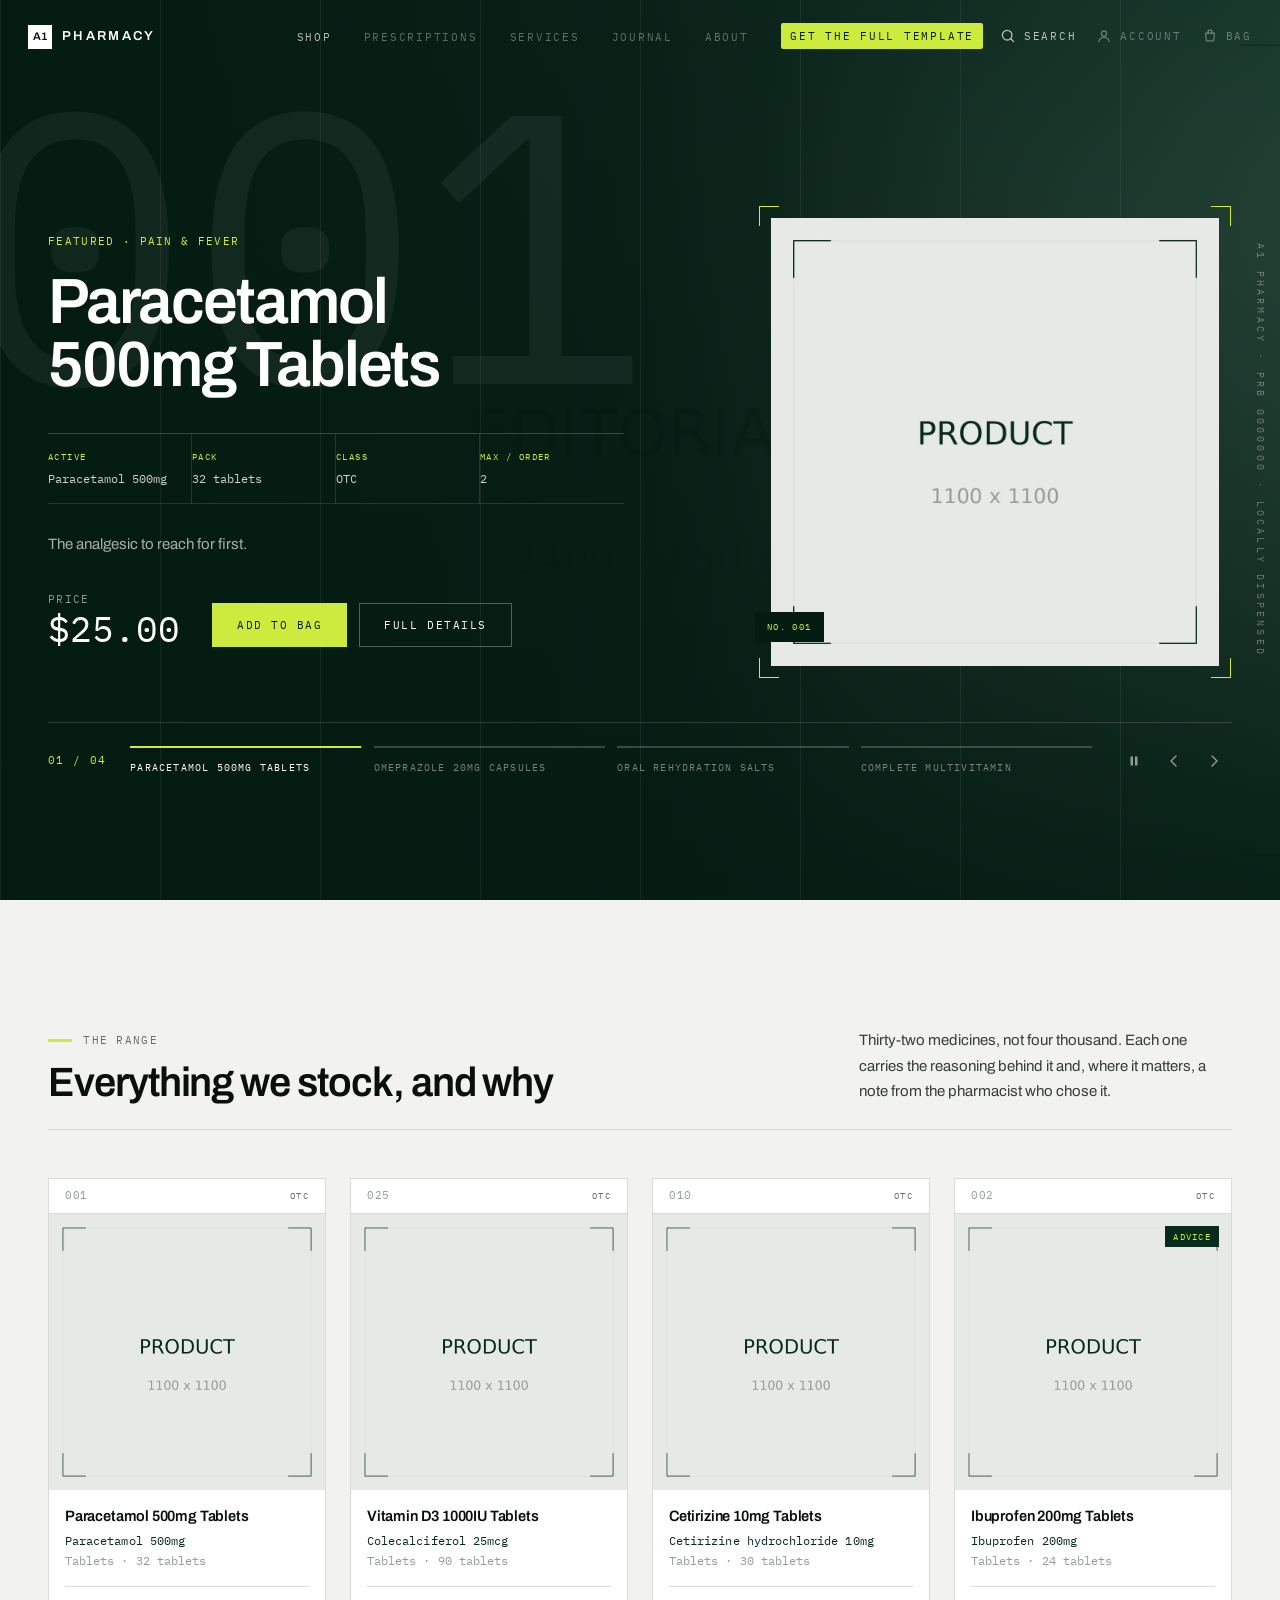
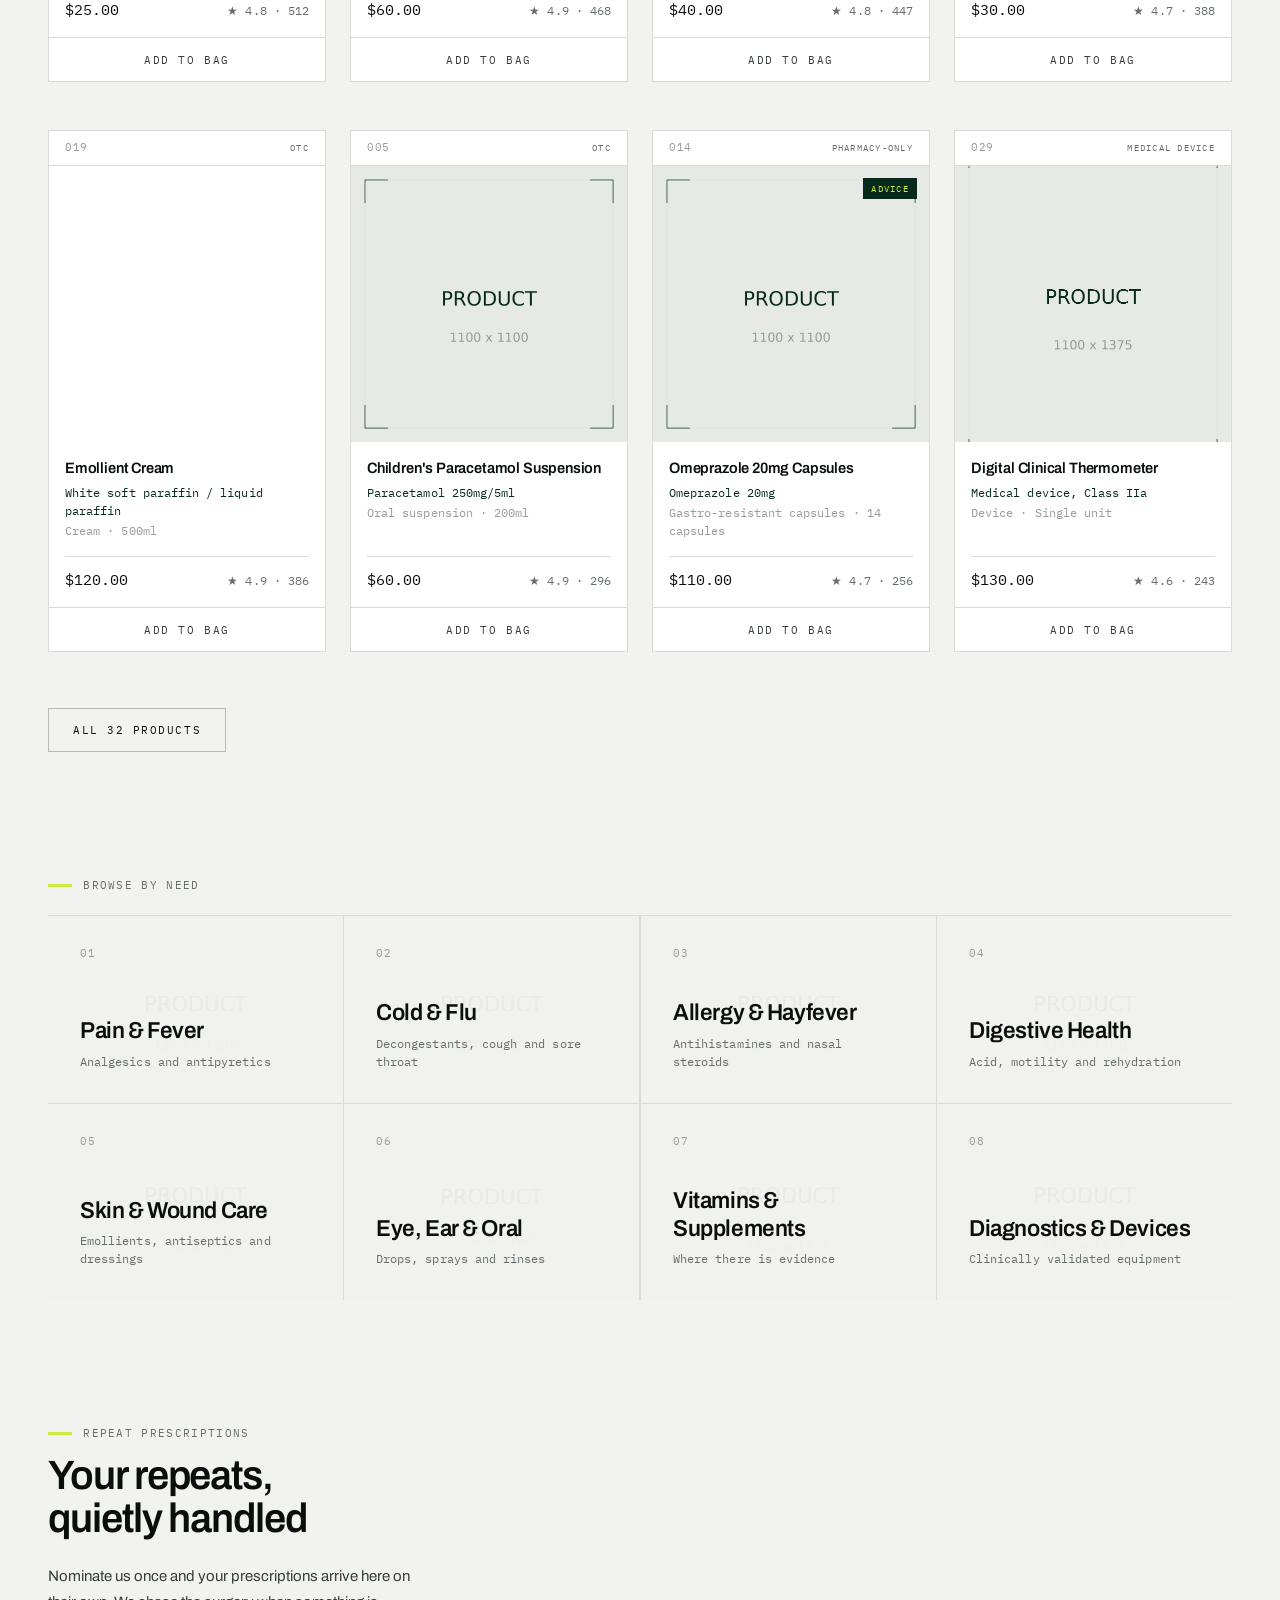
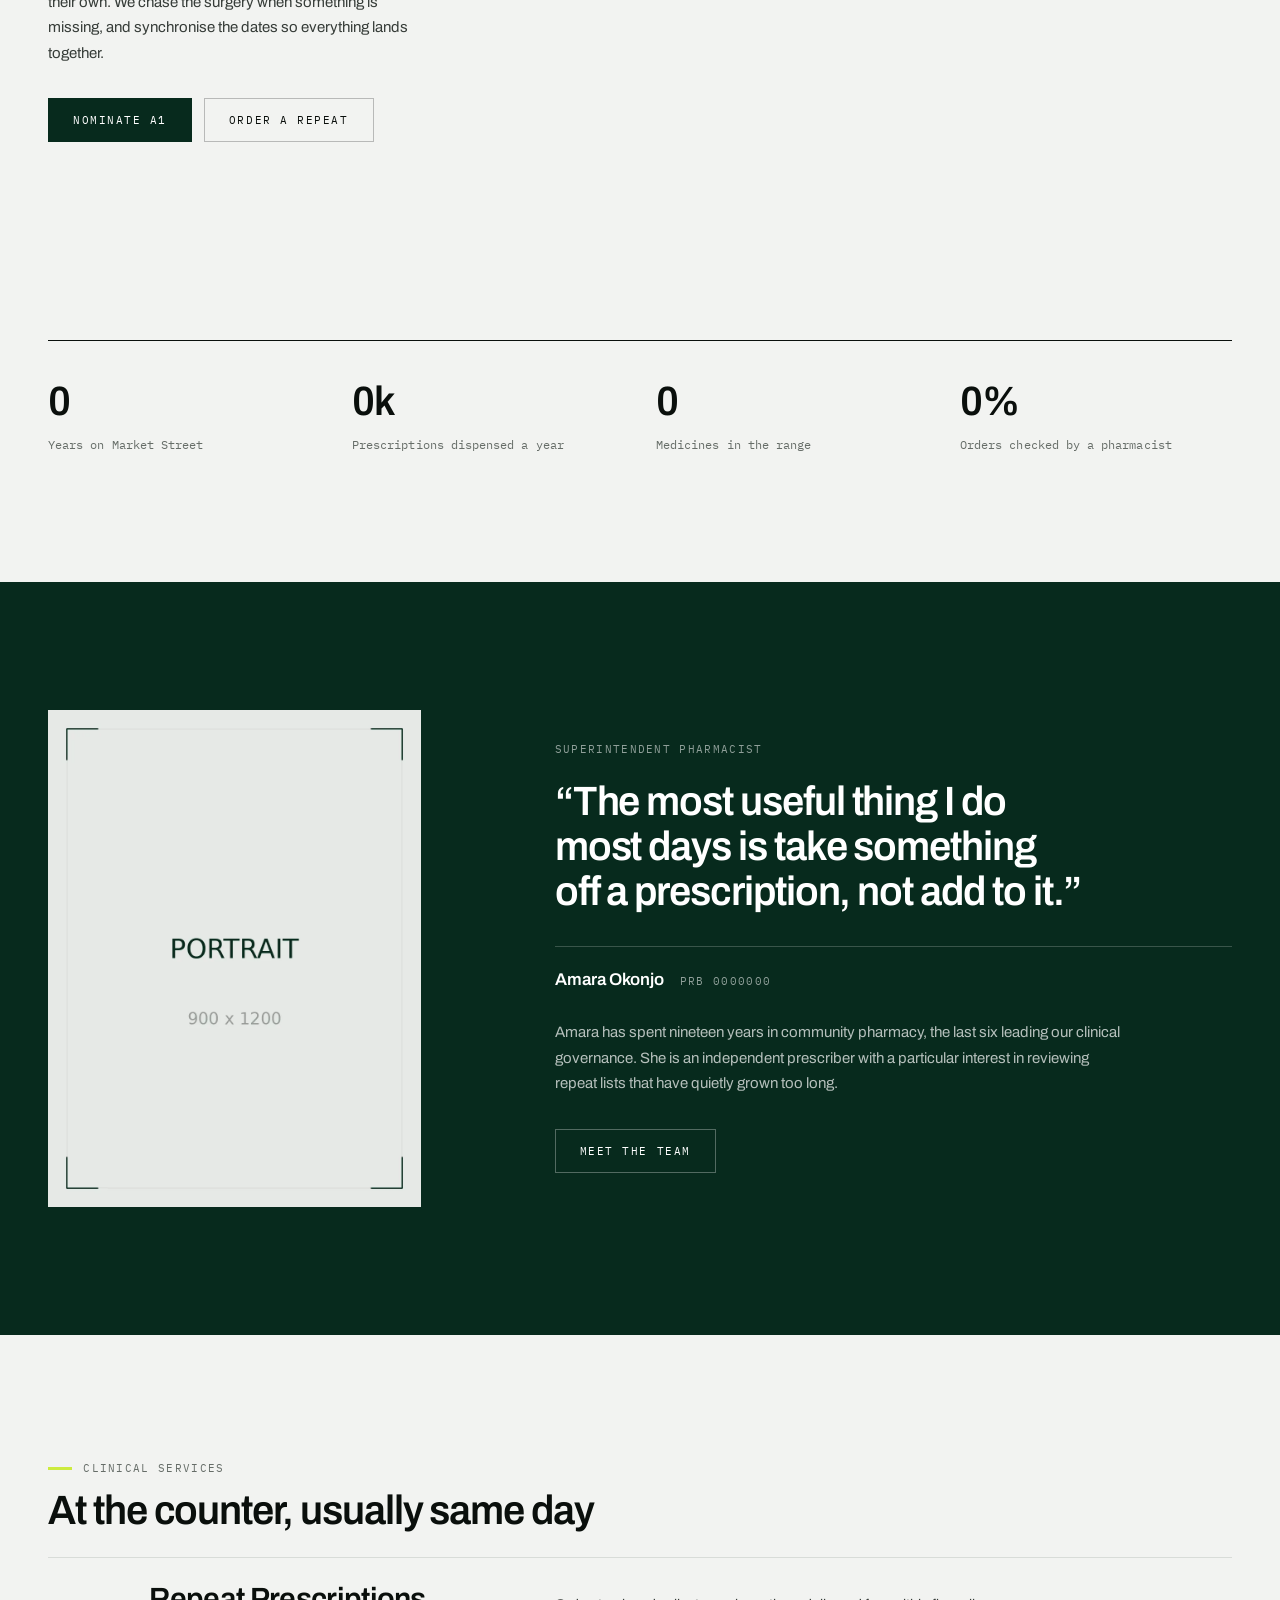
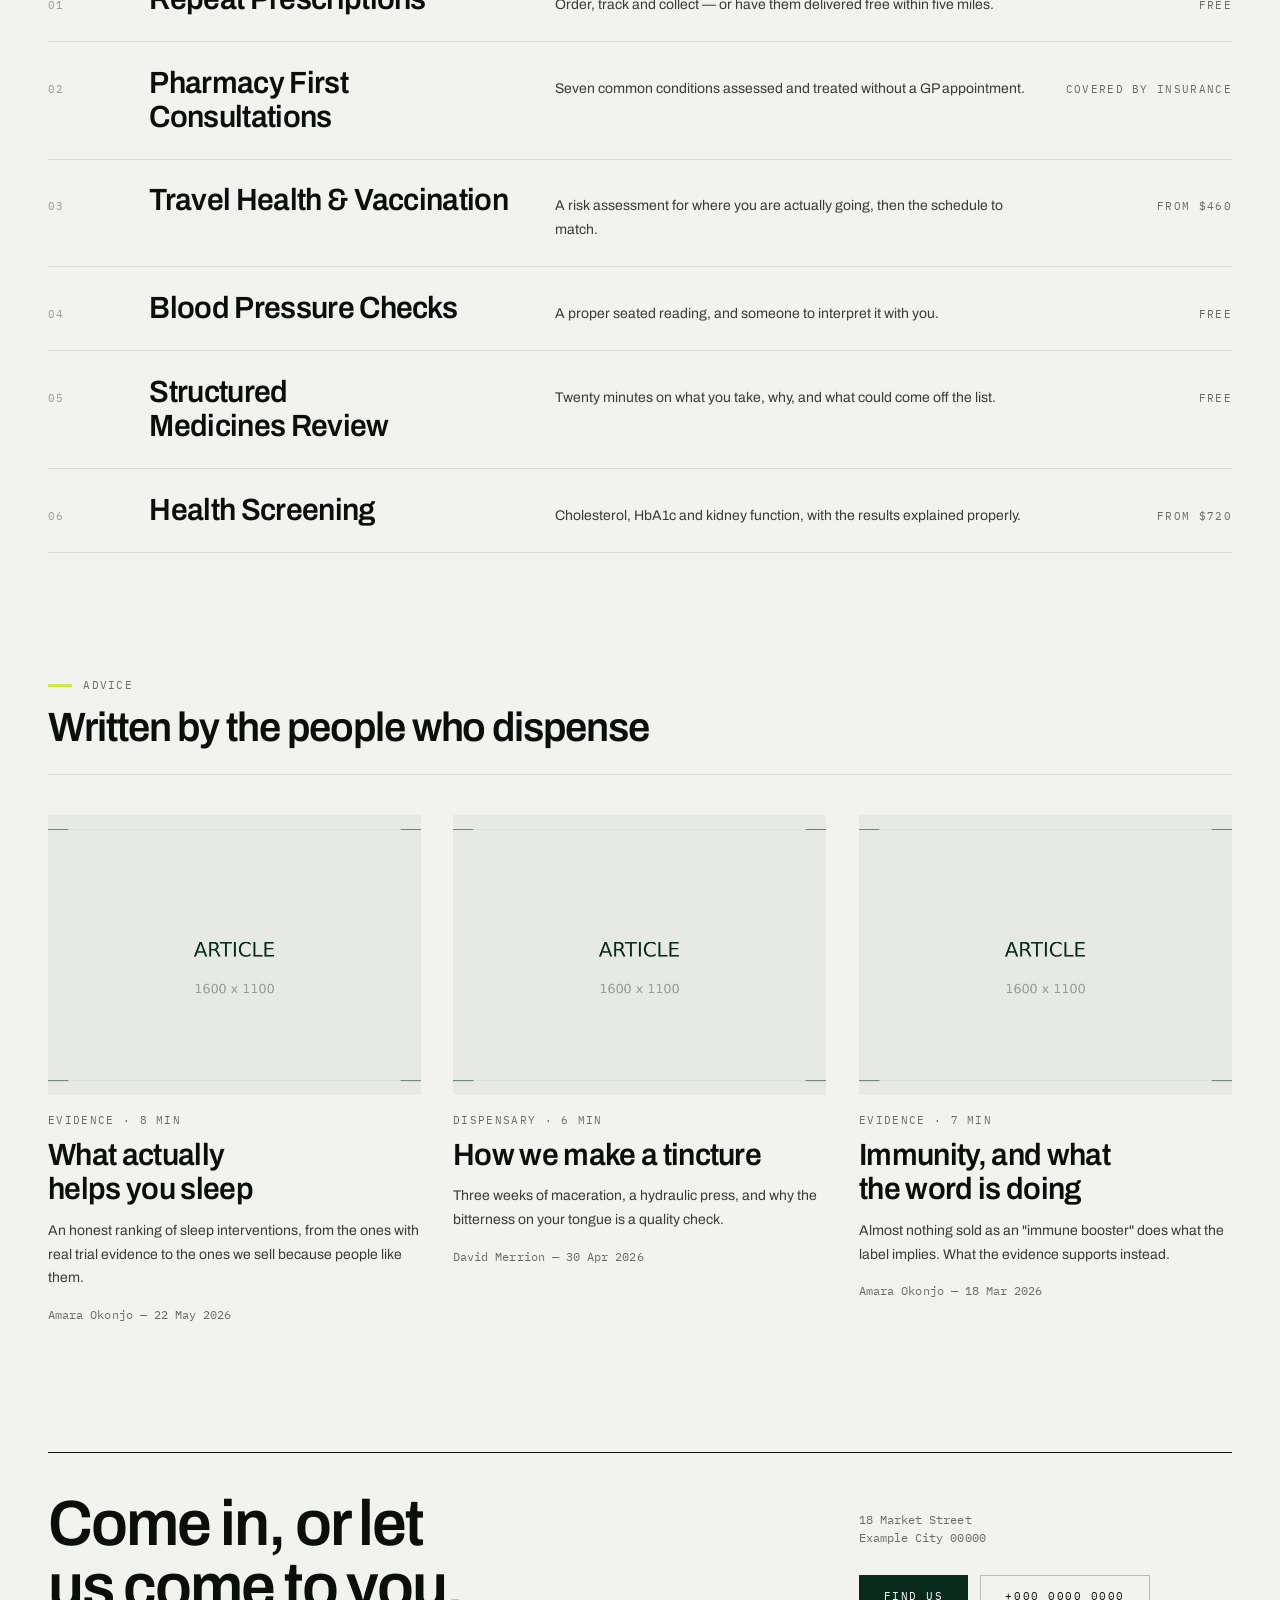
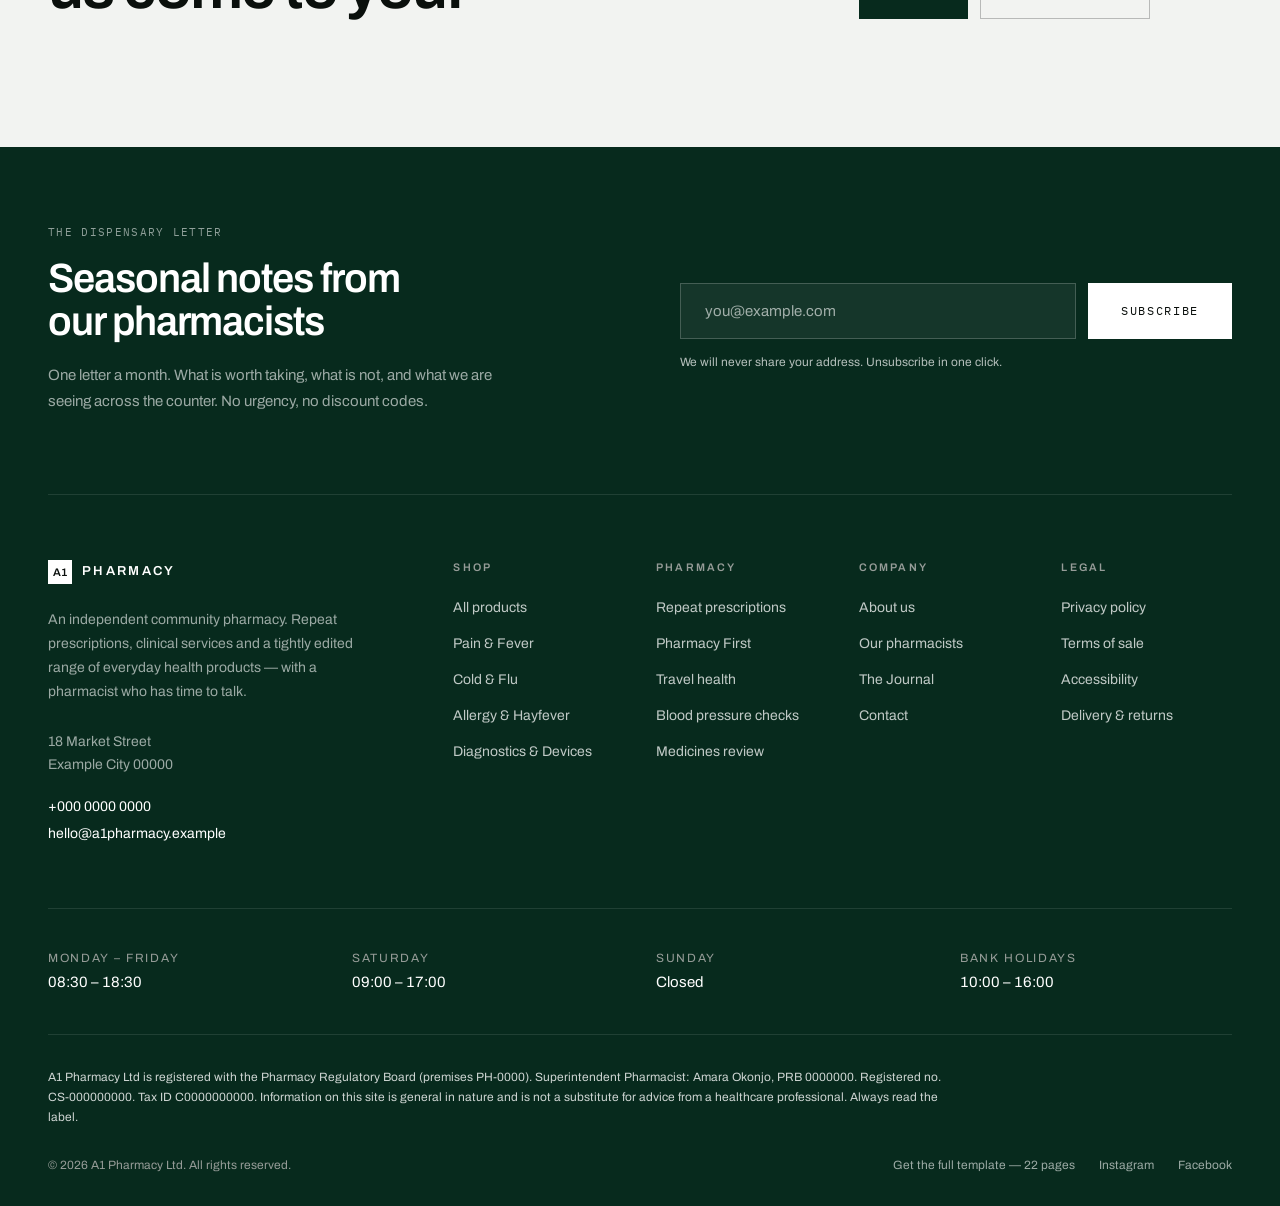
<file: index.html>
<!doctype html>
<html lang="en">
	<head>
		<meta charset="utf-8" />
		<meta name="viewport" content="width=device-width, initial-scale=1" />

		<title>A1 Pharmacy — A pharmacy with time to explain</title>
		<meta name="description" content="An independent community pharmacy. Repeat prescriptions, clinical services and a tightly edited range of everyday health products — with a pharmacist who has time to talk." />
		<meta name="theme-color" content="#1c4032" />
		<link rel="canonical" href="https://paragonslash.github.io/a1-pharmacy-free/" />

		<meta property="og:site_name" content="A1 Pharmacy" />
		<meta property="og:type" content="website" />
		<meta property="og:url" content="https://paragonslash.github.io/a1-pharmacy-free/" />
		<meta property="og:image" content="https://paragonslash.github.io/a1-pharmacy-free/og-image-free.jpg" />
		<meta property="og:image:width" content="1200" />
		<meta property="og:image:height" content="630" />
		<meta property="og:title" content="A1 Pharmacy — A pharmacy with time to explain" />
		<meta property="og:description" content="An independent community pharmacy. Repeat prescriptions, clinical services and a tightly edited range of everyday health products — with a pharmacist who has time to talk." />
		<meta name="twitter:card" content="summary_large_image" />

		<link rel="icon" href="favicon.svg" type="image/svg+xml" />

		<!-- The typeface used by the first line of every page. -->
		<link
			rel="preload"
			href="fonts/archivo-latin-wdth-normal.woff2"
			as="font"
			type="font/woff2"
			crossorigin
		/>

		<!-- Shared styles. Page-specific rules follow, so they can override. -->
		<link rel="stylesheet" href="css/main.css" />
		<link rel="stylesheet" href="css/pages/hero.css" />
		<link rel="stylesheet" href="css/pages/home.css" />
	</head>

	<body data-full-bleed>
		<div class="page">
			<a href="#main" class="skip-link visually-hidden-focusable">Skip to content</a>

			<header class="site-header site-header--over-media" data-site-header>
				<nav class="site-header__inner" aria-label="Primary">
					<div class="site-header__bar">
						<!-- Left: wordmark -->
						<a href="index.html" aria-label="A1 Pharmacy — home" data-nav-plain>
							<span class="logo">
					<span class="logo__mark" aria-hidden="true">A1</span>
					<span class="logo__name">Pharmacy</span>
				</span>
						</a>

						<!-- Centre: navigation -->
						<ul class="primary-nav">
						<li>
							<a
								href="shop.html"
								class="nav-link" data-mega-trigger="shop" aria-expanded="false" aria-controls="mega-shop"
							>Shop</a>
						</li>
						<li>
							<a class="nav-link--inert nav-link" data-nav-plain>Prescriptions</a>
						</li>
						<li>
							<a class="nav-link--inert nav-link" data-mega-trigger="services" aria-expanded="false" aria-controls="mega-services">Services</a>
						</li>
						<li>
							<a class="nav-link--inert nav-link" data-nav-plain>Journal</a>
						</li>
						<li>
							<a class="nav-link--inert nav-link" data-nav-plain>About</a>
						</li>
						<li>
							<a href="https://paragonslash.gumroad.com/l/a1pharmacy?referrer=github.com%2Fparagonslash%2Fa1-pharmacy-free" rel="noreferrer noopener" target="_blank" class="nav-link nav-link--upgrade" data-nav-plain>Get the full template</a>
						</li>
						</ul>

						<!-- Right: utilities -->
						<div class="header-tools">
							<button
								type="button"
								class="nav-link header-tools__optional"
								data-overlay-open="search"
								aria-expanded="false"
								aria-controls="site-search-overlay"
							>
								<svg class="nav-link__icon" viewBox="0 0 20 20" fill="none" stroke="currentColor" stroke-width="1.6" aria-hidden="true"><circle cx="9" cy="9" r="6" /><path d="M13.5 13.5L17 17" stroke-linecap="round" /></svg>
								Search
							</button>

							<a class="nav-link--inert nav-link header-tools__optional">
								<svg class="nav-link__icon" viewBox="0 0 20 20" fill="none" stroke="currentColor" stroke-width="1.6" aria-hidden="true"><circle cx="10" cy="7" r="3.25" /><path d="M3.75 17c0-3.2 2.8-5.25 6.25-5.25S16.25 13.8 16.25 17" stroke-linecap="round" /></svg>
								Account
							</a>

							<!--
								The bag is a plain link. The preview below it is a hover
								convenience only — nothing here is reachable by hovering alone.
							-->
							<a class="nav-link--inert nav-link nav-link--emphasis">
								<svg class="nav-link__icon" viewBox="0 0 20 20" fill="none" stroke="currentColor" stroke-width="1.6" aria-hidden="true"><path d="M4.5 6.5h11l-1 9.5h-9z" stroke-linejoin="round" /><path d="M7.5 6.5V5a2.5 2.5 0 015 0v1.5" stroke-linecap="round" /></svg>
								Bag
							</a>

							<button
								type="button"
								class="menu-toggle"
								data-overlay-open="mobile-nav"
								aria-expanded="false"
								aria-controls="mobile-nav-overlay"
								aria-label="Open menu"
							>
								<span class="menu-toggle__bar"></span>
								<span class="menu-toggle__bar"></span>
							</button>
						</div>
					</div>
				</nav>

				<div class="mega-panel" id="mega-shop" data-mega-panel="shop" role="region" aria-label="Shop menu">
					<div class="mega-panel__inner">
						<p class="label mega-panel__heading">Index</p>

						<ul class="mega-index">
							<li class="mega-index__item">
								<a href="shop.html?category=pain-and-fever" class="mega-index__link">
									<span class="index-no">01</span>
									<span class="mega-index__name">Pain &amp; Fever</span>
								</a>
							</li>
							<li class="mega-index__item">
								<a href="shop.html?category=cold-and-flu" class="mega-index__link">
									<span class="index-no">02</span>
									<span class="mega-index__name">Cold &amp; Flu</span>
								</a>
							</li>
							<li class="mega-index__item">
								<a href="shop.html?category=allergy-and-hayfever" class="mega-index__link">
									<span class="index-no">03</span>
									<span class="mega-index__name">Allergy &amp; Hayfever</span>
								</a>
							</li>
							<li class="mega-index__item">
								<a href="shop.html?category=digestive-health" class="mega-index__link">
									<span class="index-no">04</span>
									<span class="mega-index__name">Digestive Health</span>
								</a>
							</li>
							<li class="mega-index__item">
								<a href="shop.html?category=skin-and-wound-care" class="mega-index__link">
									<span class="index-no">05</span>
									<span class="mega-index__name">Skin &amp; Wound Care</span>
								</a>
							</li>
							<li class="mega-index__item">
								<a href="shop.html?category=eye-ear-and-oral" class="mega-index__link">
									<span class="index-no">06</span>
									<span class="mega-index__name">Eye, Ear &amp; Oral</span>
								</a>
							</li>
							<li class="mega-index__item">
								<a href="shop.html?category=vitamins-and-supplements" class="mega-index__link">
									<span class="index-no">07</span>
									<span class="mega-index__name">Vitamins &amp; Supplements</span>
								</a>
							</li>
							<li class="mega-index__item">
								<a href="shop.html?category=diagnostics-and-devices" class="mega-index__link">
									<span class="index-no">08</span>
									<span class="mega-index__name">Diagnostics &amp; Devices</span>
								</a>
							</li>
						</ul>

						<div class="mega-featured">
							<p class="label">Selected</p>
							<div class="mega-featured__grid">
								<a href="product.html" class="mega-featured__link">
									<div class="plate plate--lit" style="--plate-ratio: 4 / 5">
						<img
							src="images/products/pk-bottle-tablets.webp"
							alt="Paracetamol 500mg Tablets"
							width="1100" height="1100"
							sizes="16vw"
							loading="lazy"
							decoding="async"
							
							class="mega-featured__image"
						/>
					</div>
									<p class="mega-featured__item-no">001</p>
									<p class="mega-featured__name">Paracetamol 500mg Tablets</p>
									<p class="mega-featured__price" data-numeric>$25.00</p>
								</a>
								<a href="product.html" class="mega-featured__link">
									<div class="plate plate--lit" style="--plate-ratio: 4 / 5">
						<img
							src="images/products/pk-bottle-capsules.webp"
							alt="Omeprazole 20mg Capsules"
							width="1100" height="1100"
							sizes="16vw"
							loading="lazy"
							decoding="async"
							
							class="mega-featured__image"
						/>
					</div>
									<p class="mega-featured__item-no">014</p>
									<p class="mega-featured__name">Omeprazole 20mg Capsules</p>
									<p class="mega-featured__price" data-numeric>$110.00</p>
								</a>
							</div>
						</div>
					</div>
				</div>
				<div class="mega-panel" id="mega-services" data-mega-panel="services" role="region" aria-label="Services menu">
					<div class="mega-panel__inner">
						<p class="label mega-panel__heading">Services</p>
						<ul class="mega-index mega-index--wide">
							<li class="mega-index__item">
								<a class="mega-index__link mega-index__link--stacked" data-inert>
									<span class="mega-index__row">
										<span class="index-no">01</span>
										<span class="mega-index__name">Repeat Prescriptions</span>
									</span>
									<span class="mega-index__summary">Order, track and collect — or have them delivered free within five miles.</span>
								</a>
							</li>
							<li class="mega-index__item">
								<a class="mega-index__link mega-index__link--stacked" data-inert>
									<span class="mega-index__row">
										<span class="index-no">02</span>
										<span class="mega-index__name">Pharmacy First Consultations</span>
									</span>
									<span class="mega-index__summary">Seven common conditions assessed and treated without a GP appointment.</span>
								</a>
							</li>
							<li class="mega-index__item">
								<a class="mega-index__link mega-index__link--stacked" data-inert>
									<span class="mega-index__row">
										<span class="index-no">03</span>
										<span class="mega-index__name">Travel Health &amp; Vaccination</span>
									</span>
									<span class="mega-index__summary">A risk assessment for where you are actually going, then the schedule to match.</span>
								</a>
							</li>
							<li class="mega-index__item">
								<a class="mega-index__link mega-index__link--stacked" data-inert>
									<span class="mega-index__row">
										<span class="index-no">04</span>
										<span class="mega-index__name">Blood Pressure Checks</span>
									</span>
									<span class="mega-index__summary">A proper seated reading, and someone to interpret it with you.</span>
								</a>
							</li>
							<li class="mega-index__item">
								<a class="mega-index__link mega-index__link--stacked" data-inert>
									<span class="mega-index__row">
										<span class="index-no">05</span>
										<span class="mega-index__name">Structured Medicines Review</span>
									</span>
									<span class="mega-index__summary">Twenty minutes on what you take, why, and what could come off the list.</span>
								</a>
							</li>
							<li class="mega-index__item">
								<a class="mega-index__link mega-index__link--stacked" data-inert>
									<span class="mega-index__row">
										<span class="index-no">06</span>
										<span class="mega-index__name">Health Screening</span>
									</span>
									<span class="mega-index__summary">Cholesterol, HbA1c and kidney function, with the results explained properly.</span>
								</a>
							</li>
						</ul>
					</div>
				</div>
			</header>
			<!-- ── Mobile menu ───────────────────────────────────────────────── -->
			<div class="overlay overlay--nav" id="mobile-nav-overlay" data-overlay="mobile-nav" hidden>
				<button type="button" class="overlay__scrim" data-overlay-close tabindex="-1" aria-label="Close menu"></button>

				<div class="overlay__panel" data-overlay-panel role="dialog" aria-modal="true" aria-label="Menu">
					<nav class="shell" aria-label="Mobile">
						<ul>
							<li>
								<a href="shop.html" class="mobile-nav__link" style="--row-index: 0">
									Shop
									<svg class="mobile-nav__chevron" viewBox="0 0 16 16" fill="none" stroke="currentColor" stroke-width="1.5" aria-hidden="true"><path d="M2.5 8h11M9 3.5L13.5 8 9 12.5" stroke-linecap="round" stroke-linejoin="round" /></svg>
								</a>
							</li>
							<li>
								<a class="mobile-nav__link" style="--row-index: 1" data-inert>
									Prescriptions
									<svg class="mobile-nav__chevron" viewBox="0 0 16 16" fill="none" stroke="currentColor" stroke-width="1.5" aria-hidden="true"><path d="M2.5 8h11M9 3.5L13.5 8 9 12.5" stroke-linecap="round" stroke-linejoin="round" /></svg>
								</a>
							</li>
							<li>
								<a class="mobile-nav__link" style="--row-index: 2" data-inert>
									Services
									<svg class="mobile-nav__chevron" viewBox="0 0 16 16" fill="none" stroke="currentColor" stroke-width="1.5" aria-hidden="true"><path d="M2.5 8h11M9 3.5L13.5 8 9 12.5" stroke-linecap="round" stroke-linejoin="round" /></svg>
								</a>
							</li>
							<li>
								<a class="mobile-nav__link" style="--row-index: 3" data-inert>
									Journal
									<svg class="mobile-nav__chevron" viewBox="0 0 16 16" fill="none" stroke="currentColor" stroke-width="1.5" aria-hidden="true"><path d="M2.5 8h11M9 3.5L13.5 8 9 12.5" stroke-linecap="round" stroke-linejoin="round" /></svg>
								</a>
							</li>
							<li>
								<a class="mobile-nav__link" style="--row-index: 4" data-inert>
									About
									<svg class="mobile-nav__chevron" viewBox="0 0 16 16" fill="none" stroke="currentColor" stroke-width="1.5" aria-hidden="true"><path d="M2.5 8h11M9 3.5L13.5 8 9 12.5" stroke-linecap="round" stroke-linejoin="round" /></svg>
								</a>
							</li>
							<li>
								<a href="https://paragonslash.gumroad.com/l/a1pharmacy?referrer=github.com%2Fparagonslash%2Fa1-pharmacy-free" rel="noreferrer noopener" target="_blank" class="mobile-nav__link" style="--row-index: 5">Get the full template
									<svg class="mobile-nav__chevron" viewBox="0 0 16 16" fill="none" stroke="currentColor" stroke-width="1.5" aria-hidden="true"><path d="M2.5 8h11M9 3.5L13.5 8 9 12.5" stroke-linecap="round" stroke-linejoin="round" /></svg>
								</a>
							</li>
						</ul>

						<div class="mobile-nav__section">
							<p class="label mobile-nav__heading">Categories</p>
							<ul class="mobile-nav__chips">
								<li><a href="shop.html?category=pain-and-fever" class="chip">Pain &amp; Fever</a></li>
								<li><a href="shop.html?category=cold-and-flu" class="chip">Cold &amp; Flu</a></li>
								<li><a href="shop.html?category=allergy-and-hayfever" class="chip">Allergy &amp; Hayfever</a></li>
								<li><a href="shop.html?category=digestive-health" class="chip">Digestive Health</a></li>
								<li><a href="shop.html?category=skin-and-wound-care" class="chip">Skin &amp; Wound Care</a></li>
								<li><a href="shop.html?category=eye-ear-and-oral" class="chip">Eye, Ear &amp; Oral</a></li>
								<li><a href="shop.html?category=vitamins-and-supplements" class="chip">Vitamins &amp; Supplements</a></li>
								<li><a href="shop.html?category=diagnostics-and-devices" class="chip">Diagnostics &amp; Devices</a></li>
							</ul>

							<div class="mobile-nav__footer">
								<a class="link-rule" data-inert>Your account</a>
								<a href="tel:+0000000000" class="link-rule">+000 0000 0000</a>
								<p style="color: var(--color-ink-3)">18 Market Street, Example City 00000</p>
							</div>
						</div>
					</nav>
				</div>
			</div>

			<!-- ── Search ────────────────────────────────────────────────────── -->
			<div class="overlay overlay--search" id="site-search-overlay" data-overlay="search" hidden>
				<button type="button" class="overlay__scrim" data-overlay-close tabindex="-1" aria-label="Close search"></button>

				<div class="overlay__panel" data-overlay-panel role="dialog" aria-modal="true" aria-label="Search">
					<div class="shell">
						<form role="search" data-search-form>
							<label for="site-search" class="label">Search the pharmacy</label>

							<div class="search-field">
								<svg class="search-field__icon" viewBox="0 0 20 20" fill="none" stroke="currentColor" stroke-width="1.5" aria-hidden="true">
									<circle cx="9" cy="9" r="6" />
									<path d="M13.5 13.5L17 17" stroke-linecap="round" />
								</svg>

								<input
									id="site-search"
									name="q"
									type="search"
									class="search-field__input"
									placeholder="Magnesium, eczema, thermometer…"
									autocomplete="off"
									data-overlay-autofocus
								/>

								<button type="button" class="search-field__close" data-overlay-close aria-label="Close search">
									<svg viewBox="0 0 20 20" fill="none" stroke="currentColor" stroke-width="1.5" aria-hidden="true" style="width:1.25rem;height:1.25rem">
										<path d="M5 5l10 10M15 5L5 15" stroke-linecap="round" />
									</svg>
								</button>
							</div>
						</form>

						<!-- Shown while the field is empty. -->
						<div class="search-suggestions">
							<div>
								<p class="label">Common searches</p>
								<ul class="search-suggestions__chips">
								<li><button type="button" class="chip">Paracetamol</button></li>
								<li><button type="button" class="chip">Vitamin D</button></li>
								<li><button type="button" class="chip">Hayfever</button></li>
								<li><button type="button" class="chip">Eczema</button></li>
								<li><button type="button" class="chip">Thermometer</button></li>
								</ul>
							</div>

							<div>
								<p class="label">Browse</p>
								<ul class="search-suggestions__links">
								<li><a href="shop.html?category=pain-and-fever" class="link-rule">Pain &amp; Fever</a></li>
								<li><a href="shop.html?category=cold-and-flu" class="link-rule">Cold &amp; Flu</a></li>
								<li><a href="shop.html?category=allergy-and-hayfever" class="link-rule">Allergy &amp; Hayfever</a></li>
								<li><a href="shop.html?category=digestive-health" class="link-rule">Digestive Health</a></li>
								<li><a href="shop.html?category=skin-and-wound-care" class="link-rule">Skin &amp; Wound Care</a></li>
								<li><a href="shop.html?category=eye-ear-and-oral" class="link-rule">Eye, Ear &amp; Oral</a></li>
								</ul>
							</div>
						</div>
					</div>
				</div>
			</div>

			<main class="page__main" id="main">
				<h1 class="visually-hidden">A1 Pharmacy — A pharmacy with time to explain</h1>

				<section
					class="hero"
					data-surface="dark"
					data-hero-carousel
					data-interval="7000"
					aria-roledescription="carousel"
					aria-label="Featured products"
				>
					<!--
						Backdrop, in four layers so the field is never a flat block of
						green: a dispensary photograph for texture, a bloom of the current
						packshot, a gradient that protects the type, and ruled column
						guides on top.
					-->
					<div class="hero__backdrop" aria-hidden="true">
						<div class="hero__texture">
							<img src="images/editorial/dispensary-shelving.webp" alt="" width="1400" height="1400" />
						</div>

						<div class="hero-bloom" data-hero-bloom data-slide-index="0" data-active>
							<img src="images/products/pk-bottle-tablets.webp" alt="" width="1100" height="1100" loading="lazy" />
						</div>
						<div class="hero-bloom" data-hero-bloom data-slide-index="1" >
							<img src="images/products/pk-bottle-capsules.webp" alt="" width="1100" height="1100" loading="lazy" />
						</div>
						<div class="hero-bloom" data-hero-bloom data-slide-index="2" >
							<img src="images/products/pk-carton-sachets.webp" alt="" width="1100" height="1100" loading="lazy" />
						</div>
						<div class="hero-bloom" data-hero-bloom data-slide-index="3" >
							<img src="images/products/pk-vial-amber.webp" alt="" width="1100" height="1100" loading="lazy" />
						</div>

						<div class="hero__wash"></div>
						<div class="hero__wash hero__wash--foot"></div>
						<div class="hero__guides"></div>
					</div>

					<!-- Oversized catalogue number, bled off the left edge -->
					<span class="hero__catalogue-number" data-hero-catalogue-number aria-hidden="true">
						001
					</span>

					<!-- Vertical dispensing rail, right edge -->
					<p class="hero__vertical-rail" aria-hidden="true">
						A1 Pharmacy · PRB 0000000 · Locally Dispensed
					</p>

					<div class="shell hero__inner">
						<div class="hero__slides">
						<div
							class="hero-slide"
							data-hero-slide
							data-slide-index="0"
							data-active
							role="group"
							aria-roledescription="slide"
							aria-label="1 of 4: Paracetamol 500mg Tablets"
							
						>
							<div class="hero-slide__grid">
								<!-- ───────────────────────────────────────── detail ── -->
								<div class="hero-slide__detail">
									<p class="label label--accent hero-slide__eyebrow">
										Featured · Pain &amp; Fever
									</p>

									<h2 class="text-d2 hero-slide__title">Paracetamol 500mg Tablets</h2>

									<dl class="hero-spec">
									<div class="hero-spec__cell">
										<dt class="hero-spec__term">Active</dt>
										<dd class="hero-spec__value">Paracetamol 500mg</dd>
									</div>
									<div class="hero-spec__cell">
										<dt class="hero-spec__term">Pack</dt>
										<dd class="hero-spec__value">32 tablets</dd>
									</div>
									<div class="hero-spec__cell">
										<dt class="hero-spec__term">Class</dt>
										<dd class="hero-spec__value">OTC</dd>
									</div>
									<div class="hero-spec__cell">
										<dt class="hero-spec__term">Max / order</dt>
										<dd class="hero-spec__value">2</dd>
									</div>
									</dl>

									<p class="hero-slide__summary">The analgesic to reach for first.</p>

									<div class="hero-slide__actions">
										<div class="hero-slide__price">
											<span class="label label--light">Price</span>
											<p class="hero-slide__price-row">
												<span class="hero-slide__price-value">$25.00</span>
												
											</p>
										</div>

										<div class="button-row">
											<button
												type="button"
												data-add-to-bag
												class="button button--accent button--md"
											><span class="button__label">Add to bag</span></button>

											<a href="product.html" class="button button--outline-light button--md">
												Full details
											</a>
										</div>
									</div>
								</div>

								<!-- ─────────────────────────────────────── packshot ── -->
								<div class="hero-slide__packshot">
									<div class="hero-plate">
										<!-- Registration marks -->
										<span class="hero-plate__mark hero-plate__mark--tl" aria-hidden="true"></span>
										<span class="hero-plate__mark hero-plate__mark--tr" aria-hidden="true"></span>
										<span class="hero-plate__mark hero-plate__mark--bl" aria-hidden="true"></span>
										<span class="hero-plate__mark hero-plate__mark--br" aria-hidden="true"></span>

										<div class="hero-plate__image">
											<img
												src="images/products/pk-bottle-tablets.webp"
												alt="Paracetamol 500mg Tablets"
												width="1100"
												height="1100"
												loading="eager"
												fetchpriority="high"
											/>
										</div>

										<div class="hero-plate__tag" aria-hidden="true">
											<p class="hero-plate__tag-text">No. 001</p>
										</div>

										
									</div>
								</div>
							</div>
						</div>
						<div
							class="hero-slide"
							data-hero-slide
							data-slide-index="1"
							
							role="group"
							aria-roledescription="slide"
							aria-label="2 of 4: Omeprazole 20mg Capsules"
							aria-hidden="true"
						>
							<div class="hero-slide__grid">
								<!-- ───────────────────────────────────────── detail ── -->
								<div class="hero-slide__detail">
									<p class="label label--accent hero-slide__eyebrow">
										Featured · Digestive Health
									</p>

									<h2 class="text-d2 hero-slide__title">Omeprazole 20mg Capsules</h2>

									<dl class="hero-spec">
									<div class="hero-spec__cell">
										<dt class="hero-spec__term">Active</dt>
										<dd class="hero-spec__value">Omeprazole 20mg</dd>
									</div>
									<div class="hero-spec__cell">
										<dt class="hero-spec__term">Pack</dt>
										<dd class="hero-spec__value">14 capsules</dd>
									</div>
									<div class="hero-spec__cell">
										<dt class="hero-spec__term">Class</dt>
										<dd class="hero-spec__value">Pharmacy-only</dd>
									</div>
									<div class="hero-spec__cell">
										<dt class="hero-spec__term">Max / order</dt>
										<dd class="hero-spec__value">1</dd>
									</div>
									</dl>

									<p class="hero-slide__summary">A proton pump inhibitor for reflux occurring twice a week or more.</p>

									<div class="hero-slide__actions">
										<div class="hero-slide__price">
											<span class="label label--light">Price</span>
											<p class="hero-slide__price-row">
												<span class="hero-slide__price-value">$110.00</span>
												
											</p>
										</div>

										<div class="button-row">
											<button
												type="button"
												data-add-to-bag
												class="button button--accent button--md"
											><span class="button__label">Add to bag</span></button>

											<a href="product.html" class="button button--outline-light button--md">
												Full details
											</a>
										</div>
									</div>
								</div>

								<!-- ─────────────────────────────────────── packshot ── -->
								<div class="hero-slide__packshot">
									<div class="hero-plate">
										<!-- Registration marks -->
										<span class="hero-plate__mark hero-plate__mark--tl" aria-hidden="true"></span>
										<span class="hero-plate__mark hero-plate__mark--tr" aria-hidden="true"></span>
										<span class="hero-plate__mark hero-plate__mark--bl" aria-hidden="true"></span>
										<span class="hero-plate__mark hero-plate__mark--br" aria-hidden="true"></span>

										<div class="hero-plate__image">
											<img
												src="images/products/pk-bottle-capsules.webp"
												alt="Omeprazole 20mg Capsules"
												width="1100"
												height="1100"
												loading="lazy"
												
											/>
										</div>

										<div class="hero-plate__tag" aria-hidden="true">
											<p class="hero-plate__tag-text">No. 014</p>
										</div>

										<span class="hero-plate__advice" aria-hidden="true">Pharmacist advice</span>
									</div>
								</div>
							</div>
						</div>
						<div
							class="hero-slide"
							data-hero-slide
							data-slide-index="2"
							
							role="group"
							aria-roledescription="slide"
							aria-label="3 of 4: Oral Rehydration Salts"
							aria-hidden="true"
						>
							<div class="hero-slide__grid">
								<!-- ───────────────────────────────────────── detail ── -->
								<div class="hero-slide__detail">
									<p class="label label--accent hero-slide__eyebrow">
										Featured · Digestive Health
									</p>

									<h2 class="text-d2 hero-slide__title">Oral Rehydration Salts</h2>

									<dl class="hero-spec">
									<div class="hero-spec__cell">
										<dt class="hero-spec__term">Active</dt>
										<dd class="hero-spec__value">Glucose / sodium chloride / potassium chloride</dd>
									</div>
									<div class="hero-spec__cell">
										<dt class="hero-spec__term">Pack</dt>
										<dd class="hero-spec__value">12 sachets</dd>
									</div>
									<div class="hero-spec__cell">
										<dt class="hero-spec__term">Class</dt>
										<dd class="hero-spec__value">OTC</dd>
									</div>
									<div class="hero-spec__cell">
										<dt class="hero-spec__term">Max / order</dt>
										<dd class="hero-spec__value">4</dd>
									</div>
									</dl>

									<p class="hero-slide__summary">The single most useful thing in the cupboard during a stomach bug.</p>

									<div class="hero-slide__actions">
										<div class="hero-slide__price">
											<span class="label label--light">Price</span>
											<p class="hero-slide__price-row">
												<span class="hero-slide__price-value">$60.00</span>
												
											</p>
										</div>

										<div class="button-row">
											<button
												type="button"
												data-add-to-bag
												class="button button--accent button--md"
											><span class="button__label">Add to bag</span></button>

											<a href="product.html" class="button button--outline-light button--md">
												Full details
											</a>
										</div>
									</div>
								</div>

								<!-- ─────────────────────────────────────── packshot ── -->
								<div class="hero-slide__packshot">
									<div class="hero-plate">
										<!-- Registration marks -->
										<span class="hero-plate__mark hero-plate__mark--tl" aria-hidden="true"></span>
										<span class="hero-plate__mark hero-plate__mark--tr" aria-hidden="true"></span>
										<span class="hero-plate__mark hero-plate__mark--bl" aria-hidden="true"></span>
										<span class="hero-plate__mark hero-plate__mark--br" aria-hidden="true"></span>

										<div class="hero-plate__image">
											<img
												src="images/products/pk-carton-sachets.webp"
												alt="Oral Rehydration Salts"
												width="1100"
												height="1100"
												loading="lazy"
												
											/>
										</div>

										<div class="hero-plate__tag" aria-hidden="true">
											<p class="hero-plate__tag-text">No. 017</p>
										</div>

										
									</div>
								</div>
							</div>
						</div>
						<div
							class="hero-slide"
							data-hero-slide
							data-slide-index="3"
							
							role="group"
							aria-roledescription="slide"
							aria-label="4 of 4: Complete Multivitamin"
							aria-hidden="true"
						>
							<div class="hero-slide__grid">
								<!-- ───────────────────────────────────────── detail ── -->
								<div class="hero-slide__detail">
									<p class="label label--accent hero-slide__eyebrow">
										Featured · Vitamins &amp; Supplements
									</p>

									<h2 class="text-d2 hero-slide__title">Complete Multivitamin</h2>

									<dl class="hero-spec">
									<div class="hero-spec__cell">
										<dt class="hero-spec__term">Active</dt>
										<dd class="hero-spec__value">Multivitamin and mineral</dd>
									</div>
									<div class="hero-spec__cell">
										<dt class="hero-spec__term">Pack</dt>
										<dd class="hero-spec__value">60 tablets</dd>
									</div>
									<div class="hero-spec__cell">
										<dt class="hero-spec__term">Class</dt>
										<dd class="hero-spec__value">OTC</dd>
									</div>
									<div class="hero-spec__cell">
										<dt class="hero-spec__term">Max / order</dt>
										<dd class="hero-spec__value">4</dd>
									</div>
									</dl>

									<p class="hero-slide__summary">A sensible daily base at doses near nutrient reference values.</p>

									<div class="hero-slide__actions">
										<div class="hero-slide__price">
											<span class="label label--light">Price</span>
											<p class="hero-slide__price-row">
												<span class="hero-slide__price-value">$90.00</span>
												
											</p>
										</div>

										<div class="button-row">
											<button
												type="button"
												data-add-to-bag
												class="button button--accent button--md"
											><span class="button__label">Add to bag</span></button>

											<a href="product.html" class="button button--outline-light button--md">
												Full details
											</a>
										</div>
									</div>
								</div>

								<!-- ─────────────────────────────────────── packshot ── -->
								<div class="hero-slide__packshot">
									<div class="hero-plate">
										<!-- Registration marks -->
										<span class="hero-plate__mark hero-plate__mark--tl" aria-hidden="true"></span>
										<span class="hero-plate__mark hero-plate__mark--tr" aria-hidden="true"></span>
										<span class="hero-plate__mark hero-plate__mark--bl" aria-hidden="true"></span>
										<span class="hero-plate__mark hero-plate__mark--br" aria-hidden="true"></span>

										<div class="hero-plate__image">
											<img
												src="images/products/pk-vial-amber.webp"
												alt="Complete Multivitamin"
												width="1100"
												height="1100"
												loading="lazy"
												
											/>
										</div>

										<div class="hero-plate__tag" aria-hidden="true">
											<p class="hero-plate__tag-text">No. 028</p>
										</div>

										
									</div>
								</div>
							</div>
						</div>
						</div>

						<!-- ─────────────────────────────────────── thumbnail rail ── -->
						<div class="hero-rail">
							<div class="hero-rail__row">
								<span class="label label--accent hero-rail__counter" data-numeric>
									<span data-hero-position>01</span> / 04
								</span>

								<ul class="hero-rail__list">
							<li class="hero-rail__item">
								<button
									type="button"
									class="hero-rail__button"
									data-hero-thumbnail
									data-slide-index="0"
									aria-label="Show Paracetamol 500mg Tablets"
									aria-current="true"
								>
									<span class="hero-rail__track">
										<span class="hero-rail__progress"></span>
									</span>
									<span class="hero-rail__name">Paracetamol 500mg Tablets</span>
								</button>
							</li>
							<li class="hero-rail__item">
								<button
									type="button"
									class="hero-rail__button"
									data-hero-thumbnail
									data-slide-index="1"
									aria-label="Show Omeprazole 20mg Capsules"
									
								>
									<span class="hero-rail__track">
										<span class="hero-rail__progress"></span>
									</span>
									<span class="hero-rail__name">Omeprazole 20mg Capsules</span>
								</button>
							</li>
							<li class="hero-rail__item">
								<button
									type="button"
									class="hero-rail__button"
									data-hero-thumbnail
									data-slide-index="2"
									aria-label="Show Oral Rehydration Salts"
									
								>
									<span class="hero-rail__track">
										<span class="hero-rail__progress"></span>
									</span>
									<span class="hero-rail__name">Oral Rehydration Salts</span>
								</button>
							</li>
							<li class="hero-rail__item">
								<button
									type="button"
									class="hero-rail__button"
									data-hero-thumbnail
									data-slide-index="3"
									aria-label="Show Complete Multivitamin"
									
								>
									<span class="hero-rail__track">
										<span class="hero-rail__progress"></span>
									</span>
									<span class="hero-rail__name">Complete Multivitamin</span>
								</button>
							</li>
								</ul>

								<div class="hero-rail__controls">
									<button type="button" class="hero-rail__control" data-hero-pause aria-pressed="false" aria-label="Pause automatic rotation">
										<svg class="hero-rail__icon" data-hero-icon-pause viewBox="0 0 16 16" fill="currentColor" aria-hidden="true">
											<rect x="4.5" y="3.5" width="2.5" height="9" />
											<rect x="9" y="3.5" width="2.5" height="9" />
										</svg>
										<svg class="hero-rail__icon" data-hero-icon-play viewBox="0 0 16 16" fill="currentColor" aria-hidden="true" hidden>
											<path d="M5 3.5l8 4.5-8 4.5z" />
										</svg>
									</button>
									<button type="button" class="hero-rail__control" data-hero-previous aria-label="Previous product">
										<svg class="hero-rail__icon" viewBox="0 0 16 16" fill="none" stroke="currentColor" stroke-width="1.4" aria-hidden="true">
											<path d="M10 3L5 8l5 5" stroke-linecap="round" stroke-linejoin="round" />
										</svg>
									</button>
									<button type="button" class="hero-rail__control" data-hero-next aria-label="Next product">
										<svg class="hero-rail__icon" viewBox="0 0 16 16" fill="none" stroke="currentColor" stroke-width="1.4" aria-hidden="true">
											<path d="M6 3l5 5-5 5" stroke-linecap="round" stroke-linejoin="round" />
										</svg>
									</button>
								</div>
							</div>
						</div>
					</div>

					<p class="visually-hidden" data-hero-announcement aria-live="polite"></p>
				</section>

				<!-- ══════════════════════════════════════════════════ Range ══ -->
				<section class="shell section">
					<div class="section-heading section-heading--split">
						<div class="section-heading__main">
							<p class="label label--mark">The range</p>
							<h2 class="text-d3 section-heading__title">Everything we stock, and why</h2>
						</div>
						<p class="section-heading__aside">
							Thirty-two medicines, not four thousand. Each one carries the reasoning behind it
							and, where it matters, a note from the pharmacist who chose it.
						</p>
					</div>

					<div
						class="product-grid product-grid--four home-range__grid"
						data-reveal-on-scroll
						data-reveal-stagger="60"
						data-reveal-threshold="0.03"
					>
<article
						class="product-card"
						data-product
						data-category="pain-and-fever"
						data-concerns="pain fever"
						data-price="25"
						data-stock="420"
						data-rating="4.8"
						data-bestseller="true"
						data-new="false"
						data-search="paracetamol 500mg tablets pain and fever, first line a1 pharmacy tablets"
					>
						<a href="product.html" class="product-card__link">
							<div class="product-card__header">
								<span class="index-no">001</span>
								<span class="product-card__classification">OTC</span>
							</div>

							<div class="product-card__plate">
								<div class="plate plate--lit" style="--plate-ratio: 1 / 1">
						<img
							src="images/products/pk-bottle-tablets.webp"
							alt="Paracetamol 500mg Tablets"
							width="1100" height="1100"
							sizes="(min-width: 1280px) 24vw, (min-width: 768px) 33vw, 50vw"
							loading="eager"
							decoding="sync"
							fetchpriority="high"
							class="product-card__image"
						/>
					</div>

								
								
							</div>

							<div class="product-card__body">
								<h3 class="product-card__name">Paracetamol 500mg Tablets</h3>
								<p class="data product-card__ingredient">Paracetamol 500mg</p>
								<p class="data product-card__specification">Tablets · 32 tablets</p>

								<div class="product-card__price-row">
									<span class="product-card__price">$25.00</span>
									<span class="data">★ 4.8 · 512</span>
								</div>
							</div>
						</a>

						<button
							type="button"
							data-add-to-bag
							class="product-card__add"
						>Add to bag</button>
					</article>
<article
						class="product-card"
						data-product
						data-category="vitamins-and-supplements"
						data-concerns=""
						data-price="60"
						data-stock="340"
						data-rating="4.9"
						data-bestseller="true"
						data-new="false"
						data-search="vitamin d3 1000iu tablets october to march, per ghana fda guidance a1 pharmacy tablets"
					>
						<a href="product.html" class="product-card__link">
							<div class="product-card__header">
								<span class="index-no">025</span>
								<span class="product-card__classification">OTC</span>
							</div>

							<div class="product-card__plate">
								<div class="plate plate--lit" style="--plate-ratio: 1 / 1">
						<img
							src="images/products/pk-vial-tablets.webp"
							alt="Vitamin D3 1000IU Tablets"
							width="1100" height="1100"
							sizes="(min-width: 1280px) 24vw, (min-width: 768px) 33vw, 50vw"
							loading="eager"
							decoding="sync"
							fetchpriority="high"
							class="product-card__image"
						/>
					</div>

								
								
							</div>

							<div class="product-card__body">
								<h3 class="product-card__name">Vitamin D3 1000IU Tablets</h3>
								<p class="data product-card__ingredient">Colecalciferol 25mcg</p>
								<p class="data product-card__specification">Tablets · 90 tablets</p>

								<div class="product-card__price-row">
									<span class="product-card__price">$60.00</span>
									<span class="data">★ 4.9 · 468</span>
								</div>
							</div>
						</a>

						<button
							type="button"
							data-add-to-bag
							class="product-card__add"
						>Add to bag</button>
					</article>
<article
						class="product-card"
						data-product
						data-category="allergy-and-hayfever"
						data-concerns="allergy"
						data-price="40"
						data-stock="340"
						data-rating="4.8"
						data-bestseller="true"
						data-new="false"
						data-search="cetirizine 10mg tablets once daily, non-drowsy a1 pharmacy tablets"
					>
						<a href="product.html" class="product-card__link">
							<div class="product-card__header">
								<span class="index-no">010</span>
								<span class="product-card__classification">OTC</span>
							</div>

							<div class="product-card__plate">
								<div class="plate plate--lit" style="--plate-ratio: 1 / 1">
						<img
							src="images/products/pk-bottle-lilac.webp"
							alt="Cetirizine 10mg Tablets"
							width="1100" height="1100"
							sizes="(min-width: 1280px) 24vw, (min-width: 768px) 33vw, 50vw"
							loading="eager"
							decoding="sync"
							fetchpriority="high"
							class="product-card__image"
						/>
					</div>

								
								
							</div>

							<div class="product-card__body">
								<h3 class="product-card__name">Cetirizine 10mg Tablets</h3>
								<p class="data product-card__ingredient">Cetirizine hydrochloride 10mg</p>
								<p class="data product-card__specification">Tablets · 30 tablets</p>

								<div class="product-card__price-row">
									<span class="product-card__price">$40.00</span>
									<span class="data">★ 4.8 · 447</span>
								</div>
							</div>
						</a>

						<button
							type="button"
							data-add-to-bag
							class="product-card__add"
						>Add to bag</button>
					</article>
<article
						class="product-card"
						data-product
						data-category="pain-and-fever"
						data-concerns="pain fever"
						data-price="30"
						data-stock="380"
						data-rating="4.7"
						data-bestseller="true"
						data-new="false"
						data-search="ibuprofen 200mg tablets anti-inflammatory analgesic a1 pharmacy tablets"
					>
						<a href="product.html" class="product-card__link">
							<div class="product-card__header">
								<span class="index-no">002</span>
								<span class="product-card__classification">OTC</span>
							</div>

							<div class="product-card__plate">
								<div class="plate plate--lit" style="--plate-ratio: 1 / 1">
						<img
							src="images/products/pk-blister-capsules.webp"
							alt="Ibuprofen 200mg Tablets"
							width="1100" height="1100"
							sizes="(min-width: 1280px) 24vw, (min-width: 768px) 33vw, 50vw"
							loading="eager"
							decoding="sync"
							fetchpriority="high"
							class="product-card__image"
						/>
					</div>

								
								<span class="product-card__advice" title="Pharmacist advice recommended">Advice</span>
							</div>

							<div class="product-card__body">
								<h3 class="product-card__name">Ibuprofen 200mg Tablets</h3>
								<p class="data product-card__ingredient">Ibuprofen 200mg</p>
								<p class="data product-card__specification">Tablets · 24 tablets</p>

								<div class="product-card__price-row">
									<span class="product-card__price">$30.00</span>
									<span class="data">★ 4.7 · 388</span>
								</div>
							</div>
						</a>

						<button
							type="button"
							data-add-to-bag
							class="product-card__add"
						>Add to bag</button>
					</article>
<article
						class="product-card"
						data-product
						data-category="skin-and-wound-care"
						data-concerns="skin"
						data-price="120"
						data-stock="174"
						data-rating="4.9"
						data-bestseller="true"
						data-new="false"
						data-search="emollient cream fragrance free, pump pack a1 pharmacy cream"
					>
						<a href="product.html" class="product-card__link">
							<div class="product-card__header">
								<span class="index-no">019</span>
								<span class="product-card__classification">OTC</span>
							</div>

							<div class="product-card__plate">
								<div class="plate plate--lit" style="--plate-ratio: 1 / 1">
						<img
							src="images/products/pk-tube-white.webp"
							alt="Emollient Cream"
							width="1100" height="1100"
							sizes="(min-width: 1280px) 24vw, (min-width: 768px) 33vw, 50vw"
							loading="lazy"
							decoding="async"
							
							class="product-card__image"
						/>
					</div>

								
								
							</div>

							<div class="product-card__body">
								<h3 class="product-card__name">Emollient Cream</h3>
								<p class="data product-card__ingredient">White soft paraffin / liquid paraffin</p>
								<p class="data product-card__specification">Cream · 500ml</p>

								<div class="product-card__price-row">
									<span class="product-card__price">$120.00</span>
									<span class="data">★ 4.9 · 386</span>
								</div>
							</div>
						</a>

						<button
							type="button"
							data-add-to-bag
							class="product-card__add"
						>Add to bag</button>
					</article>
<article
						class="product-card"
						data-product
						data-category="pain-and-fever"
						data-concerns="pain fever children"
						data-price="60"
						data-stock="168"
						data-rating="4.9"
						data-bestseller="true"
						data-new="false"
						data-search="children&#39;s paracetamol suspension 6 to 12 years, sugar free a1 pharmacy oral suspension"
					>
						<a href="product.html" class="product-card__link">
							<div class="product-card__header">
								<span class="index-no">005</span>
								<span class="product-card__classification">OTC</span>
							</div>

							<div class="product-card__plate">
								<div class="plate plate--lit" style="--plate-ratio: 1 / 1">
						<img
							src="images/products/pk-vial-tablets.webp"
							alt="Children&#39;s Paracetamol Suspension"
							width="1100" height="1100"
							sizes="(min-width: 1280px) 24vw, (min-width: 768px) 33vw, 50vw"
							loading="lazy"
							decoding="async"
							
							class="product-card__image"
						/>
					</div>

								
								
							</div>

							<div class="product-card__body">
								<h3 class="product-card__name">Children&#39;s Paracetamol Suspension</h3>
								<p class="data product-card__ingredient">Paracetamol 250mg/5ml</p>
								<p class="data product-card__specification">Oral suspension · 200ml</p>

								<div class="product-card__price-row">
									<span class="product-card__price">$60.00</span>
									<span class="data">★ 4.9 · 296</span>
								</div>
							</div>
						</a>

						<button
							type="button"
							data-add-to-bag
							class="product-card__add"
						>Add to bag</button>
					</article>
<article
						class="product-card"
						data-product
						data-category="digestive-health"
						data-concerns="heartburn"
						data-price="110"
						data-stock="112"
						data-rating="4.7"
						data-bestseller="true"
						data-new="false"
						data-search="omeprazole 20mg capsules frequent heartburn a1 pharmacy gastro-resistant capsules"
					>
						<a href="product.html" class="product-card__link">
							<div class="product-card__header">
								<span class="index-no">014</span>
								<span class="product-card__classification">Pharmacy-only</span>
							</div>

							<div class="product-card__plate">
								<div class="plate plate--lit" style="--plate-ratio: 1 / 1">
						<img
							src="images/products/pk-bottle-capsules.webp"
							alt="Omeprazole 20mg Capsules"
							width="1100" height="1100"
							sizes="(min-width: 1280px) 24vw, (min-width: 768px) 33vw, 50vw"
							loading="lazy"
							decoding="async"
							
							class="product-card__image"
						/>
					</div>

								
								<span class="product-card__advice" title="Pharmacist advice recommended">Advice</span>
							</div>

							<div class="product-card__body">
								<h3 class="product-card__name">Omeprazole 20mg Capsules</h3>
								<p class="data product-card__ingredient">Omeprazole 20mg</p>
								<p class="data product-card__specification">Gastro-resistant capsules · 14 capsules</p>

								<div class="product-card__price-row">
									<span class="product-card__price">$110.00</span>
									<span class="data">★ 4.7 · 256</span>
								</div>
							</div>
						</a>

						<button
							type="button"
							data-add-to-bag
							class="product-card__add"
						>Add to bag</button>
					</article>
<article
						class="product-card"
						data-product
						data-category="diagnostics-and-devices"
						data-concerns="fever"
						data-price="130"
						data-stock="186"
						data-rating="4.6"
						data-bestseller="true"
						data-new="false"
						data-search="digital clinical thermometer ten-second read, fever alarm abc medical device"
					>
						<a href="product.html" class="product-card__link">
							<div class="product-card__header">
								<span class="index-no">029</span>
								<span class="product-card__classification">Medical device</span>
							</div>

							<div class="product-card__plate">
								<div class="plate plate--lit" style="--plate-ratio: 1 / 1">
						<img
							src="images/products/digital-thermometer.webp"
							alt="Digital Clinical Thermometer"
							width="1100" height="1375"
							sizes="(min-width: 1280px) 24vw, (min-width: 768px) 33vw, 50vw"
							loading="lazy"
							decoding="async"
							
							class="product-card__image"
						/>
					</div>

								
								
							</div>

							<div class="product-card__body">
								<h3 class="product-card__name">Digital Clinical Thermometer</h3>
								<p class="data product-card__ingredient">Medical device, Class IIa</p>
								<p class="data product-card__specification">Device · Single unit</p>

								<div class="product-card__price-row">
									<span class="product-card__price">$130.00</span>
									<span class="data">★ 4.6 · 243</span>
								</div>
							</div>
						</a>

						<button
							type="button"
							data-add-to-bag
							class="product-card__add"
						>Add to bag</button>
					</article>
					</div>

					<div class="home-range__footer">
						<a href="shop.html" class="button button--secondary button--md">All 32 products</a>
					</div>
				</section>

				<!-- ═════════════════════════════════════════════ Categories ══ -->
				<section class="shell section section--flush-top">
					<div class="section-heading">
						<p class="label label--mark">Browse by need</p>
					</div>

					<ul class="category-grid" data-reveal-on-scroll data-reveal-variant="fade" data-reveal-stagger="40">
						<li>
							<a href="shop.html?category=pain-and-fever" class="category-tile">
								<div class="category-tile__backdrop" aria-hidden="true">
									<img
										src="images/products/pk-blister-hand.webp"
										alt=""
										width="1100"
										height="1100"
										loading="lazy"
										class="category-tile__image"
									/>
								</div>
								<div class="category-tile__wash" aria-hidden="true"></div>
								<span class="category-tile__rule" aria-hidden="true"></span>

								<span class="index-no category-tile__number">01</span>
								<div>
									<h3 class="text-h2 category-tile__name">Pain &amp; Fever</h3>
									<p class="data category-tile__tagline">Analgesics and antipyretics</p>
								</div>
							</a>
						</li>
						<li>
							<a href="shop.html?category=cold-and-flu" class="category-tile">
								<div class="category-tile__backdrop" aria-hidden="true">
									<img
										src="images/products/pk-carton-sachets.webp"
										alt=""
										width="1100"
										height="1100"
										loading="lazy"
										class="category-tile__image"
									/>
								</div>
								<div class="category-tile__wash" aria-hidden="true"></div>
								<span class="category-tile__rule" aria-hidden="true"></span>

								<span class="index-no category-tile__number">02</span>
								<div>
									<h3 class="text-h2 category-tile__name">Cold &amp; Flu</h3>
									<p class="data category-tile__tagline">Decongestants, cough and sore throat</p>
								</div>
							</a>
						</li>
						<li>
							<a href="shop.html?category=allergy-and-hayfever" class="category-tile">
								<div class="category-tile__backdrop" aria-hidden="true">
									<img
										src="images/products/pk-blister-capsules.webp"
										alt=""
										width="1100"
										height="1100"
										loading="lazy"
										class="category-tile__image"
									/>
								</div>
								<div class="category-tile__wash" aria-hidden="true"></div>
								<span class="category-tile__rule" aria-hidden="true"></span>

								<span class="index-no category-tile__number">03</span>
								<div>
									<h3 class="text-h2 category-tile__name">Allergy &amp; Hayfever</h3>
									<p class="data category-tile__tagline">Antihistamines and nasal steroids</p>
								</div>
							</a>
						</li>
						<li>
							<a href="shop.html?category=digestive-health" class="category-tile">
								<div class="category-tile__backdrop" aria-hidden="true">
									<img
										src="images/products/pk-bottle-capsules.webp"
										alt=""
										width="1100"
										height="1100"
										loading="lazy"
										class="category-tile__image"
									/>
								</div>
								<div class="category-tile__wash" aria-hidden="true"></div>
								<span class="category-tile__rule" aria-hidden="true"></span>

								<span class="index-no category-tile__number">04</span>
								<div>
									<h3 class="text-h2 category-tile__name">Digestive Health</h3>
									<p class="data category-tile__tagline">Acid, motility and rehydration</p>
								</div>
							</a>
						</li>
						<li>
							<a href="shop.html?category=skin-and-wound-care" class="category-tile">
								<div class="category-tile__backdrop" aria-hidden="true">
									<img
										src="images/products/barrier-repair-cream.webp"
										alt=""
										width="1100"
										height="1100"
										loading="lazy"
										class="category-tile__image"
									/>
								</div>
								<div class="category-tile__wash" aria-hidden="true"></div>
								<span class="category-tile__rule" aria-hidden="true"></span>

								<span class="index-no category-tile__number">05</span>
								<div>
									<h3 class="text-h2 category-tile__name">Skin &amp; Wound Care</h3>
									<p class="data category-tile__tagline">Emollients, antiseptics and dressings</p>
								</div>
							</a>
						</li>
						<li>
							<a href="shop.html?category=eye-ear-and-oral" class="category-tile">
								<div class="category-tile__backdrop" aria-hidden="true">
									<img
										src="images/products/pk-vial-amber.webp"
										alt=""
										width="1100"
										height="1100"
										loading="lazy"
										class="category-tile__image"
									/>
								</div>
								<div class="category-tile__wash" aria-hidden="true"></div>
								<span class="category-tile__rule" aria-hidden="true"></span>

								<span class="index-no category-tile__number">06</span>
								<div>
									<h3 class="text-h2 category-tile__name">Eye, Ear &amp; Oral</h3>
									<p class="data category-tile__tagline">Drops, sprays and rinses</p>
								</div>
							</a>
						</li>
						<li>
							<a href="shop.html?category=vitamins-and-supplements" class="category-tile">
								<div class="category-tile__backdrop" aria-hidden="true">
									<img
										src="images/products/multivitamin-complex.webp"
										alt=""
										width="1100"
										height="1100"
										loading="lazy"
										class="category-tile__image"
									/>
								</div>
								<div class="category-tile__wash" aria-hidden="true"></div>
								<span class="category-tile__rule" aria-hidden="true"></span>

								<span class="index-no category-tile__number">07</span>
								<div>
									<h3 class="text-h2 category-tile__name">Vitamins &amp; Supplements</h3>
									<p class="data category-tile__tagline">Where there is evidence</p>
								</div>
							</a>
						</li>
						<li>
							<a href="shop.html?category=diagnostics-and-devices" class="category-tile">
								<div class="category-tile__backdrop" aria-hidden="true">
									<img
										src="images/products/blood-pressure-monitor.webp"
										alt=""
										width="1100"
										height="1100"
										loading="lazy"
										class="category-tile__image"
									/>
								</div>
								<div class="category-tile__wash" aria-hidden="true"></div>
								<span class="category-tile__rule" aria-hidden="true"></span>

								<span class="index-no category-tile__number">08</span>
								<div>
									<h3 class="text-h2 category-tile__name">Diagnostics &amp; Devices</h3>
									<p class="data category-tile__tagline">Clinically validated equipment</p>
								</div>
							</a>
						</li>
					</ul>
				</section>

				<!-- ══════════════════════════════════════════ Prescriptions ══ -->
				<section class="shell section section--flush-top">
					<div class="split-block">
						<div class="split-block__aside">
							<p class="label label--mark">Repeat prescriptions</p>
							<h2 class="text-d3 split-block__title">Your repeats, quietly handled</h2>
							<p class="split-block__body">
								Nominate us once and your prescriptions arrive here on their own. We chase the
								surgery when something is missing, and synchronise the dates so everything lands
								together.
							</p>
							<div class="button-row split-block__actions">
								<a class="button button--primary button--md" data-inert>Nominate A1</a>
								<a class="button button--secondary button--md" data-inert>Order a repeat</a>
							</div>
						</div>

						<ol class="split-block__main" data-reveal-on-scroll data-reveal-stagger="100" data-reveal-threshold="0.05">
						<li class="index-list__item">
							<span class="index-no index-list__number">01</span>
							<div class="index-list__content">
								<h3 class="text-h2 index-list__title">Nominate us</h3>
								<p class="index-list__body">Tell your GP surgery that A1 is your pharmacy, or do it here in about a minute. Electronic repeats then arrive with us automatically.</p>
							</div>
						</li>
						<li class="index-list__item">
							<span class="index-no index-list__number">02</span>
							<div class="index-list__content">
								<h3 class="text-h2 index-list__title">We dispense and check</h3>
								<p class="index-list__body">A pharmacist checks every item against your record — interactions, doses, and anything that has quietly stopped making sense.</p>
							</div>
						</li>
						<li class="index-list__item">
							<span class="index-no index-list__number">03</span>
							<div class="index-list__content">
								<h3 class="text-h2 index-list__title">Collect or we deliver</h3>
								<p class="index-list__body">A text when it is ready. Collect from the counter, or free delivery locally and nationwide in two to three days.</p>
							</div>
						</li>
						</ol>
					</div>

					<dl class="figure-row">
					<div>
						<dt class="visually-hidden">Years on Market Street</dt>
						<dd>
							<span
								class="figure-row__value"
								data-count-up
								data-count-value="51"
								data-count-suffix=""
							>51</span>
							<span class="data figure-row__label">Years on Market Street</span>
						</dd>
					</div>
					<div>
						<dt class="visually-hidden">Prescriptions dispensed a year</dt>
						<dd>
							<span
								class="figure-row__value"
								data-count-up
								data-count-value="14"
								data-count-suffix="k"
							>14k</span>
							<span class="data figure-row__label">Prescriptions dispensed a year</span>
						</dd>
					</div>
					<div>
						<dt class="visually-hidden">Medicines in the range</dt>
						<dd>
							<span
								class="figure-row__value"
								data-count-up
								data-count-value="32"
								data-count-suffix=""
							>32</span>
							<span class="data figure-row__label">Medicines in the range</span>
						</dd>
					</div>
					<div>
						<dt class="visually-hidden">Orders checked by a pharmacist</dt>
						<dd>
							<span
								class="figure-row__value"
								data-count-up
								data-count-value="100"
								data-count-suffix="%"
							>100%</span>
							<span class="data figure-row__label">Orders checked by a pharmacist</span>
						</dd>
					</div>
					</dl>
				</section>

				<!-- ═════════════════════════════════════════════ Pharmacist ══ -->
				<section class="quote-section" data-surface="dark">
					<div class="shell">
						<div class="quote-section__grid">
							<div class="quote-section__portrait">
								<div class="plate" style="--plate-ratio: 3 / 4">
						<img
							src="images/people/staff-amara.webp"
							alt="Amara Okonjo, Superintendent Pharmacist"
							width="900" height="1200"
							sizes="(min-width: 1024px) 30vw, 90vw"
							loading="lazy"
							decoding="async"
							
							
						/>
					</div>
							</div>

							<div class="quote-section__body">
								<p class="label label--light">Superintendent pharmacist</p>
								<blockquote class="quote-section__quote">
									<p class="text-d3 quote-section__text">“The most useful thing I do most days is take something off a prescription, not add to it.”</p>
									<footer class="quote-section__attribution">
										<span class="quote-section__name">Amara Okonjo</span>
										<span class="label label--light">PRB 0000000</span>
									</footer>
								</blockquote>
								<p class="quote-section__bio">Amara has spent nineteen years in community pharmacy, the last six leading our clinical governance. She is an independent prescriber with a particular interest in reviewing repeat lists that have quietly grown too long.</p>
								<div class="quote-section__actions">
									<a class="button button--outline-light button--md" data-inert>Meet the team</a>
								</div>
							</div>
						</div>
					</div>
				</section>

				<!-- ═══════════════════════════════════════════════ Services ══ -->
				<section class="shell section">
					<div class="section-heading">
						<p class="label label--mark">Clinical services</p>
						<h2 class="text-d3 section-heading__title">At the counter, usually same day</h2>
					</div>

					<ul data-reveal-on-scroll data-reveal-stagger="50" data-reveal-threshold="0.03">
						<li class="service-row">
							<a class="service-row__link" data-inert>
								<span class="index-no service-row__number">01</span>
								<h3 class="text-h1 service-row__name">Repeat Prescriptions</h3>
								<p class="service-row__summary">Order, track and collect — or have them delivered free within five miles.</p>
								<span class="label service-row__price">Free</span>
							</a>
						</li>
						<li class="service-row">
							<a class="service-row__link" data-inert>
								<span class="index-no service-row__number">02</span>
								<h3 class="text-h1 service-row__name">Pharmacy First Consultations</h3>
								<p class="service-row__summary">Seven common conditions assessed and treated without a GP appointment.</p>
								<span class="label service-row__price">Covered by insurance</span>
							</a>
						</li>
						<li class="service-row">
							<a class="service-row__link" data-inert>
								<span class="index-no service-row__number">03</span>
								<h3 class="text-h1 service-row__name">Travel Health &amp; Vaccination</h3>
								<p class="service-row__summary">A risk assessment for where you are actually going, then the schedule to match.</p>
								<span class="label service-row__price">From $460</span>
							</a>
						</li>
						<li class="service-row">
							<a class="service-row__link" data-inert>
								<span class="index-no service-row__number">04</span>
								<h3 class="text-h1 service-row__name">Blood Pressure Checks</h3>
								<p class="service-row__summary">A proper seated reading, and someone to interpret it with you.</p>
								<span class="label service-row__price">Free</span>
							</a>
						</li>
						<li class="service-row">
							<a class="service-row__link" data-inert>
								<span class="index-no service-row__number">05</span>
								<h3 class="text-h1 service-row__name">Structured Medicines Review</h3>
								<p class="service-row__summary">Twenty minutes on what you take, why, and what could come off the list.</p>
								<span class="label service-row__price">Free</span>
							</a>
						</li>
						<li class="service-row">
							<a class="service-row__link" data-inert>
								<span class="index-no service-row__number">06</span>
								<h3 class="text-h1 service-row__name">Health Screening</h3>
								<p class="service-row__summary">Cholesterol, HbA1c and kidney function, with the results explained properly.</p>
								<span class="label service-row__price">From $720</span>
							</a>
						</li>
					</ul>
				</section>

				<!-- ════════════════════════════════════════════════ Journal ══ -->
				<section class="shell section section--flush-top">
					<div class="section-heading">
						<p class="label label--mark">Advice</p>
						<h2 class="text-d3 section-heading__title">Written by the people who dispense</h2>
					</div>

					<ul class="journal-grid" data-reveal-on-scroll data-reveal-stagger="90">
						<li><a class="journal-card" data-inert>
						<div class="journal-card__plate">
							<div class="plate" style="--plate-ratio: 4 / 3">
						<img
							src="images/journal/journal-sleep.webp"
							alt="What actually helps you sleep"
							width="1600" height="1100"
							sizes="(min-width: 768px) 30vw, 90vw"
							loading="lazy"
							decoding="async"
							
							class="journal-card__image"
						/>
					</div>
						</div>

						<p class="label journal-card__meta">Evidence · 8 min</p>
						<h3 class="text-h1 journal-card__title">What actually helps you sleep</h3>
						<p class="journal-card__excerpt">An honest ranking of sleep interventions, from the ones with real trial evidence to the ones we sell because people like them.</p>
						<p class="data journal-card__byline">
							Amara Okonjo — 22 May 2026
						</p>
					</a></li>
						<li><a class="journal-card" data-inert>
						<div class="journal-card__plate">
							<div class="plate" style="--plate-ratio: 4 / 3">
						<img
							src="images/journal/journal-herbs.webp"
							alt="How we make a tincture"
							width="1600" height="1100"
							sizes="(min-width: 768px) 30vw, 90vw"
							loading="lazy"
							decoding="async"
							
							class="journal-card__image"
						/>
					</div>
						</div>

						<p class="label journal-card__meta">Dispensary · 6 min</p>
						<h3 class="text-h1 journal-card__title">How we make a tincture</h3>
						<p class="journal-card__excerpt">Three weeks of maceration, a hydraulic press, and why the bitterness on your tongue is a quality check.</p>
						<p class="data journal-card__byline">
							David Merrion — 30 Apr 2026
						</p>
					</a></li>
						<li><a class="journal-card" data-inert>
						<div class="journal-card__plate">
							<div class="plate" style="--plate-ratio: 4 / 3">
						<img
							src="images/journal/journal-immunity.webp"
							alt="Immunity, and what the word is doing"
							width="1600" height="1100"
							sizes="(min-width: 768px) 30vw, 90vw"
							loading="lazy"
							decoding="async"
							
							class="journal-card__image"
						/>
					</div>
						</div>

						<p class="label journal-card__meta">Evidence · 7 min</p>
						<h3 class="text-h1 journal-card__title">Immunity, and what the word is doing</h3>
						<p class="journal-card__excerpt">Almost nothing sold as an &quot;immune booster&quot; does what the label implies. What the evidence supports instead.</p>
						<p class="data journal-card__byline">
							Amara Okonjo — 18 Mar 2026
						</p>
					</a></li>
					</ul>
				</section>

				<!-- ════════════════════════════════════════════════ Closing ══ -->
				<section class="shell section section--flush-top">
					<div class="closing-block">
						<h2 class="text-d2 closing-block__title">Come in, or let us come to you.</h2>
						<div class="closing-block__aside">
							<p class="data">
								18 Market Street<br />
								Example City 00000
							</p>
							<div class="button-row closing-block__actions">
								<a href="contact.html" class="button button--primary button--md">Find us</a>
								<a href="tel:+0000000000" class="button button--secondary button--md">+000 0000 0000</a>
							</div>
						</div>
					</div>
				</section>
			</main>

			<footer class="site-footer" data-surface="dark">
				<div class="shell">
					<!-- Newsletter -->
					<div class="newsletter">
						<div data-reveal-on-scroll>
							<p class="label label--light">The dispensary letter</p>
							<h2 class="text-d3 newsletter__title">Seasonal notes from our pharmacists</h2>
							<p class="newsletter__body">
								One letter a month. What is worth taking, what is not, and what we are seeing
								across the counter. No urgency, no discount codes.
							</p>
						</div>

						<div class="newsletter__form-column" data-reveal-on-scroll data-reveal-delay="140">
							<form class="newsletter__form">
								<div class="newsletter__input-wrap">
									<label for="newsletter-email" class="visually-hidden">Email address</label>
									<input
										id="newsletter-email"
										name="email"
										type="email"
										class="newsletter__input"
										placeholder="you@example.com"
										autocomplete="email"
										required
									/>
								</div>
								<button type="submit" class="button button--light button--lg">
									<span class="button__label">Subscribe</span>
								</button>
							</form>

							<p class="newsletter__note">
								We will never share your address. Unsubscribe in one click.
							</p>

						</div>
					</div>

					<!-- Link columns -->
					<div class="footer-columns">
						<div class="footer-columns__identity">
							<span class="logo logo--light">
					<span class="logo__mark" aria-hidden="true">A1</span>
					<span class="logo__name">Pharmacy</span>
				</span>
							<p class="footer-columns__description">An independent community pharmacy. Repeat prescriptions, clinical services and a tightly edited range of everyday health products — with a pharmacist who has time to talk.</p>

							<address class="footer-columns__address">
								<p>18 Market Street</p>
								<p>Example City 00000</p>
							</address>

							<div class="footer-columns__contact">
								<a href="tel:+0000000000" class="link-rule">+000 0000 0000</a>
								<a href="mailto:hello@a1pharmacy.example" class="link-rule">hello@a1pharmacy.example</a>
							</div>
						</div>

					<div>
						<h3 class="footer-column__heading">Shop</h3>
						<ul class="footer-column__list">
							<li><a href="shop.html" class="footer-column__link">All products</a></li>
							<li><a href="shop.html?category=pain-and-fever" class="footer-column__link">Pain &amp; Fever</a></li>
							<li><a href="shop.html?category=cold-and-flu" class="footer-column__link">Cold &amp; Flu</a></li>
							<li><a href="shop.html?category=allergy-and-hayfever" class="footer-column__link">Allergy &amp; Hayfever</a></li>
							<li><a href="shop.html?category=diagnostics-and-devices" class="footer-column__link">Diagnostics &amp; Devices</a></li>
						</ul>
					</div>
					<div>
						<h3 class="footer-column__heading">Pharmacy</h3>
						<ul class="footer-column__list">
							<li><a class="footer-column__link" data-inert>Repeat prescriptions</a></li>
							<li><a class="footer-column__link" data-inert>Pharmacy First</a></li>
							<li><a class="footer-column__link" data-inert>Travel health</a></li>
							<li><a class="footer-column__link" data-inert>Blood pressure checks</a></li>
							<li><a class="footer-column__link" data-inert>Medicines review</a></li>
						</ul>
					</div>
					<div>
						<h3 class="footer-column__heading">Company</h3>
						<ul class="footer-column__list">
							<li><a class="footer-column__link" data-inert>About us</a></li>
							<li><a class="footer-column__link" data-inert>Our pharmacists</a></li>
							<li><a class="footer-column__link" data-inert>The Journal</a></li>
							<li><a href="contact.html" class="footer-column__link">Contact</a></li>
						</ul>
					</div>
					<div>
						<h3 class="footer-column__heading">Legal</h3>
						<ul class="footer-column__list">
							<li><a class="footer-column__link" data-inert>Privacy policy</a></li>
							<li><a class="footer-column__link" data-inert>Terms of sale</a></li>
							<li><a class="footer-column__link" data-inert>Accessibility</a></li>
							<li><a class="footer-column__link" data-inert>Delivery &amp; returns</a></li>
						</ul>
					</div>
					</div>

					<!-- Opening hours -->
					<div class="footer-hours">
					<div class="footer-hours__slot">
						<p class="footer-hours__days">Monday – Friday</p>
						<p class="footer-hours__time" data-numeric>08:30 – 18:30</p>
					</div>
					<div class="footer-hours__slot">
						<p class="footer-hours__days">Saturday</p>
						<p class="footer-hours__time" data-numeric>09:00 – 17:00</p>
					</div>
					<div class="footer-hours__slot">
						<p class="footer-hours__days">Sunday</p>
						<p class="footer-hours__time" data-numeric>Closed</p>
					</div>
					<div class="footer-hours__slot">
						<p class="footer-hours__days">Bank holidays</p>
						<p class="footer-hours__time" data-numeric>10:00 – 16:00</p>
					</div>
					</div>

					<!-- Regulatory -->
					<div class="footer-legal">
						<p class="footer-legal__statement">
							A1 Pharmacy Ltd is registered with the Pharmacy Regulatory Board
							(premises PH-0000). Superintendent Pharmacist:
							Amara Okonjo, PRB 0000000.
							Registered no. CS-000000000. Tax ID
							C0000000000. Information on this site is general in nature
							and is not a substitute for advice from a healthcare professional. Always read the label.
						</p>

						<div class="footer-legal__meta">
							<p class="footer-legal__copyright">
								© <span data-current-year>2026</span> A1 Pharmacy Ltd. All rights reserved.
							</p>

							<div class="footer-legal__links">
						<a href="https://paragonslash.gumroad.com/l/a1pharmacy?referrer=github.com%2Fparagonslash%2Fa1-pharmacy-free" rel="noreferrer noopener" target="_blank" class="footer-legal__link">Get the full template — 22 pages</a>
						<a href="https://instagram.com/your-handle" class="footer-legal__link" rel="noreferrer noopener" target="_blank">Instagram</a>
						<a href="https://facebook.com/your-page" class="footer-legal__link" rel="noreferrer noopener" target="_blank">Facebook</a>
							</div>
						</div>
					</div>
				</div>
			</footer>

			<!--
				Toasts. The region stays empty until js/toasts.js is called from
				your own code — see A1.toasts.show() in js/toasts.js.
			-->
			<div class="toast-region" data-toast-region role="status" aria-live="polite"></div>
		</div>

		<!--
			Shared scripts, in dependency order. "defer" keeps them off the parser's
			critical path and guarantees they run in the order written.
		-->
			<!--
				Shared scripts. Every one of them looks for its own data-* attributes
				and does nothing if they're not on the page, so the same set works
				unchanged on every page -- there's no dependency order to keep straight.
			-->
			<script src="js/toasts.js" defer></script>
			<script src="js/add-to-bag.js" defer></script>
			<script src="js/header.js" defer></script>
			<script src="js/overlays.js" defer></script>
			<script src="js/reveal.js" defer></script>
			<script src="js/forms.js" defer></script>
			<script src="js/slider.js" defer></script>
		</body>
	</html>
</file>
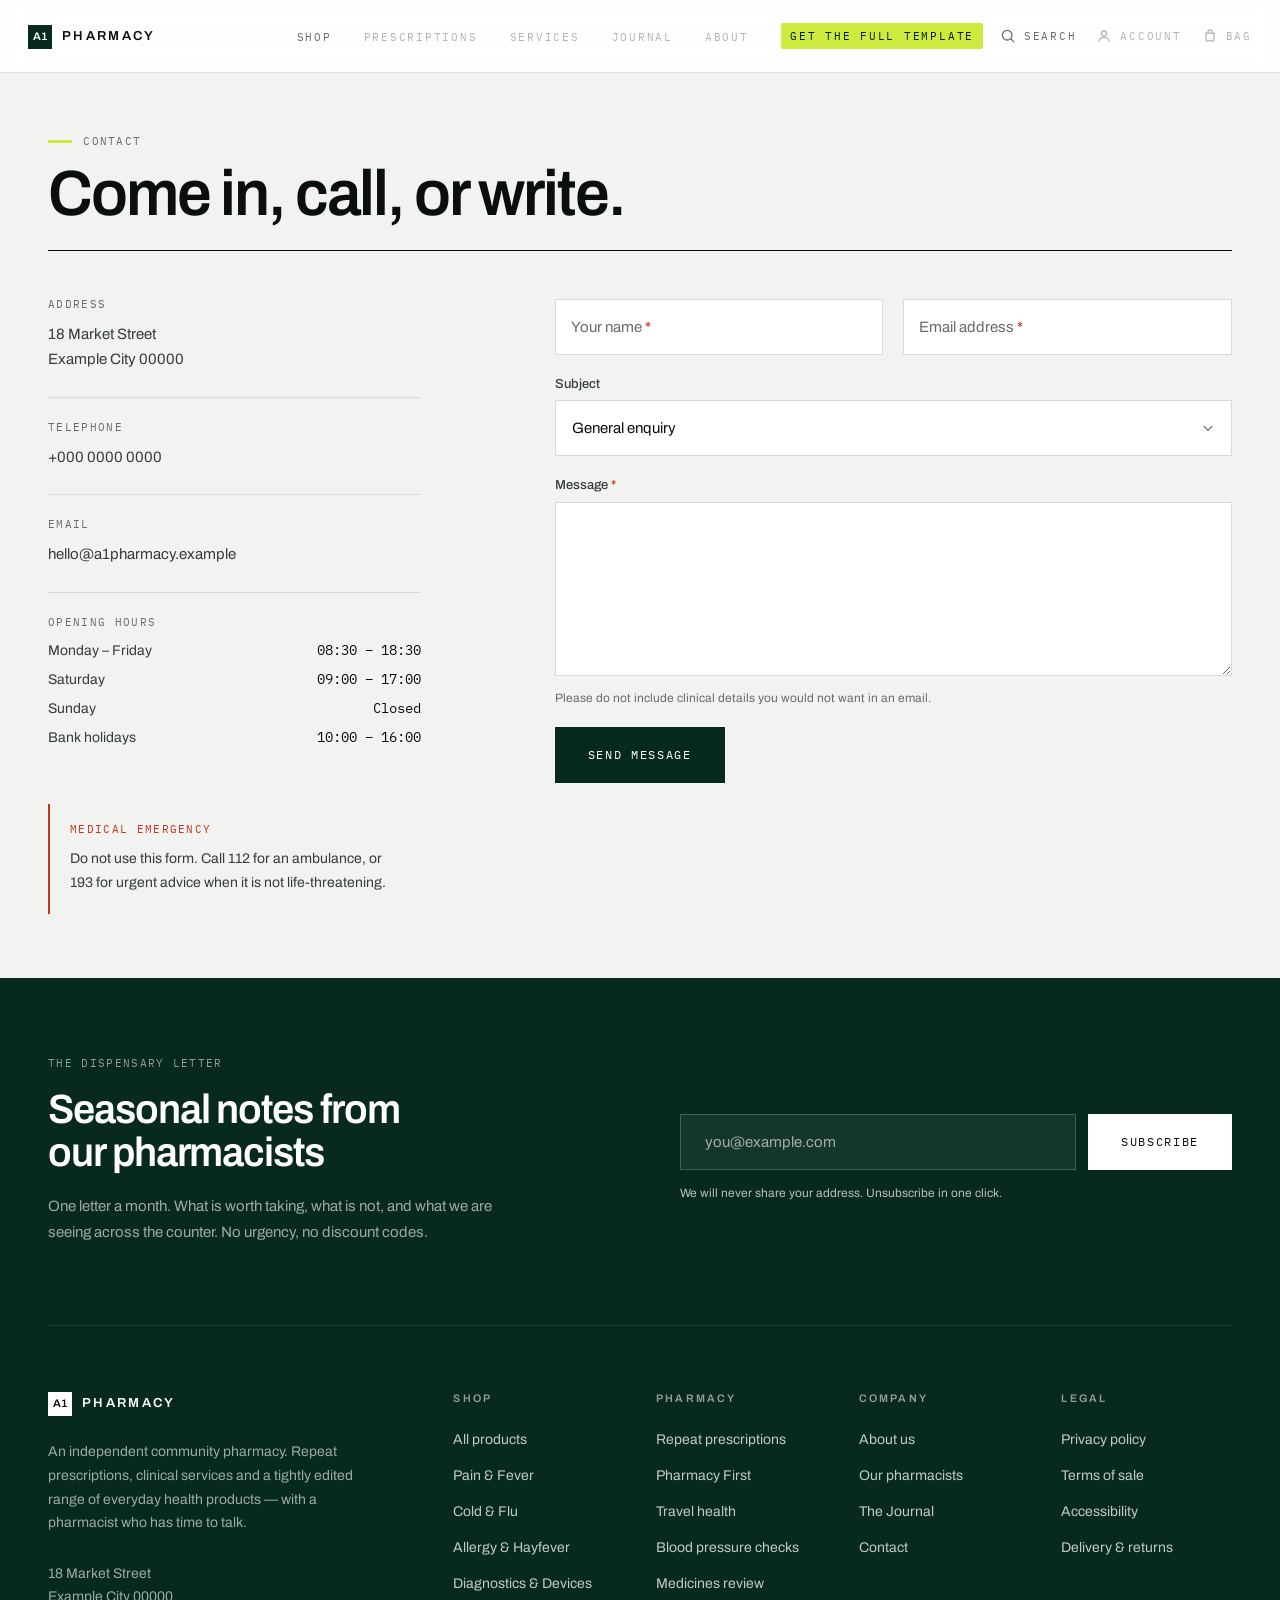
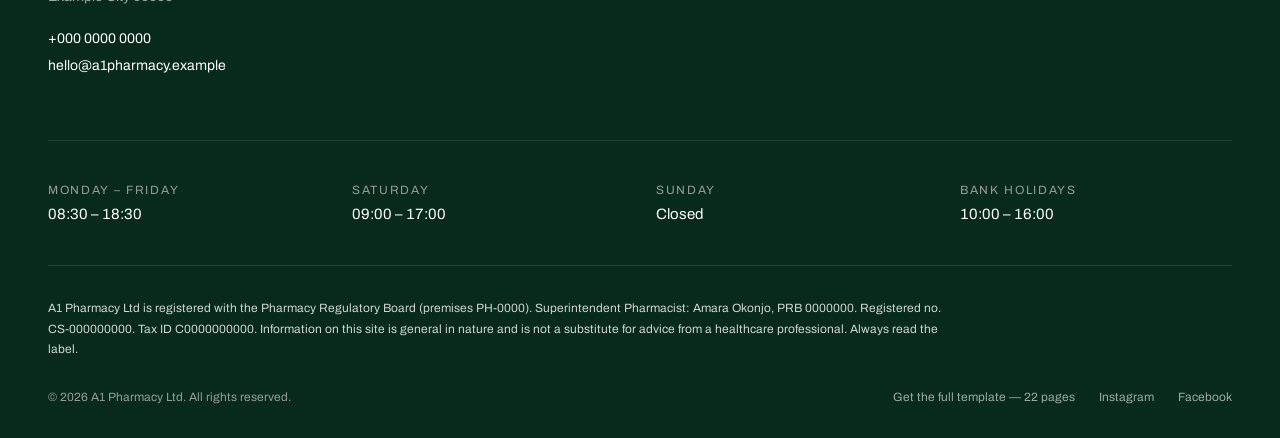
<file: contact.html>
<!doctype html>
<html lang="en">
	<head>
		<meta charset="utf-8" />
		<meta name="viewport" content="width=device-width, initial-scale=1" />

		<title>Contact — A1 Pharmacy</title>
		<meta name="description" content="Find A1 Pharmacy on Market Street. Opening hours, phone number and how to reach a pharmacist." />
		<meta name="theme-color" content="#1c4032" />
		<link rel="canonical" href="https://paragonslash.github.io/a1-pharmacy-free/contact.html" />

		<meta property="og:site_name" content="A1 Pharmacy" />
		<meta property="og:type" content="website" />
		<meta property="og:url" content="https://paragonslash.github.io/a1-pharmacy-free/contact.html" />
		<meta property="og:image" content="https://paragonslash.github.io/a1-pharmacy-free/og-image-free.jpg" />
		<meta property="og:image:width" content="1200" />
		<meta property="og:image:height" content="630" />
		<meta property="og:title" content="Contact — A1 Pharmacy" />
		<meta property="og:description" content="Find A1 Pharmacy on Market Street. Opening hours, phone number and how to reach a pharmacist." />
		<meta name="twitter:card" content="summary_large_image" />

		<link rel="icon" href="favicon.svg" type="image/svg+xml" />

		<!-- The typeface used by the first line of every page. -->
		<link
			rel="preload"
			href="fonts/archivo-latin-wdth-normal.woff2"
			as="font"
			type="font/woff2"
			crossorigin
		/>

		<!-- Shared styles. Page-specific rules follow, so they can override. -->
		<link rel="stylesheet" href="css/main.css" />
		<link rel="stylesheet" href="css/pages/contact.css" />
	</head>

	<body>
		<div class="page">
			<a href="#main" class="skip-link visually-hidden-focusable">Skip to content</a>

			<header class="site-header" data-site-header>
				<nav class="site-header__inner" aria-label="Primary">
					<div class="site-header__bar">
						<!-- Left: wordmark -->
						<a href="index.html" aria-label="A1 Pharmacy — home" data-nav-plain>
							<span class="logo">
					<span class="logo__mark" aria-hidden="true">A1</span>
					<span class="logo__name">Pharmacy</span>
				</span>
						</a>

						<!-- Centre: navigation -->
						<ul class="primary-nav">
						<li>
							<a
								href="shop.html"
								class="nav-link" data-mega-trigger="shop" aria-expanded="false" aria-controls="mega-shop"
							>Shop</a>
						</li>
						<li>
							<a class="nav-link--inert nav-link" data-nav-plain>Prescriptions</a>
						</li>
						<li>
							<a class="nav-link--inert nav-link" data-mega-trigger="services" aria-expanded="false" aria-controls="mega-services">Services</a>
						</li>
						<li>
							<a class="nav-link--inert nav-link" data-nav-plain>Journal</a>
						</li>
						<li>
							<a class="nav-link--inert nav-link" data-nav-plain>About</a>
						</li>
						<li>
							<a href="https://paragonslash.gumroad.com/l/a1pharmacy?referrer=github.com%2Fparagonslash%2Fa1-pharmacy-free" rel="noreferrer noopener" target="_blank" class="nav-link nav-link--upgrade" data-nav-plain>Get the full template</a>
						</li>
						</ul>

						<!-- Right: utilities -->
						<div class="header-tools">
							<button
								type="button"
								class="nav-link header-tools__optional"
								data-overlay-open="search"
								aria-expanded="false"
								aria-controls="site-search-overlay"
							>
								<svg class="nav-link__icon" viewBox="0 0 20 20" fill="none" stroke="currentColor" stroke-width="1.6" aria-hidden="true"><circle cx="9" cy="9" r="6" /><path d="M13.5 13.5L17 17" stroke-linecap="round" /></svg>
								Search
							</button>

							<a class="nav-link--inert nav-link header-tools__optional">
								<svg class="nav-link__icon" viewBox="0 0 20 20" fill="none" stroke="currentColor" stroke-width="1.6" aria-hidden="true"><circle cx="10" cy="7" r="3.25" /><path d="M3.75 17c0-3.2 2.8-5.25 6.25-5.25S16.25 13.8 16.25 17" stroke-linecap="round" /></svg>
								Account
							</a>

							<!--
								The bag is a plain link. The preview below it is a hover
								convenience only — nothing here is reachable by hovering alone.
							-->
							<a class="nav-link--inert nav-link nav-link--emphasis">
								<svg class="nav-link__icon" viewBox="0 0 20 20" fill="none" stroke="currentColor" stroke-width="1.6" aria-hidden="true"><path d="M4.5 6.5h11l-1 9.5h-9z" stroke-linejoin="round" /><path d="M7.5 6.5V5a2.5 2.5 0 015 0v1.5" stroke-linecap="round" /></svg>
								Bag
							</a>

							<button
								type="button"
								class="menu-toggle"
								data-overlay-open="mobile-nav"
								aria-expanded="false"
								aria-controls="mobile-nav-overlay"
								aria-label="Open menu"
							>
								<span class="menu-toggle__bar"></span>
								<span class="menu-toggle__bar"></span>
							</button>
						</div>
					</div>
				</nav>

				<div class="mega-panel" id="mega-shop" data-mega-panel="shop" role="region" aria-label="Shop menu">
					<div class="mega-panel__inner">
						<p class="label mega-panel__heading">Index</p>

						<ul class="mega-index">
							<li class="mega-index__item">
								<a href="shop.html?category=pain-and-fever" class="mega-index__link">
									<span class="index-no">01</span>
									<span class="mega-index__name">Pain &amp; Fever</span>
								</a>
							</li>
							<li class="mega-index__item">
								<a href="shop.html?category=cold-and-flu" class="mega-index__link">
									<span class="index-no">02</span>
									<span class="mega-index__name">Cold &amp; Flu</span>
								</a>
							</li>
							<li class="mega-index__item">
								<a href="shop.html?category=allergy-and-hayfever" class="mega-index__link">
									<span class="index-no">03</span>
									<span class="mega-index__name">Allergy &amp; Hayfever</span>
								</a>
							</li>
							<li class="mega-index__item">
								<a href="shop.html?category=digestive-health" class="mega-index__link">
									<span class="index-no">04</span>
									<span class="mega-index__name">Digestive Health</span>
								</a>
							</li>
							<li class="mega-index__item">
								<a href="shop.html?category=skin-and-wound-care" class="mega-index__link">
									<span class="index-no">05</span>
									<span class="mega-index__name">Skin &amp; Wound Care</span>
								</a>
							</li>
							<li class="mega-index__item">
								<a href="shop.html?category=eye-ear-and-oral" class="mega-index__link">
									<span class="index-no">06</span>
									<span class="mega-index__name">Eye, Ear &amp; Oral</span>
								</a>
							</li>
							<li class="mega-index__item">
								<a href="shop.html?category=vitamins-and-supplements" class="mega-index__link">
									<span class="index-no">07</span>
									<span class="mega-index__name">Vitamins &amp; Supplements</span>
								</a>
							</li>
							<li class="mega-index__item">
								<a href="shop.html?category=diagnostics-and-devices" class="mega-index__link">
									<span class="index-no">08</span>
									<span class="mega-index__name">Diagnostics &amp; Devices</span>
								</a>
							</li>
						</ul>

						<div class="mega-featured">
							<p class="label">Selected</p>
							<div class="mega-featured__grid">
								<a href="product.html" class="mega-featured__link">
									<div class="plate plate--lit" style="--plate-ratio: 4 / 5">
						<img
							src="images/products/pk-bottle-tablets.webp"
							alt="Paracetamol 500mg Tablets"
							width="1100" height="1100"
							sizes="16vw"
							loading="lazy"
							decoding="async"
							
							class="mega-featured__image"
						/>
					</div>
									<p class="mega-featured__item-no">001</p>
									<p class="mega-featured__name">Paracetamol 500mg Tablets</p>
									<p class="mega-featured__price" data-numeric>$25.00</p>
								</a>
								<a href="product.html" class="mega-featured__link">
									<div class="plate plate--lit" style="--plate-ratio: 4 / 5">
						<img
							src="images/products/pk-bottle-capsules.webp"
							alt="Omeprazole 20mg Capsules"
							width="1100" height="1100"
							sizes="16vw"
							loading="lazy"
							decoding="async"
							
							class="mega-featured__image"
						/>
					</div>
									<p class="mega-featured__item-no">014</p>
									<p class="mega-featured__name">Omeprazole 20mg Capsules</p>
									<p class="mega-featured__price" data-numeric>$110.00</p>
								</a>
							</div>
						</div>
					</div>
				</div>
				<div class="mega-panel" id="mega-services" data-mega-panel="services" role="region" aria-label="Services menu">
					<div class="mega-panel__inner">
						<p class="label mega-panel__heading">Services</p>
						<ul class="mega-index mega-index--wide">
							<li class="mega-index__item">
								<a class="mega-index__link mega-index__link--stacked" data-inert>
									<span class="mega-index__row">
										<span class="index-no">01</span>
										<span class="mega-index__name">Repeat Prescriptions</span>
									</span>
									<span class="mega-index__summary">Order, track and collect — or have them delivered free within five miles.</span>
								</a>
							</li>
							<li class="mega-index__item">
								<a class="mega-index__link mega-index__link--stacked" data-inert>
									<span class="mega-index__row">
										<span class="index-no">02</span>
										<span class="mega-index__name">Pharmacy First Consultations</span>
									</span>
									<span class="mega-index__summary">Seven common conditions assessed and treated without a GP appointment.</span>
								</a>
							</li>
							<li class="mega-index__item">
								<a class="mega-index__link mega-index__link--stacked" data-inert>
									<span class="mega-index__row">
										<span class="index-no">03</span>
										<span class="mega-index__name">Travel Health &amp; Vaccination</span>
									</span>
									<span class="mega-index__summary">A risk assessment for where you are actually going, then the schedule to match.</span>
								</a>
							</li>
							<li class="mega-index__item">
								<a class="mega-index__link mega-index__link--stacked" data-inert>
									<span class="mega-index__row">
										<span class="index-no">04</span>
										<span class="mega-index__name">Blood Pressure Checks</span>
									</span>
									<span class="mega-index__summary">A proper seated reading, and someone to interpret it with you.</span>
								</a>
							</li>
							<li class="mega-index__item">
								<a class="mega-index__link mega-index__link--stacked" data-inert>
									<span class="mega-index__row">
										<span class="index-no">05</span>
										<span class="mega-index__name">Structured Medicines Review</span>
									</span>
									<span class="mega-index__summary">Twenty minutes on what you take, why, and what could come off the list.</span>
								</a>
							</li>
							<li class="mega-index__item">
								<a class="mega-index__link mega-index__link--stacked" data-inert>
									<span class="mega-index__row">
										<span class="index-no">06</span>
										<span class="mega-index__name">Health Screening</span>
									</span>
									<span class="mega-index__summary">Cholesterol, HbA1c and kidney function, with the results explained properly.</span>
								</a>
							</li>
						</ul>
					</div>
				</div>
			</header>
			<!-- ── Mobile menu ───────────────────────────────────────────────── -->
			<div class="overlay overlay--nav" id="mobile-nav-overlay" data-overlay="mobile-nav" hidden>
				<button type="button" class="overlay__scrim" data-overlay-close tabindex="-1" aria-label="Close menu"></button>

				<div class="overlay__panel" data-overlay-panel role="dialog" aria-modal="true" aria-label="Menu">
					<nav class="shell" aria-label="Mobile">
						<ul>
							<li>
								<a href="shop.html" class="mobile-nav__link" style="--row-index: 0">
									Shop
									<svg class="mobile-nav__chevron" viewBox="0 0 16 16" fill="none" stroke="currentColor" stroke-width="1.5" aria-hidden="true"><path d="M2.5 8h11M9 3.5L13.5 8 9 12.5" stroke-linecap="round" stroke-linejoin="round" /></svg>
								</a>
							</li>
							<li>
								<a class="mobile-nav__link" style="--row-index: 1" data-inert>
									Prescriptions
									<svg class="mobile-nav__chevron" viewBox="0 0 16 16" fill="none" stroke="currentColor" stroke-width="1.5" aria-hidden="true"><path d="M2.5 8h11M9 3.5L13.5 8 9 12.5" stroke-linecap="round" stroke-linejoin="round" /></svg>
								</a>
							</li>
							<li>
								<a class="mobile-nav__link" style="--row-index: 2" data-inert>
									Services
									<svg class="mobile-nav__chevron" viewBox="0 0 16 16" fill="none" stroke="currentColor" stroke-width="1.5" aria-hidden="true"><path d="M2.5 8h11M9 3.5L13.5 8 9 12.5" stroke-linecap="round" stroke-linejoin="round" /></svg>
								</a>
							</li>
							<li>
								<a class="mobile-nav__link" style="--row-index: 3" data-inert>
									Journal
									<svg class="mobile-nav__chevron" viewBox="0 0 16 16" fill="none" stroke="currentColor" stroke-width="1.5" aria-hidden="true"><path d="M2.5 8h11M9 3.5L13.5 8 9 12.5" stroke-linecap="round" stroke-linejoin="round" /></svg>
								</a>
							</li>
							<li>
								<a class="mobile-nav__link" style="--row-index: 4" data-inert>
									About
									<svg class="mobile-nav__chevron" viewBox="0 0 16 16" fill="none" stroke="currentColor" stroke-width="1.5" aria-hidden="true"><path d="M2.5 8h11M9 3.5L13.5 8 9 12.5" stroke-linecap="round" stroke-linejoin="round" /></svg>
								</a>
							</li>
							<li>
								<a href="https://paragonslash.gumroad.com/l/a1pharmacy?referrer=github.com%2Fparagonslash%2Fa1-pharmacy-free" rel="noreferrer noopener" target="_blank" class="mobile-nav__link" style="--row-index: 5">Get the full template
									<svg class="mobile-nav__chevron" viewBox="0 0 16 16" fill="none" stroke="currentColor" stroke-width="1.5" aria-hidden="true"><path d="M2.5 8h11M9 3.5L13.5 8 9 12.5" stroke-linecap="round" stroke-linejoin="round" /></svg>
								</a>
							</li>
						</ul>

						<div class="mobile-nav__section">
							<p class="label mobile-nav__heading">Categories</p>
							<ul class="mobile-nav__chips">
								<li><a href="shop.html?category=pain-and-fever" class="chip">Pain &amp; Fever</a></li>
								<li><a href="shop.html?category=cold-and-flu" class="chip">Cold &amp; Flu</a></li>
								<li><a href="shop.html?category=allergy-and-hayfever" class="chip">Allergy &amp; Hayfever</a></li>
								<li><a href="shop.html?category=digestive-health" class="chip">Digestive Health</a></li>
								<li><a href="shop.html?category=skin-and-wound-care" class="chip">Skin &amp; Wound Care</a></li>
								<li><a href="shop.html?category=eye-ear-and-oral" class="chip">Eye, Ear &amp; Oral</a></li>
								<li><a href="shop.html?category=vitamins-and-supplements" class="chip">Vitamins &amp; Supplements</a></li>
								<li><a href="shop.html?category=diagnostics-and-devices" class="chip">Diagnostics &amp; Devices</a></li>
							</ul>

							<div class="mobile-nav__footer">
								<a class="link-rule" data-inert>Your account</a>
								<a href="tel:+0000000000" class="link-rule">+000 0000 0000</a>
								<p style="color: var(--color-ink-3)">18 Market Street, Example City 00000</p>
							</div>
						</div>
					</nav>
				</div>
			</div>

			<!-- ── Search ────────────────────────────────────────────────────── -->
			<div class="overlay overlay--search" id="site-search-overlay" data-overlay="search" hidden>
				<button type="button" class="overlay__scrim" data-overlay-close tabindex="-1" aria-label="Close search"></button>

				<div class="overlay__panel" data-overlay-panel role="dialog" aria-modal="true" aria-label="Search">
					<div class="shell">
						<form role="search" data-search-form>
							<label for="site-search" class="label">Search the pharmacy</label>

							<div class="search-field">
								<svg class="search-field__icon" viewBox="0 0 20 20" fill="none" stroke="currentColor" stroke-width="1.5" aria-hidden="true">
									<circle cx="9" cy="9" r="6" />
									<path d="M13.5 13.5L17 17" stroke-linecap="round" />
								</svg>

								<input
									id="site-search"
									name="q"
									type="search"
									class="search-field__input"
									placeholder="Magnesium, eczema, thermometer…"
									autocomplete="off"
									data-overlay-autofocus
								/>

								<button type="button" class="search-field__close" data-overlay-close aria-label="Close search">
									<svg viewBox="0 0 20 20" fill="none" stroke="currentColor" stroke-width="1.5" aria-hidden="true" style="width:1.25rem;height:1.25rem">
										<path d="M5 5l10 10M15 5L5 15" stroke-linecap="round" />
									</svg>
								</button>
							</div>
						</form>

						<!-- Shown while the field is empty. -->
						<div class="search-suggestions">
							<div>
								<p class="label">Common searches</p>
								<ul class="search-suggestions__chips">
								<li><button type="button" class="chip">Paracetamol</button></li>
								<li><button type="button" class="chip">Vitamin D</button></li>
								<li><button type="button" class="chip">Hayfever</button></li>
								<li><button type="button" class="chip">Eczema</button></li>
								<li><button type="button" class="chip">Thermometer</button></li>
								</ul>
							</div>

							<div>
								<p class="label">Browse</p>
								<ul class="search-suggestions__links">
								<li><a href="shop.html?category=pain-and-fever" class="link-rule">Pain &amp; Fever</a></li>
								<li><a href="shop.html?category=cold-and-flu" class="link-rule">Cold &amp; Flu</a></li>
								<li><a href="shop.html?category=allergy-and-hayfever" class="link-rule">Allergy &amp; Hayfever</a></li>
								<li><a href="shop.html?category=digestive-health" class="link-rule">Digestive Health</a></li>
								<li><a href="shop.html?category=skin-and-wound-care" class="link-rule">Skin &amp; Wound Care</a></li>
								<li><a href="shop.html?category=eye-ear-and-oral" class="link-rule">Eye, Ear &amp; Oral</a></li>
								</ul>
							</div>
						</div>
					</div>
				</div>
			</div>

			<main class="page__main" id="main">
				<section class="shell section section--snug">
					<div class="section-heading section-heading--strong">
						<p class="label label--mark">Contact</p>
						<h1 class="text-d2 section-heading__title section-heading__title--measure">Come in, call, or write.</h1>
					</div>

					<div class="contact-layout">
						<!-- Details -->
						<div class="contact-details">
							<dl class="contact-details__list">
								<div class="contact-details__row">
									<dt class="label">Address</dt>
									<dd class="contact-details__value">
										18 Market Street<br />
										Example City 00000
									</dd>
								</div>
								<div class="contact-details__row">
									<dt class="label">Telephone</dt>
									<dd class="contact-details__value">
										<a href="tel:+0000000000" class="link-rule">+000 0000 0000</a>
									</dd>
								</div>
								<div class="contact-details__row">
									<dt class="label">Email</dt>
									<dd class="contact-details__value">
										<a href="mailto:hello@a1pharmacy.example" class="link-rule">hello@a1pharmacy.example</a>
									</dd>
								</div>
								<div class="contact-details__row">
									<dt class="label">Opening hours</dt>
									<dd class="contact-hours">
								<div class="contact-hours__row">
									<span>Monday – Friday</span>
									<span class="contact-hours__time">08:30 – 18:30</span>
								</div>
								<div class="contact-hours__row">
									<span>Saturday</span>
									<span class="contact-hours__time">09:00 – 17:00</span>
								</div>
								<div class="contact-hours__row">
									<span>Sunday</span>
									<span class="contact-hours__time">Closed</span>
								</div>
								<div class="contact-hours__row">
									<span>Bank holidays</span>
									<span class="contact-hours__time">10:00 – 16:00</span>
								</div>
									</dd>
								</div>
							</dl>

							<div class="notice notice--danger contact-emergency">
								<p class="label label--danger">Medical emergency</p>
								<p class="notice__body">
									Do not use this form. Call 112 for an ambulance, or 193 for urgent advice
									when it is not life-threatening.
								</p>
							</div>
						</div>

						<!-- Form -->
						<div class="contact-form">
							<!-- Point this at your own endpoint — action="" submits nowhere. -->
							<form class="form-grid" data-validated-form novalidate>
						<div class="field">
							<div class="field__control-wrap">
								<input
									id="field-name"
									name="name"
									type="text"
									class="field__control field__control--input"
									placeholder=" "
									autocomplete="name"
									required
									data-validate="required"
									
									
								/>
								<label for="field-name" class="field__label-floating">
									Your name<span class="field__required" aria-hidden="true"> *</span>
								</label>
							</div>
							
							<p class="field__error" data-error-for="name" hidden>
								<svg viewBox="0 0 20 20" fill="none" stroke="currentColor" stroke-width="1.7" aria-hidden="true">
									<circle cx="10" cy="10" r="7.5" />
									<path d="M10 6.5v4.5M10 13.5v.5" stroke-linecap="round" />
								</svg>
								<span data-error-text></span>
							</p>
						</div>
						<div class="field">
							<div class="field__control-wrap">
								<input
									id="field-email"
									name="email"
									type="email"
									class="field__control field__control--input"
									placeholder=" "
									autocomplete="email"
									required
									data-validate="email"
									
									
								/>
								<label for="field-email" class="field__label-floating">
									Email address<span class="field__required" aria-hidden="true"> *</span>
								</label>
							</div>
							
							<p class="field__error" data-error-for="email" hidden>
								<svg viewBox="0 0 20 20" fill="none" stroke="currentColor" stroke-width="1.7" aria-hidden="true">
									<circle cx="10" cy="10" r="7.5" />
									<path d="M10 6.5v4.5M10 13.5v.5" stroke-linecap="round" />
								</svg>
								<span data-error-text></span>
							</p>
						</div>
						<div class="field form-grid__full">
							<label for="field-subject" class="field__label">Subject</label>
							<div class="field__control-wrap">
								<select id="field-subject" name="subject" class="field__control field__control--select">
									<option value="General enquiry">General enquiry</option>
									<option value="Prescription">Prescription query</option>
									<option value="Order">Order or delivery</option>
									<option value="Clinical">Clinical service booking</option>
									<option value="Complaint">Complaint or feedback</option>
								</select>
								<svg class="field__chevron" viewBox="0 0 20 20" fill="none" stroke="currentColor" stroke-width="1.6" aria-hidden="true">
									<path d="M5 8l5 5 5-5" stroke-linecap="round" stroke-linejoin="round" />
								</svg>
							</div>
						</div>
						<div class="field form-grid__full">
							<label for="field-message" class="field__label">
								Message<span class="field__required" aria-hidden="true"> *</span>
							</label>
							<div class="field__control-wrap">
								<textarea
									id="field-message"
									name="message"
									rows="6"
									class="field__control field__control--textarea"
									required
									data-validate="message"
									
									aria-describedby="field-message-hint"
								></textarea>
							</div>
							<p class="field__hint" id="field-message-hint" data-hint-for="message">Please do not include clinical details you would not want in an email.</p>
							<p class="field__error" data-error-for="message" hidden>
								<svg viewBox="0 0 20 20" fill="none" stroke="currentColor" stroke-width="1.7" aria-hidden="true">
									<circle cx="10" cy="10" r="7.5" />
									<path d="M10 6.5v4.5M10 13.5v.5" stroke-linecap="round" />
								</svg>
								<span data-error-text></span>
							</p>
						</div>
								<div class="form-grid__full">
									<button type="submit" class="button button--primary button--lg">
										<span class="button__label">Send message</span>
									</button>
								</div>
							</form>
						</div>
					</div>
				</section>
			</main>

			<footer class="site-footer" data-surface="dark">
				<div class="shell">
					<!-- Newsletter -->
					<div class="newsletter">
						<div data-reveal-on-scroll>
							<p class="label label--light">The dispensary letter</p>
							<h2 class="text-d3 newsletter__title">Seasonal notes from our pharmacists</h2>
							<p class="newsletter__body">
								One letter a month. What is worth taking, what is not, and what we are seeing
								across the counter. No urgency, no discount codes.
							</p>
						</div>

						<div class="newsletter__form-column" data-reveal-on-scroll data-reveal-delay="140">
							<form class="newsletter__form">
								<div class="newsletter__input-wrap">
									<label for="newsletter-email" class="visually-hidden">Email address</label>
									<input
										id="newsletter-email"
										name="email"
										type="email"
										class="newsletter__input"
										placeholder="you@example.com"
										autocomplete="email"
										required
									/>
								</div>
								<button type="submit" class="button button--light button--lg">
									<span class="button__label">Subscribe</span>
								</button>
							</form>

							<p class="newsletter__note">
								We will never share your address. Unsubscribe in one click.
							</p>

						</div>
					</div>

					<!-- Link columns -->
					<div class="footer-columns">
						<div class="footer-columns__identity">
							<span class="logo logo--light">
					<span class="logo__mark" aria-hidden="true">A1</span>
					<span class="logo__name">Pharmacy</span>
				</span>
							<p class="footer-columns__description">An independent community pharmacy. Repeat prescriptions, clinical services and a tightly edited range of everyday health products — with a pharmacist who has time to talk.</p>

							<address class="footer-columns__address">
								<p>18 Market Street</p>
								<p>Example City 00000</p>
							</address>

							<div class="footer-columns__contact">
								<a href="tel:+0000000000" class="link-rule">+000 0000 0000</a>
								<a href="mailto:hello@a1pharmacy.example" class="link-rule">hello@a1pharmacy.example</a>
							</div>
						</div>

					<div>
						<h3 class="footer-column__heading">Shop</h3>
						<ul class="footer-column__list">
							<li><a href="shop.html" class="footer-column__link">All products</a></li>
							<li><a href="shop.html?category=pain-and-fever" class="footer-column__link">Pain &amp; Fever</a></li>
							<li><a href="shop.html?category=cold-and-flu" class="footer-column__link">Cold &amp; Flu</a></li>
							<li><a href="shop.html?category=allergy-and-hayfever" class="footer-column__link">Allergy &amp; Hayfever</a></li>
							<li><a href="shop.html?category=diagnostics-and-devices" class="footer-column__link">Diagnostics &amp; Devices</a></li>
						</ul>
					</div>
					<div>
						<h3 class="footer-column__heading">Pharmacy</h3>
						<ul class="footer-column__list">
							<li><a class="footer-column__link" data-inert>Repeat prescriptions</a></li>
							<li><a class="footer-column__link" data-inert>Pharmacy First</a></li>
							<li><a class="footer-column__link" data-inert>Travel health</a></li>
							<li><a class="footer-column__link" data-inert>Blood pressure checks</a></li>
							<li><a class="footer-column__link" data-inert>Medicines review</a></li>
						</ul>
					</div>
					<div>
						<h3 class="footer-column__heading">Company</h3>
						<ul class="footer-column__list">
							<li><a class="footer-column__link" data-inert>About us</a></li>
							<li><a class="footer-column__link" data-inert>Our pharmacists</a></li>
							<li><a class="footer-column__link" data-inert>The Journal</a></li>
							<li><a href="contact.html" class="footer-column__link">Contact</a></li>
						</ul>
					</div>
					<div>
						<h3 class="footer-column__heading">Legal</h3>
						<ul class="footer-column__list">
							<li><a class="footer-column__link" data-inert>Privacy policy</a></li>
							<li><a class="footer-column__link" data-inert>Terms of sale</a></li>
							<li><a class="footer-column__link" data-inert>Accessibility</a></li>
							<li><a class="footer-column__link" data-inert>Delivery &amp; returns</a></li>
						</ul>
					</div>
					</div>

					<!-- Opening hours -->
					<div class="footer-hours">
					<div class="footer-hours__slot">
						<p class="footer-hours__days">Monday – Friday</p>
						<p class="footer-hours__time" data-numeric>08:30 – 18:30</p>
					</div>
					<div class="footer-hours__slot">
						<p class="footer-hours__days">Saturday</p>
						<p class="footer-hours__time" data-numeric>09:00 – 17:00</p>
					</div>
					<div class="footer-hours__slot">
						<p class="footer-hours__days">Sunday</p>
						<p class="footer-hours__time" data-numeric>Closed</p>
					</div>
					<div class="footer-hours__slot">
						<p class="footer-hours__days">Bank holidays</p>
						<p class="footer-hours__time" data-numeric>10:00 – 16:00</p>
					</div>
					</div>

					<!-- Regulatory -->
					<div class="footer-legal">
						<p class="footer-legal__statement">
							A1 Pharmacy Ltd is registered with the Pharmacy Regulatory Board
							(premises PH-0000). Superintendent Pharmacist:
							Amara Okonjo, PRB 0000000.
							Registered no. CS-000000000. Tax ID
							C0000000000. Information on this site is general in nature
							and is not a substitute for advice from a healthcare professional. Always read the label.
						</p>

						<div class="footer-legal__meta">
							<p class="footer-legal__copyright">
								© <span data-current-year>2026</span> A1 Pharmacy Ltd. All rights reserved.
							</p>

							<div class="footer-legal__links">
						<a href="https://paragonslash.gumroad.com/l/a1pharmacy?referrer=github.com%2Fparagonslash%2Fa1-pharmacy-free" rel="noreferrer noopener" target="_blank" class="footer-legal__link">Get the full template — 22 pages</a>
						<a href="https://instagram.com/your-handle" class="footer-legal__link" rel="noreferrer noopener" target="_blank">Instagram</a>
						<a href="https://facebook.com/your-page" class="footer-legal__link" rel="noreferrer noopener" target="_blank">Facebook</a>
							</div>
						</div>
					</div>
				</div>
			</footer>

			<!--
				Toasts. The region stays empty until js/toasts.js is called from
				your own code — see A1.toasts.show() in js/toasts.js.
			-->
			<div class="toast-region" data-toast-region role="status" aria-live="polite"></div>
		</div>

		<!--
			Shared scripts, in dependency order. "defer" keeps them off the parser's
			critical path and guarantees they run in the order written.
		-->
			<!--
				Shared scripts. Every one of them looks for its own data-* attributes
				and does nothing if they're not on the page, so the same set works
				unchanged on every page -- there's no dependency order to keep straight.
			-->
			<script src="js/toasts.js" defer></script>
			<script src="js/header.js" defer></script>
			<script src="js/overlays.js" defer></script>
			<script src="js/reveal.js" defer></script>
			<script src="js/forms.js" defer></script>
		</body>
	</html>
</file>
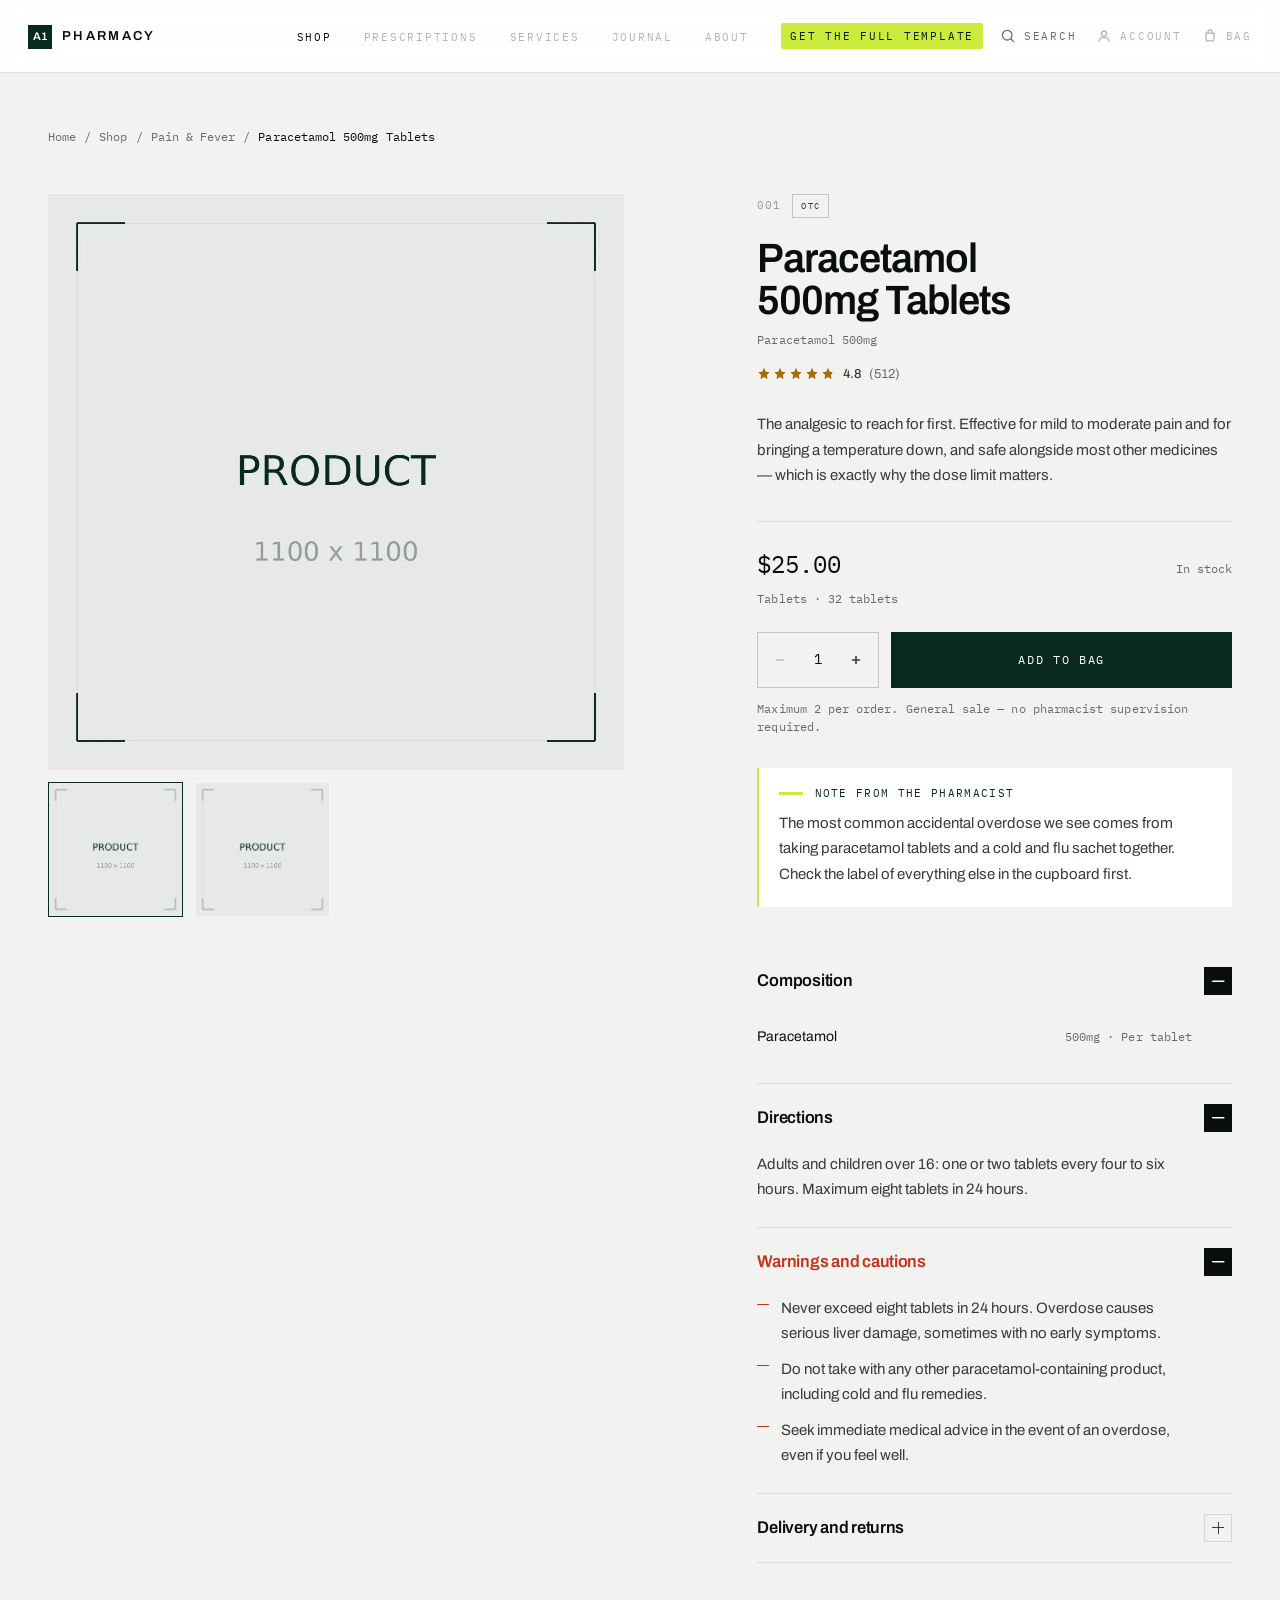
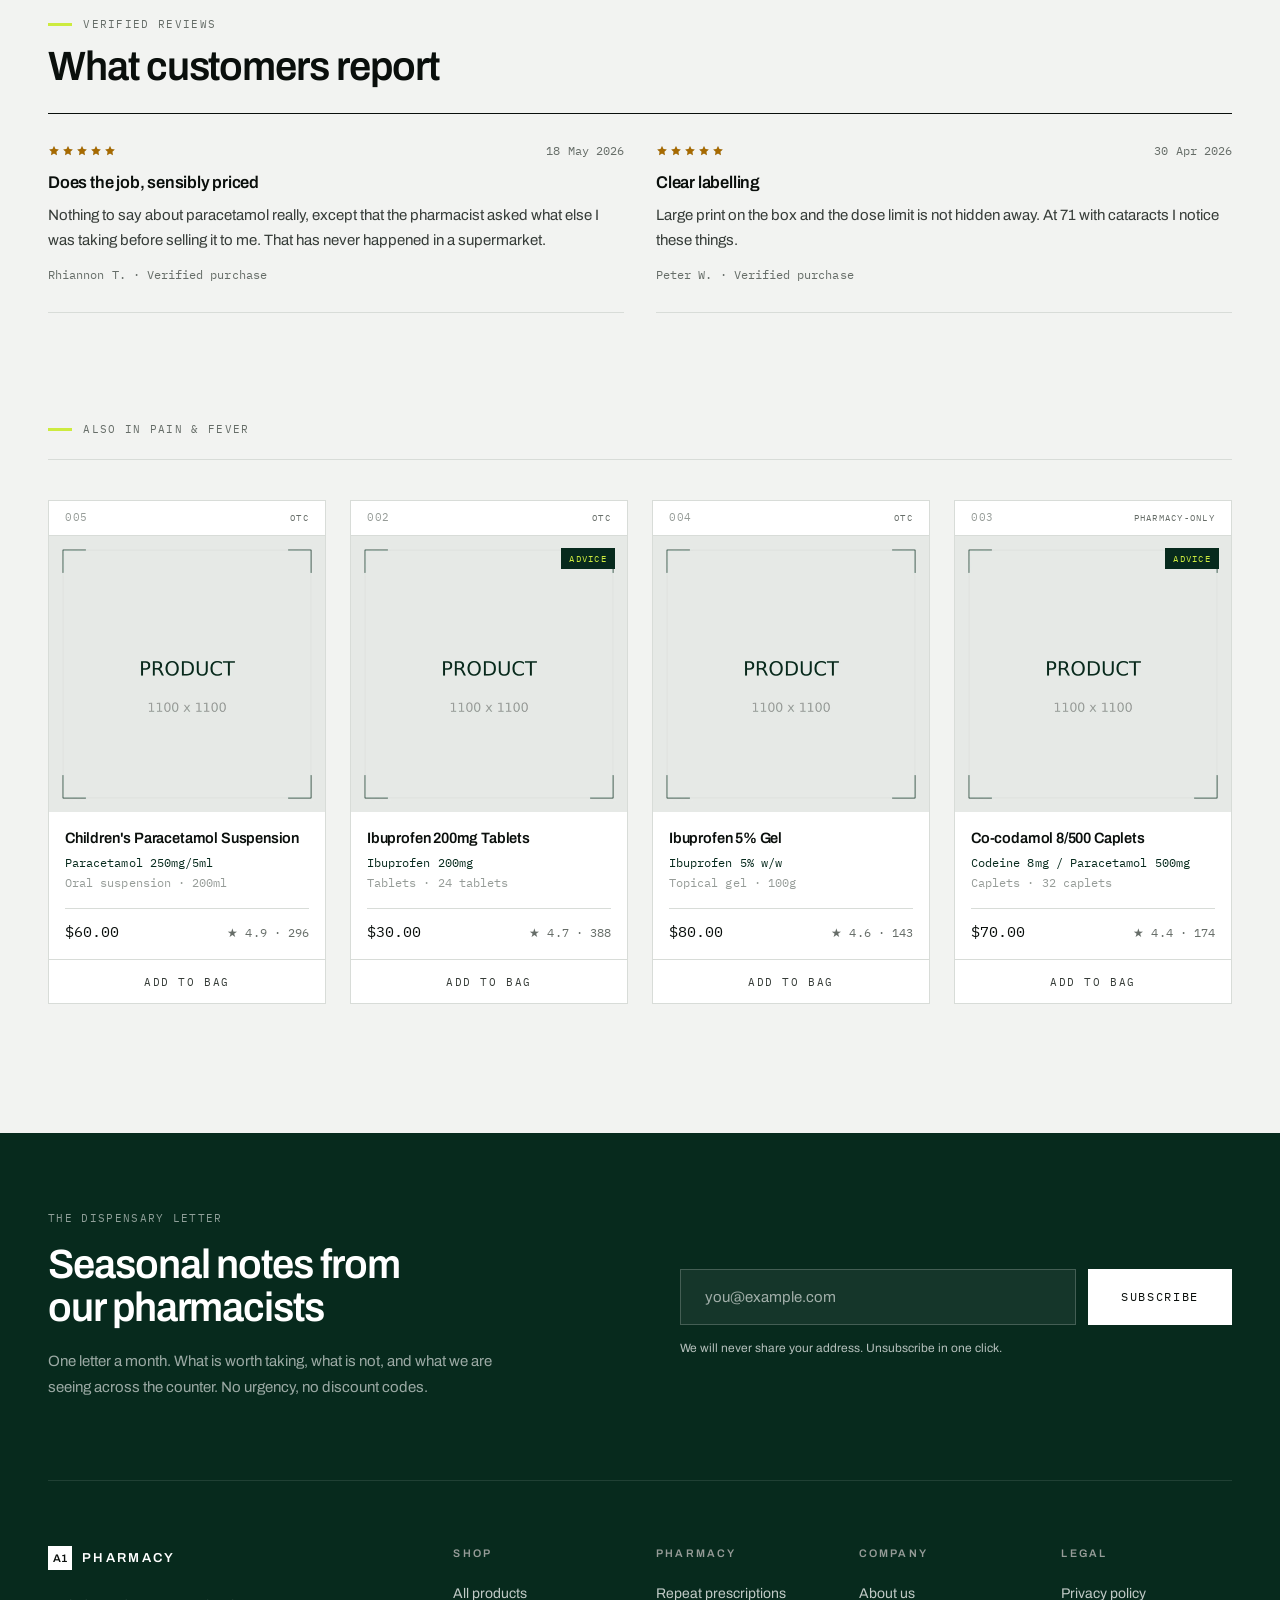
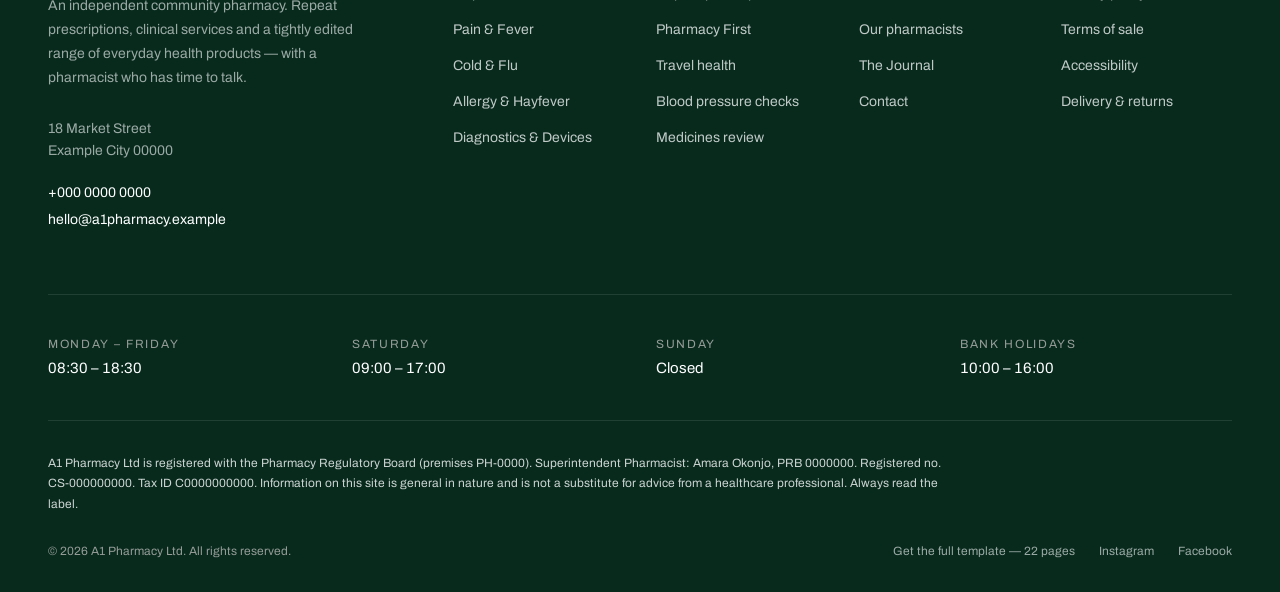
<file: product.html>
<!doctype html>
<html lang="en">
	<head>
		<meta charset="utf-8" />
		<meta name="viewport" content="width=device-width, initial-scale=1" />

		<title>Paracetamol 500mg Tablets — A1 Pharmacy</title>
		<meta name="description" content="The analgesic to reach for first. Effective for mild to moderate pain and for bringing a temperature down, and safe alongside most other medicines — which " />
		<meta name="theme-color" content="#1c4032" />
		<link rel="canonical" href="https://paragonslash.github.io/a1-pharmacy-free/product.html" />

		<meta property="og:site_name" content="A1 Pharmacy" />
		<meta property="og:type" content="website" />
		<meta property="og:url" content="https://paragonslash.github.io/a1-pharmacy-free/product.html" />
		<meta property="og:image" content="https://paragonslash.github.io/a1-pharmacy-free/og-image-free.jpg" />
		<meta property="og:image:width" content="1200" />
		<meta property="og:image:height" content="630" />
		<meta property="og:title" content="Paracetamol 500mg Tablets — A1 Pharmacy" />
		<meta property="og:description" content="The analgesic to reach for first. Effective for mild to moderate pain and for bringing a temperature down, and safe alongside most other medicines — which " />
		<meta name="twitter:card" content="summary_large_image" />

		<link rel="icon" href="favicon.svg" type="image/svg+xml" />

		<!-- The typeface used by the first line of every page. -->
		<link
			rel="preload"
			href="fonts/archivo-latin-wdth-normal.woff2"
			as="font"
			type="font/woff2"
			crossorigin
		/>

		<!-- Shared styles. Page-specific rules follow, so they can override. -->
		<link rel="stylesheet" href="css/main.css" />
		<link rel="stylesheet" href="css/pages/product.css" />

		<script type="application/ld+json">{"@context":"https://schema.org","@type":"Product","name":"Paracetamol 500mg Tablets","description":"The analgesic to reach for first. Effective for mild to moderate pain and for bringing a temperature down, and safe alongside most other medicines — which is exactly why the dose limit matters.","sku":"001","brand":{"@type":"Brand","name":"A1 Pharmacy"},"category":"Pain & Fever","offers":{"@type":"Offer","price":"25.00","priceCurrency":"USD","availability":"https://schema.org/InStock"},"aggregateRating":{"@type":"AggregateRating","ratingValue":4.8,"reviewCount":512}}</script>
	</head>

	<body>
		<div class="page">
			<a href="#main" class="skip-link visually-hidden-focusable">Skip to content</a>

			<header class="site-header" data-site-header>
				<nav class="site-header__inner" aria-label="Primary">
					<div class="site-header__bar">
						<!-- Left: wordmark -->
						<a href="index.html" aria-label="A1 Pharmacy — home" data-nav-plain>
							<span class="logo">
					<span class="logo__mark" aria-hidden="true">A1</span>
					<span class="logo__name">Pharmacy</span>
				</span>
						</a>

						<!-- Centre: navigation -->
						<ul class="primary-nav">
						<li>
							<a
								href="shop.html"
								class="nav-link" data-mega-trigger="shop" aria-expanded="false" aria-controls="mega-shop" aria-current="page"
							>Shop</a>
						</li>
						<li>
							<a class="nav-link--inert nav-link" data-nav-plain>Prescriptions</a>
						</li>
						<li>
							<a class="nav-link--inert nav-link" data-mega-trigger="services" aria-expanded="false" aria-controls="mega-services">Services</a>
						</li>
						<li>
							<a class="nav-link--inert nav-link" data-nav-plain>Journal</a>
						</li>
						<li>
							<a class="nav-link--inert nav-link" data-nav-plain>About</a>
						</li>
						<li>
							<a href="https://paragonslash.gumroad.com/l/a1pharmacy?referrer=github.com%2Fparagonslash%2Fa1-pharmacy-free" rel="noreferrer noopener" target="_blank" class="nav-link nav-link--upgrade" data-nav-plain>Get the full template</a>
						</li>
						</ul>

						<!-- Right: utilities -->
						<div class="header-tools">
							<button
								type="button"
								class="nav-link header-tools__optional"
								data-overlay-open="search"
								aria-expanded="false"
								aria-controls="site-search-overlay"
							>
								<svg class="nav-link__icon" viewBox="0 0 20 20" fill="none" stroke="currentColor" stroke-width="1.6" aria-hidden="true"><circle cx="9" cy="9" r="6" /><path d="M13.5 13.5L17 17" stroke-linecap="round" /></svg>
								Search
							</button>

							<a class="nav-link--inert nav-link header-tools__optional">
								<svg class="nav-link__icon" viewBox="0 0 20 20" fill="none" stroke="currentColor" stroke-width="1.6" aria-hidden="true"><circle cx="10" cy="7" r="3.25" /><path d="M3.75 17c0-3.2 2.8-5.25 6.25-5.25S16.25 13.8 16.25 17" stroke-linecap="round" /></svg>
								Account
							</a>

							<!--
								The bag is a plain link. The preview below it is a hover
								convenience only — nothing here is reachable by hovering alone.
							-->
							<a class="nav-link--inert nav-link nav-link--emphasis">
								<svg class="nav-link__icon" viewBox="0 0 20 20" fill="none" stroke="currentColor" stroke-width="1.6" aria-hidden="true"><path d="M4.5 6.5h11l-1 9.5h-9z" stroke-linejoin="round" /><path d="M7.5 6.5V5a2.5 2.5 0 015 0v1.5" stroke-linecap="round" /></svg>
								Bag
							</a>

							<button
								type="button"
								class="menu-toggle"
								data-overlay-open="mobile-nav"
								aria-expanded="false"
								aria-controls="mobile-nav-overlay"
								aria-label="Open menu"
							>
								<span class="menu-toggle__bar"></span>
								<span class="menu-toggle__bar"></span>
							</button>
						</div>
					</div>
				</nav>

				<div class="mega-panel" id="mega-shop" data-mega-panel="shop" role="region" aria-label="Shop menu">
					<div class="mega-panel__inner">
						<p class="label mega-panel__heading">Index</p>

						<ul class="mega-index">
							<li class="mega-index__item">
								<a href="shop.html?category=pain-and-fever" class="mega-index__link">
									<span class="index-no">01</span>
									<span class="mega-index__name">Pain &amp; Fever</span>
								</a>
							</li>
							<li class="mega-index__item">
								<a href="shop.html?category=cold-and-flu" class="mega-index__link">
									<span class="index-no">02</span>
									<span class="mega-index__name">Cold &amp; Flu</span>
								</a>
							</li>
							<li class="mega-index__item">
								<a href="shop.html?category=allergy-and-hayfever" class="mega-index__link">
									<span class="index-no">03</span>
									<span class="mega-index__name">Allergy &amp; Hayfever</span>
								</a>
							</li>
							<li class="mega-index__item">
								<a href="shop.html?category=digestive-health" class="mega-index__link">
									<span class="index-no">04</span>
									<span class="mega-index__name">Digestive Health</span>
								</a>
							</li>
							<li class="mega-index__item">
								<a href="shop.html?category=skin-and-wound-care" class="mega-index__link">
									<span class="index-no">05</span>
									<span class="mega-index__name">Skin &amp; Wound Care</span>
								</a>
							</li>
							<li class="mega-index__item">
								<a href="shop.html?category=eye-ear-and-oral" class="mega-index__link">
									<span class="index-no">06</span>
									<span class="mega-index__name">Eye, Ear &amp; Oral</span>
								</a>
							</li>
							<li class="mega-index__item">
								<a href="shop.html?category=vitamins-and-supplements" class="mega-index__link">
									<span class="index-no">07</span>
									<span class="mega-index__name">Vitamins &amp; Supplements</span>
								</a>
							</li>
							<li class="mega-index__item">
								<a href="shop.html?category=diagnostics-and-devices" class="mega-index__link">
									<span class="index-no">08</span>
									<span class="mega-index__name">Diagnostics &amp; Devices</span>
								</a>
							</li>
						</ul>

						<div class="mega-featured">
							<p class="label">Selected</p>
							<div class="mega-featured__grid">
								<a href="product.html" class="mega-featured__link">
									<div class="plate plate--lit" style="--plate-ratio: 4 / 5">
						<img
							src="images/products/pk-bottle-tablets.webp"
							alt="Paracetamol 500mg Tablets"
							width="1100" height="1100"
							sizes="16vw"
							loading="lazy"
							decoding="async"
							
							class="mega-featured__image"
						/>
					</div>
									<p class="mega-featured__item-no">001</p>
									<p class="mega-featured__name">Paracetamol 500mg Tablets</p>
									<p class="mega-featured__price" data-numeric>$25.00</p>
								</a>
								<a href="product.html" class="mega-featured__link">
									<div class="plate plate--lit" style="--plate-ratio: 4 / 5">
						<img
							src="images/products/pk-bottle-capsules.webp"
							alt="Omeprazole 20mg Capsules"
							width="1100" height="1100"
							sizes="16vw"
							loading="lazy"
							decoding="async"
							
							class="mega-featured__image"
						/>
					</div>
									<p class="mega-featured__item-no">014</p>
									<p class="mega-featured__name">Omeprazole 20mg Capsules</p>
									<p class="mega-featured__price" data-numeric>$110.00</p>
								</a>
							</div>
						</div>
					</div>
				</div>
				<div class="mega-panel" id="mega-services" data-mega-panel="services" role="region" aria-label="Services menu">
					<div class="mega-panel__inner">
						<p class="label mega-panel__heading">Services</p>
						<ul class="mega-index mega-index--wide">
							<li class="mega-index__item">
								<a class="mega-index__link mega-index__link--stacked" data-inert>
									<span class="mega-index__row">
										<span class="index-no">01</span>
										<span class="mega-index__name">Repeat Prescriptions</span>
									</span>
									<span class="mega-index__summary">Order, track and collect — or have them delivered free within five miles.</span>
								</a>
							</li>
							<li class="mega-index__item">
								<a class="mega-index__link mega-index__link--stacked" data-inert>
									<span class="mega-index__row">
										<span class="index-no">02</span>
										<span class="mega-index__name">Pharmacy First Consultations</span>
									</span>
									<span class="mega-index__summary">Seven common conditions assessed and treated without a GP appointment.</span>
								</a>
							</li>
							<li class="mega-index__item">
								<a class="mega-index__link mega-index__link--stacked" data-inert>
									<span class="mega-index__row">
										<span class="index-no">03</span>
										<span class="mega-index__name">Travel Health &amp; Vaccination</span>
									</span>
									<span class="mega-index__summary">A risk assessment for where you are actually going, then the schedule to match.</span>
								</a>
							</li>
							<li class="mega-index__item">
								<a class="mega-index__link mega-index__link--stacked" data-inert>
									<span class="mega-index__row">
										<span class="index-no">04</span>
										<span class="mega-index__name">Blood Pressure Checks</span>
									</span>
									<span class="mega-index__summary">A proper seated reading, and someone to interpret it with you.</span>
								</a>
							</li>
							<li class="mega-index__item">
								<a class="mega-index__link mega-index__link--stacked" data-inert>
									<span class="mega-index__row">
										<span class="index-no">05</span>
										<span class="mega-index__name">Structured Medicines Review</span>
									</span>
									<span class="mega-index__summary">Twenty minutes on what you take, why, and what could come off the list.</span>
								</a>
							</li>
							<li class="mega-index__item">
								<a class="mega-index__link mega-index__link--stacked" data-inert>
									<span class="mega-index__row">
										<span class="index-no">06</span>
										<span class="mega-index__name">Health Screening</span>
									</span>
									<span class="mega-index__summary">Cholesterol, HbA1c and kidney function, with the results explained properly.</span>
								</a>
							</li>
						</ul>
					</div>
				</div>
			</header>
			<!-- ── Mobile menu ───────────────────────────────────────────────── -->
			<div class="overlay overlay--nav" id="mobile-nav-overlay" data-overlay="mobile-nav" hidden>
				<button type="button" class="overlay__scrim" data-overlay-close tabindex="-1" aria-label="Close menu"></button>

				<div class="overlay__panel" data-overlay-panel role="dialog" aria-modal="true" aria-label="Menu">
					<nav class="shell" aria-label="Mobile">
						<ul>
							<li>
								<a href="shop.html" class="mobile-nav__link" style="--row-index: 0">
									Shop
									<svg class="mobile-nav__chevron" viewBox="0 0 16 16" fill="none" stroke="currentColor" stroke-width="1.5" aria-hidden="true"><path d="M2.5 8h11M9 3.5L13.5 8 9 12.5" stroke-linecap="round" stroke-linejoin="round" /></svg>
								</a>
							</li>
							<li>
								<a class="mobile-nav__link" style="--row-index: 1" data-inert>
									Prescriptions
									<svg class="mobile-nav__chevron" viewBox="0 0 16 16" fill="none" stroke="currentColor" stroke-width="1.5" aria-hidden="true"><path d="M2.5 8h11M9 3.5L13.5 8 9 12.5" stroke-linecap="round" stroke-linejoin="round" /></svg>
								</a>
							</li>
							<li>
								<a class="mobile-nav__link" style="--row-index: 2" data-inert>
									Services
									<svg class="mobile-nav__chevron" viewBox="0 0 16 16" fill="none" stroke="currentColor" stroke-width="1.5" aria-hidden="true"><path d="M2.5 8h11M9 3.5L13.5 8 9 12.5" stroke-linecap="round" stroke-linejoin="round" /></svg>
								</a>
							</li>
							<li>
								<a class="mobile-nav__link" style="--row-index: 3" data-inert>
									Journal
									<svg class="mobile-nav__chevron" viewBox="0 0 16 16" fill="none" stroke="currentColor" stroke-width="1.5" aria-hidden="true"><path d="M2.5 8h11M9 3.5L13.5 8 9 12.5" stroke-linecap="round" stroke-linejoin="round" /></svg>
								</a>
							</li>
							<li>
								<a class="mobile-nav__link" style="--row-index: 4" data-inert>
									About
									<svg class="mobile-nav__chevron" viewBox="0 0 16 16" fill="none" stroke="currentColor" stroke-width="1.5" aria-hidden="true"><path d="M2.5 8h11M9 3.5L13.5 8 9 12.5" stroke-linecap="round" stroke-linejoin="round" /></svg>
								</a>
							</li>
							<li>
								<a href="https://paragonslash.gumroad.com/l/a1pharmacy?referrer=github.com%2Fparagonslash%2Fa1-pharmacy-free" rel="noreferrer noopener" target="_blank" class="mobile-nav__link" style="--row-index: 5">Get the full template
									<svg class="mobile-nav__chevron" viewBox="0 0 16 16" fill="none" stroke="currentColor" stroke-width="1.5" aria-hidden="true"><path d="M2.5 8h11M9 3.5L13.5 8 9 12.5" stroke-linecap="round" stroke-linejoin="round" /></svg>
								</a>
							</li>
						</ul>

						<div class="mobile-nav__section">
							<p class="label mobile-nav__heading">Categories</p>
							<ul class="mobile-nav__chips">
								<li><a href="shop.html?category=pain-and-fever" class="chip">Pain &amp; Fever</a></li>
								<li><a href="shop.html?category=cold-and-flu" class="chip">Cold &amp; Flu</a></li>
								<li><a href="shop.html?category=allergy-and-hayfever" class="chip">Allergy &amp; Hayfever</a></li>
								<li><a href="shop.html?category=digestive-health" class="chip">Digestive Health</a></li>
								<li><a href="shop.html?category=skin-and-wound-care" class="chip">Skin &amp; Wound Care</a></li>
								<li><a href="shop.html?category=eye-ear-and-oral" class="chip">Eye, Ear &amp; Oral</a></li>
								<li><a href="shop.html?category=vitamins-and-supplements" class="chip">Vitamins &amp; Supplements</a></li>
								<li><a href="shop.html?category=diagnostics-and-devices" class="chip">Diagnostics &amp; Devices</a></li>
							</ul>

							<div class="mobile-nav__footer">
								<a class="link-rule" data-inert>Your account</a>
								<a href="tel:+0000000000" class="link-rule">+000 0000 0000</a>
								<p style="color: var(--color-ink-3)">18 Market Street, Example City 00000</p>
							</div>
						</div>
					</nav>
				</div>
			</div>

			<!-- ── Search ────────────────────────────────────────────────────── -->
			<div class="overlay overlay--search" id="site-search-overlay" data-overlay="search" hidden>
				<button type="button" class="overlay__scrim" data-overlay-close tabindex="-1" aria-label="Close search"></button>

				<div class="overlay__panel" data-overlay-panel role="dialog" aria-modal="true" aria-label="Search">
					<div class="shell">
						<form role="search" data-search-form>
							<label for="site-search" class="label">Search the pharmacy</label>

							<div class="search-field">
								<svg class="search-field__icon" viewBox="0 0 20 20" fill="none" stroke="currentColor" stroke-width="1.5" aria-hidden="true">
									<circle cx="9" cy="9" r="6" />
									<path d="M13.5 13.5L17 17" stroke-linecap="round" />
								</svg>

								<input
									id="site-search"
									name="q"
									type="search"
									class="search-field__input"
									placeholder="Magnesium, eczema, thermometer…"
									autocomplete="off"
									data-overlay-autofocus
								/>

								<button type="button" class="search-field__close" data-overlay-close aria-label="Close search">
									<svg viewBox="0 0 20 20" fill="none" stroke="currentColor" stroke-width="1.5" aria-hidden="true" style="width:1.25rem;height:1.25rem">
										<path d="M5 5l10 10M15 5L5 15" stroke-linecap="round" />
									</svg>
								</button>
							</div>
						</form>

						<!-- Shown while the field is empty. -->
						<div class="search-suggestions">
							<div>
								<p class="label">Common searches</p>
								<ul class="search-suggestions__chips">
								<li><button type="button" class="chip">Paracetamol</button></li>
								<li><button type="button" class="chip">Vitamin D</button></li>
								<li><button type="button" class="chip">Hayfever</button></li>
								<li><button type="button" class="chip">Eczema</button></li>
								<li><button type="button" class="chip">Thermometer</button></li>
								</ul>
							</div>

							<div>
								<p class="label">Browse</p>
								<ul class="search-suggestions__links">
								<li><a href="shop.html?category=pain-and-fever" class="link-rule">Pain &amp; Fever</a></li>
								<li><a href="shop.html?category=cold-and-flu" class="link-rule">Cold &amp; Flu</a></li>
								<li><a href="shop.html?category=allergy-and-hayfever" class="link-rule">Allergy &amp; Hayfever</a></li>
								<li><a href="shop.html?category=digestive-health" class="link-rule">Digestive Health</a></li>
								<li><a href="shop.html?category=skin-and-wound-care" class="link-rule">Skin &amp; Wound Care</a></li>
								<li><a href="shop.html?category=eye-ear-and-oral" class="link-rule">Eye, Ear &amp; Oral</a></li>
								</ul>
							</div>
						</div>
					</div>
				</div>
			</div>

			<main class="page__main" id="main">
				<div class="shell product-page">
					<nav class="breadcrumb data" aria-label="Breadcrumb">
						<ol class="breadcrumb__list">
							<li><a href="index.html" class="link-rule">Home</a></li>
							<li aria-hidden="true">/</li>
							<li><a href="shop.html" class="link-rule">Shop</a></li>
							<li aria-hidden="true">/</li>
							<li><a href="shop.html?category=pain-and-fever" class="link-rule">Pain &amp; Fever</a></li>
							<li aria-hidden="true">/</li>
							<li><span class="breadcrumb__current" aria-current="page">Paracetamol 500mg Tablets</span></li>
						</ol>
					</nav>

					<div class="product-page__grid">
						<!-- ──────────────────────────────────────────── Gallery ── -->
						<div class="product-gallery" data-gallery>
							<div class="plate plate--lit" style="--plate-ratio: 1 / 1">
								<img
									src="images/products/pk-bottle-tablets.webp"
									alt="Paracetamol 500mg Tablets"
									width="1100"
									height="1100"
									sizes="(min-width: 1024px) 46vw, 96vw"
									fetchpriority="high"
									data-gallery-main
								/>
							</div>
						<ul class="product-gallery__thumbnails">
							<li>
								<button
									type="button"
									class="product-gallery__thumbnail"
									data-gallery-thumbnail
									data-full-image="images/products/pk-bottle-tablets.webp"
									aria-current="true"
									aria-label="View image 1 of 2"
								>
									<div class="plate plate--lit" style="--plate-ratio: 1 / 1">
						<img
							src="images/products/pk-bottle-tablets.webp"
							alt=""
							width="1100" height="1100"
							sizes="12vw"
							loading="lazy"
							decoding="async"
							
							
						/>
					</div>
								</button>
							</li>
							<li>
								<button
									type="button"
									class="product-gallery__thumbnail"
									data-gallery-thumbnail
									data-full-image="images/products/pk-blister-hand.webp"
									
									aria-label="View image 2 of 2"
								>
									<div class="plate plate--lit" style="--plate-ratio: 1 / 1">
						<img
							src="images/products/pk-blister-hand.webp"
							alt=""
							width="1100" height="1100"
							sizes="12vw"
							loading="lazy"
							decoding="async"
							
							
						/>
					</div>
								</button>
							</li>
						</ul>
						</div>

						<!-- ───────────────────────────────────────── Buy panel ── -->
						<div class="product-buy">
							<div class="product-buy__tags">
								<span class="index-no">001</span>
								<span class="flag flag--outline">OTC</span>
								
							</div>

							<h1 class="text-d3 product-buy__name">Paracetamol 500mg Tablets</h1>
							<p class="data product-buy__ingredient">Paracetamol 500mg</p>

							<div class="product-buy__rating">
								<div class="rating">
					<div class="rating__stars" role="img" aria-label="Rated 4.8 out of 5 from 512 reviews">
						<div class="rating__row rating__row--empty" aria-hidden="true"><svg class="rating__star" viewBox="0 0 20 20" fill="currentColor" aria-hidden="true"><path d="M10 1.5l2.47 5.28 5.53.72-4.06 3.9 1.04 5.6L10 14.3l-4.98 2.7 1.04-5.6L2 7.5l5.53-.72z" /></svg><svg class="rating__star" viewBox="0 0 20 20" fill="currentColor" aria-hidden="true"><path d="M10 1.5l2.47 5.28 5.53.72-4.06 3.9 1.04 5.6L10 14.3l-4.98 2.7 1.04-5.6L2 7.5l5.53-.72z" /></svg><svg class="rating__star" viewBox="0 0 20 20" fill="currentColor" aria-hidden="true"><path d="M10 1.5l2.47 5.28 5.53.72-4.06 3.9 1.04 5.6L10 14.3l-4.98 2.7 1.04-5.6L2 7.5l5.53-.72z" /></svg><svg class="rating__star" viewBox="0 0 20 20" fill="currentColor" aria-hidden="true"><path d="M10 1.5l2.47 5.28 5.53.72-4.06 3.9 1.04 5.6L10 14.3l-4.98 2.7 1.04-5.6L2 7.5l5.53-.72z" /></svg><svg class="rating__star" viewBox="0 0 20 20" fill="currentColor" aria-hidden="true"><path d="M10 1.5l2.47 5.28 5.53.72-4.06 3.9 1.04 5.6L10 14.3l-4.98 2.7 1.04-5.6L2 7.5l5.53-.72z" /></svg></div>
						<div class="rating__row rating__row--filled" style="--rating-fill: 96%" aria-hidden="true"><svg class="rating__star" viewBox="0 0 20 20" fill="currentColor" aria-hidden="true"><path d="M10 1.5l2.47 5.28 5.53.72-4.06 3.9 1.04 5.6L10 14.3l-4.98 2.7 1.04-5.6L2 7.5l5.53-.72z" /></svg><svg class="rating__star" viewBox="0 0 20 20" fill="currentColor" aria-hidden="true"><path d="M10 1.5l2.47 5.28 5.53.72-4.06 3.9 1.04 5.6L10 14.3l-4.98 2.7 1.04-5.6L2 7.5l5.53-.72z" /></svg><svg class="rating__star" viewBox="0 0 20 20" fill="currentColor" aria-hidden="true"><path d="M10 1.5l2.47 5.28 5.53.72-4.06 3.9 1.04 5.6L10 14.3l-4.98 2.7 1.04-5.6L2 7.5l5.53-.72z" /></svg><svg class="rating__star" viewBox="0 0 20 20" fill="currentColor" aria-hidden="true"><path d="M10 1.5l2.47 5.28 5.53.72-4.06 3.9 1.04 5.6L10 14.3l-4.98 2.7 1.04-5.6L2 7.5l5.53-.72z" /></svg><svg class="rating__star" viewBox="0 0 20 20" fill="currentColor" aria-hidden="true"><path d="M10 1.5l2.47 5.28 5.53.72-4.06 3.9 1.04 5.6L10 14.3l-4.98 2.7 1.04-5.6L2 7.5l5.53-.72z" /></svg></div>
					</div>
					<span class="rating__value" data-numeric>4.8</span>
					<span class="rating__count" data-numeric>(512)</span>
				</div>
							</div>

							<p class="product-buy__description">The analgesic to reach for first. Effective for mild to moderate pain and for bringing a temperature down, and safe alongside most other medicines — which is exactly why the dose limit matters.</p>

							<div class="product-buy__price-row">
								<span class="product-buy__price">$25.00</span>
								
								<span class="data product-buy__stock">In stock</span>
							</div>

							<p class="data product-buy__specification">
								Tablets · 32 tablets
							</p>

							<div class="product-buy__actions">
								<div class="quantity" data-quantity-stepper data-min="1" data-max="2">
									<button type="button" class="quantity__button" data-quantity-decrease aria-label="Decrease quantity">
										<svg viewBox="0 0 12 12" fill="none" stroke="currentColor" stroke-width="1.6" aria-hidden="true">
											<path d="M2.5 6h7" stroke-linecap="round" />
										</svg>
									</button>
									<span class="quantity__value" data-quantity-value>1</span>
									<button type="button" class="quantity__button" data-quantity-increase aria-label="Increase quantity">
										<svg viewBox="0 0 12 12" fill="none" stroke="currentColor" stroke-width="1.6" aria-hidden="true">
											<path d="M6 2.5v7M2.5 6h7" stroke-linecap="round" />
										</svg>
									</button>
									<!-- The add button reads its quantity from here. -->
									<input type="hidden" id="product-quantity" value="1" data-quantity-input />
								</div>

								<button
									type="button"
							data-add-to-bag
									class="button button--primary button--lg product-buy__add"
								><span class="button__label">Add to bag</span></button>
							</div>

							<p class="data product-buy__limits">
								Maximum 2 per order.
								General sale — no pharmacist supervision required.
							</p>

							<aside class="notice product-buy__note" aria-label="Note from the pharmacist">
								<p class="label label--mark label--signal">Note from the pharmacist</p>
								<p class="notice__body notice__body--lead">The most common accidental overdose we see comes from taking paracetamol tablets and a cold and flu sachet together. Check the label of everything else in the cupboard first.</p>
							</aside>

							<!--
								DEMO CONTENT. The dosing, warnings and composition below are sample
								copy for layout only — not medical advice, not clinically reviewed.
								Replace every field before publishing.
							-->
							<div class="product-buy__detail">
						<details class="accordion" open>
							<summary class="accordion__summary">
								<span class="accordion__title">Composition</span>
								<span class="accordion__marker" aria-hidden="true"></span>
							</summary>
							<div class="accordion__body">
								<div class="accordion__body-inner">
									<div class="accordion__content">
									<dl class="composition">
										<div class="composition__row">
											<dt class="composition__name">Paracetamol</dt>
											<dd class="data composition__amount">
												500mg · Per tablet
											</dd>
										</div>
									</dl>
									</div>
								</div>
							</div>
						</details>
						<details class="accordion" open>
							<summary class="accordion__summary">
								<span class="accordion__title">Directions</span>
								<span class="accordion__marker" aria-hidden="true"></span>
							</summary>
							<div class="accordion__body">
								<div class="accordion__body-inner">
									<div class="accordion__content">
									<p>Adults and children over 16: one or two tablets every four to six hours. Maximum eight tablets in 24 hours.</p>
									</div>
								</div>
							</div>
						</details>
						<details class="accordion accordion--warning" open>
							<summary class="accordion__summary">
								<span class="accordion__title">Warnings and cautions</span>
								<span class="accordion__marker" aria-hidden="true"></span>
							</summary>
							<div class="accordion__body">
								<div class="accordion__body-inner">
									<div class="accordion__content">
									<ul class="warning-list">
										<li class="warning-list__item">
											<span class="warning-list__tick" aria-hidden="true"></span>
											<span>Never exceed eight tablets in 24 hours. Overdose causes serious liver damage, sometimes with no early symptoms.</span>
										</li>
										<li class="warning-list__item">
											<span class="warning-list__tick" aria-hidden="true"></span>
											<span>Do not take with any other paracetamol-containing product, including cold and flu remedies.</span>
										</li>
										<li class="warning-list__item">
											<span class="warning-list__tick" aria-hidden="true"></span>
											<span>Seek immediate medical advice in the event of an overdose, even if you feel well.</span>
										</li>
									</ul>
									</div>
								</div>
							</div>
						</details>
						<details class="accordion">
							<summary class="accordion__summary">
								<span class="accordion__title">Delivery and returns</span>
								<span class="accordion__marker" aria-hidden="true"></span>
							</summary>
							<div class="accordion__body">
								<div class="accordion__body-inner">
									<div class="accordion__content">
									<p>
										Free delivery on orders over $300, otherwise $25. Same-day collection from
										Market Street if ordered before 16:00. Medicines cannot be returned once
										dispatched unless faulty — this is a legal requirement, not a shop policy.
									</p>
									</div>
								</div>
							</div>
						</details>
							</div>
						</div>
					</div>
				</div>

				<!-- ─────────────────────────────────────────────── Reviews ── -->
				<section class="shell section section--page section--flush-top">
					<div class="section-heading section-heading--strong">
						<p class="label label--mark">Verified reviews</p>
						<h2 class="text-d3 section-heading__title">What customers report</h2>
					</div>

					<ul class="review-grid" data-reveal-on-scroll data-reveal-stagger="70">
						<li class="review">
							<div class="review__head">
								<div class="rating rating--sm">
					<div class="rating__stars" role="img" aria-label="Rated 5 out of 5">
						<div class="rating__row rating__row--empty" aria-hidden="true"><svg class="rating__star" viewBox="0 0 20 20" fill="currentColor" aria-hidden="true"><path d="M10 1.5l2.47 5.28 5.53.72-4.06 3.9 1.04 5.6L10 14.3l-4.98 2.7 1.04-5.6L2 7.5l5.53-.72z" /></svg><svg class="rating__star" viewBox="0 0 20 20" fill="currentColor" aria-hidden="true"><path d="M10 1.5l2.47 5.28 5.53.72-4.06 3.9 1.04 5.6L10 14.3l-4.98 2.7 1.04-5.6L2 7.5l5.53-.72z" /></svg><svg class="rating__star" viewBox="0 0 20 20" fill="currentColor" aria-hidden="true"><path d="M10 1.5l2.47 5.28 5.53.72-4.06 3.9 1.04 5.6L10 14.3l-4.98 2.7 1.04-5.6L2 7.5l5.53-.72z" /></svg><svg class="rating__star" viewBox="0 0 20 20" fill="currentColor" aria-hidden="true"><path d="M10 1.5l2.47 5.28 5.53.72-4.06 3.9 1.04 5.6L10 14.3l-4.98 2.7 1.04-5.6L2 7.5l5.53-.72z" /></svg><svg class="rating__star" viewBox="0 0 20 20" fill="currentColor" aria-hidden="true"><path d="M10 1.5l2.47 5.28 5.53.72-4.06 3.9 1.04 5.6L10 14.3l-4.98 2.7 1.04-5.6L2 7.5l5.53-.72z" /></svg></div>
						<div class="rating__row rating__row--filled" style="--rating-fill: 100%" aria-hidden="true"><svg class="rating__star" viewBox="0 0 20 20" fill="currentColor" aria-hidden="true"><path d="M10 1.5l2.47 5.28 5.53.72-4.06 3.9 1.04 5.6L10 14.3l-4.98 2.7 1.04-5.6L2 7.5l5.53-.72z" /></svg><svg class="rating__star" viewBox="0 0 20 20" fill="currentColor" aria-hidden="true"><path d="M10 1.5l2.47 5.28 5.53.72-4.06 3.9 1.04 5.6L10 14.3l-4.98 2.7 1.04-5.6L2 7.5l5.53-.72z" /></svg><svg class="rating__star" viewBox="0 0 20 20" fill="currentColor" aria-hidden="true"><path d="M10 1.5l2.47 5.28 5.53.72-4.06 3.9 1.04 5.6L10 14.3l-4.98 2.7 1.04-5.6L2 7.5l5.53-.72z" /></svg><svg class="rating__star" viewBox="0 0 20 20" fill="currentColor" aria-hidden="true"><path d="M10 1.5l2.47 5.28 5.53.72-4.06 3.9 1.04 5.6L10 14.3l-4.98 2.7 1.04-5.6L2 7.5l5.53-.72z" /></svg><svg class="rating__star" viewBox="0 0 20 20" fill="currentColor" aria-hidden="true"><path d="M10 1.5l2.47 5.28 5.53.72-4.06 3.9 1.04 5.6L10 14.3l-4.98 2.7 1.04-5.6L2 7.5l5.53-.72z" /></svg></div>
					</div>
					
					
				</div>
								<span class="data">18 May 2026</span>
							</div>
							<h3 class="text-h3 review__title">Does the job, sensibly priced</h3>
							<p class="review__body">Nothing to say about paracetamol really, except that the pharmacist asked what else I was taking before selling it to me. That has never happened in a supermarket.</p>
							<p class="data review__author">
								Rhiannon T. · Verified purchase
							</p>
						</li>
						<li class="review">
							<div class="review__head">
								<div class="rating rating--sm">
					<div class="rating__stars" role="img" aria-label="Rated 5 out of 5">
						<div class="rating__row rating__row--empty" aria-hidden="true"><svg class="rating__star" viewBox="0 0 20 20" fill="currentColor" aria-hidden="true"><path d="M10 1.5l2.47 5.28 5.53.72-4.06 3.9 1.04 5.6L10 14.3l-4.98 2.7 1.04-5.6L2 7.5l5.53-.72z" /></svg><svg class="rating__star" viewBox="0 0 20 20" fill="currentColor" aria-hidden="true"><path d="M10 1.5l2.47 5.28 5.53.72-4.06 3.9 1.04 5.6L10 14.3l-4.98 2.7 1.04-5.6L2 7.5l5.53-.72z" /></svg><svg class="rating__star" viewBox="0 0 20 20" fill="currentColor" aria-hidden="true"><path d="M10 1.5l2.47 5.28 5.53.72-4.06 3.9 1.04 5.6L10 14.3l-4.98 2.7 1.04-5.6L2 7.5l5.53-.72z" /></svg><svg class="rating__star" viewBox="0 0 20 20" fill="currentColor" aria-hidden="true"><path d="M10 1.5l2.47 5.28 5.53.72-4.06 3.9 1.04 5.6L10 14.3l-4.98 2.7 1.04-5.6L2 7.5l5.53-.72z" /></svg><svg class="rating__star" viewBox="0 0 20 20" fill="currentColor" aria-hidden="true"><path d="M10 1.5l2.47 5.28 5.53.72-4.06 3.9 1.04 5.6L10 14.3l-4.98 2.7 1.04-5.6L2 7.5l5.53-.72z" /></svg></div>
						<div class="rating__row rating__row--filled" style="--rating-fill: 100%" aria-hidden="true"><svg class="rating__star" viewBox="0 0 20 20" fill="currentColor" aria-hidden="true"><path d="M10 1.5l2.47 5.28 5.53.72-4.06 3.9 1.04 5.6L10 14.3l-4.98 2.7 1.04-5.6L2 7.5l5.53-.72z" /></svg><svg class="rating__star" viewBox="0 0 20 20" fill="currentColor" aria-hidden="true"><path d="M10 1.5l2.47 5.28 5.53.72-4.06 3.9 1.04 5.6L10 14.3l-4.98 2.7 1.04-5.6L2 7.5l5.53-.72z" /></svg><svg class="rating__star" viewBox="0 0 20 20" fill="currentColor" aria-hidden="true"><path d="M10 1.5l2.47 5.28 5.53.72-4.06 3.9 1.04 5.6L10 14.3l-4.98 2.7 1.04-5.6L2 7.5l5.53-.72z" /></svg><svg class="rating__star" viewBox="0 0 20 20" fill="currentColor" aria-hidden="true"><path d="M10 1.5l2.47 5.28 5.53.72-4.06 3.9 1.04 5.6L10 14.3l-4.98 2.7 1.04-5.6L2 7.5l5.53-.72z" /></svg><svg class="rating__star" viewBox="0 0 20 20" fill="currentColor" aria-hidden="true"><path d="M10 1.5l2.47 5.28 5.53.72-4.06 3.9 1.04 5.6L10 14.3l-4.98 2.7 1.04-5.6L2 7.5l5.53-.72z" /></svg></div>
					</div>
					
					
				</div>
								<span class="data">30 Apr 2026</span>
							</div>
							<h3 class="text-h3 review__title">Clear labelling</h3>
							<p class="review__body">Large print on the box and the dose limit is not hidden away. At 71 with cataracts I notice these things.</p>
							<p class="data review__author">
								Peter W. · Verified purchase
							</p>
						</li>
					</ul>
				</section>

				<!-- ─────────────────────────────────────────────── Related ── -->
				<section class="shell section section--flush-top">
					<div class="section-heading">
						<p class="label label--mark">Also in Pain &amp; Fever</p>
					</div>

					<div class="product-grid product-grid--four product-related" data-reveal-on-scroll data-reveal-stagger="60">
<article
						class="product-card"
						data-product
						data-category="pain-and-fever"
						data-concerns="pain fever children"
						data-price="60"
						data-stock="168"
						data-rating="4.9"
						data-bestseller="true"
						data-new="false"
						data-search="children&#39;s paracetamol suspension 6 to 12 years, sugar free a1 pharmacy oral suspension"
					>
						<a href="product.html" class="product-card__link">
							<div class="product-card__header">
								<span class="index-no">005</span>
								<span class="product-card__classification">OTC</span>
							</div>

							<div class="product-card__plate">
								<div class="plate plate--lit" style="--plate-ratio: 1 / 1">
						<img
							src="images/products/pk-vial-tablets.webp"
							alt="Children&#39;s Paracetamol Suspension"
							width="1100" height="1100"
							sizes="(min-width: 1280px) 24vw, (min-width: 768px) 33vw, 50vw"
							loading="lazy"
							decoding="async"
							
							class="product-card__image"
						/>
					</div>

								
								
							</div>

							<div class="product-card__body">
								<h3 class="product-card__name">Children&#39;s Paracetamol Suspension</h3>
								<p class="data product-card__ingredient">Paracetamol 250mg/5ml</p>
								<p class="data product-card__specification">Oral suspension · 200ml</p>

								<div class="product-card__price-row">
									<span class="product-card__price">$60.00</span>
									<span class="data">★ 4.9 · 296</span>
								</div>
							</div>
						</a>

						<button
							type="button"
							data-add-to-bag
							class="product-card__add"
						>Add to bag</button>
					</article>
<article
						class="product-card"
						data-product
						data-category="pain-and-fever"
						data-concerns="pain fever"
						data-price="30"
						data-stock="380"
						data-rating="4.7"
						data-bestseller="true"
						data-new="false"
						data-search="ibuprofen 200mg tablets anti-inflammatory analgesic a1 pharmacy tablets"
					>
						<a href="product.html" class="product-card__link">
							<div class="product-card__header">
								<span class="index-no">002</span>
								<span class="product-card__classification">OTC</span>
							</div>

							<div class="product-card__plate">
								<div class="plate plate--lit" style="--plate-ratio: 1 / 1">
						<img
							src="images/products/pk-blister-capsules.webp"
							alt="Ibuprofen 200mg Tablets"
							width="1100" height="1100"
							sizes="(min-width: 1280px) 24vw, (min-width: 768px) 33vw, 50vw"
							loading="lazy"
							decoding="async"
							
							class="product-card__image"
						/>
					</div>

								
								<span class="product-card__advice" title="Pharmacist advice recommended">Advice</span>
							</div>

							<div class="product-card__body">
								<h3 class="product-card__name">Ibuprofen 200mg Tablets</h3>
								<p class="data product-card__ingredient">Ibuprofen 200mg</p>
								<p class="data product-card__specification">Tablets · 24 tablets</p>

								<div class="product-card__price-row">
									<span class="product-card__price">$30.00</span>
									<span class="data">★ 4.7 · 388</span>
								</div>
							</div>
						</a>

						<button
							type="button"
							data-add-to-bag
							class="product-card__add"
						>Add to bag</button>
					</article>
<article
						class="product-card"
						data-product
						data-category="pain-and-fever"
						data-concerns="pain"
						data-price="80"
						data-stock="142"
						data-rating="4.6"
						data-bestseller="false"
						data-new="false"
						data-search="ibuprofen 5% gel topical, for strains and joints a1 pharmacy topical gel"
					>
						<a href="product.html" class="product-card__link">
							<div class="product-card__header">
								<span class="index-no">004</span>
								<span class="product-card__classification">OTC</span>
							</div>

							<div class="product-card__plate">
								<div class="plate plate--lit" style="--plate-ratio: 1 / 1">
						<img
							src="images/products/pk-tube-clinical.webp"
							alt="Ibuprofen 5% Gel"
							width="1100" height="1100"
							sizes="(min-width: 1280px) 24vw, (min-width: 768px) 33vw, 50vw"
							loading="lazy"
							decoding="async"
							
							class="product-card__image"
						/>
					</div>

								
								
							</div>

							<div class="product-card__body">
								<h3 class="product-card__name">Ibuprofen 5% Gel</h3>
								<p class="data product-card__ingredient">Ibuprofen 5% w/w</p>
								<p class="data product-card__specification">Topical gel · 100g</p>

								<div class="product-card__price-row">
									<span class="product-card__price">$80.00</span>
									<span class="data">★ 4.6 · 143</span>
								</div>
							</div>
						</a>

						<button
							type="button"
							data-add-to-bag
							class="product-card__add"
						>Add to bag</button>
					</article>
<article
						class="product-card"
						data-product
						data-category="pain-and-fever"
						data-concerns="pain"
						data-price="70"
						data-stock="96"
						data-rating="4.4"
						data-bestseller="false"
						data-new="false"
						data-search="co-codamol 8/500 caplets when paracetamol alone is not enough a1 pharmacy caplets"
					>
						<a href="product.html" class="product-card__link">
							<div class="product-card__header">
								<span class="index-no">003</span>
								<span class="product-card__classification">Pharmacy-only</span>
							</div>

							<div class="product-card__plate">
								<div class="plate plate--lit" style="--plate-ratio: 1 / 1">
						<img
							src="images/products/pk-blister-carton.webp"
							alt="Co-codamol 8/500 Caplets"
							width="1100" height="1100"
							sizes="(min-width: 1280px) 24vw, (min-width: 768px) 33vw, 50vw"
							loading="lazy"
							decoding="async"
							
							class="product-card__image"
						/>
					</div>

								
								<span class="product-card__advice" title="Pharmacist advice recommended">Advice</span>
							</div>

							<div class="product-card__body">
								<h3 class="product-card__name">Co-codamol 8/500 Caplets</h3>
								<p class="data product-card__ingredient">Codeine 8mg / Paracetamol 500mg</p>
								<p class="data product-card__specification">Caplets · 32 caplets</p>

								<div class="product-card__price-row">
									<span class="product-card__price">$70.00</span>
									<span class="data">★ 4.4 · 174</span>
								</div>
							</div>
						</a>

						<button
							type="button"
							data-add-to-bag
							class="product-card__add"
						>Add to bag</button>
					</article>
					</div>
				</section>
			</main>

			<footer class="site-footer" data-surface="dark">
				<div class="shell">
					<!-- Newsletter -->
					<div class="newsletter">
						<div data-reveal-on-scroll>
							<p class="label label--light">The dispensary letter</p>
							<h2 class="text-d3 newsletter__title">Seasonal notes from our pharmacists</h2>
							<p class="newsletter__body">
								One letter a month. What is worth taking, what is not, and what we are seeing
								across the counter. No urgency, no discount codes.
							</p>
						</div>

						<div class="newsletter__form-column" data-reveal-on-scroll data-reveal-delay="140">
							<form class="newsletter__form">
								<div class="newsletter__input-wrap">
									<label for="newsletter-email" class="visually-hidden">Email address</label>
									<input
										id="newsletter-email"
										name="email"
										type="email"
										class="newsletter__input"
										placeholder="you@example.com"
										autocomplete="email"
										required
									/>
								</div>
								<button type="submit" class="button button--light button--lg">
									<span class="button__label">Subscribe</span>
								</button>
							</form>

							<p class="newsletter__note">
								We will never share your address. Unsubscribe in one click.
							</p>

						</div>
					</div>

					<!-- Link columns -->
					<div class="footer-columns">
						<div class="footer-columns__identity">
							<span class="logo logo--light">
					<span class="logo__mark" aria-hidden="true">A1</span>
					<span class="logo__name">Pharmacy</span>
				</span>
							<p class="footer-columns__description">An independent community pharmacy. Repeat prescriptions, clinical services and a tightly edited range of everyday health products — with a pharmacist who has time to talk.</p>

							<address class="footer-columns__address">
								<p>18 Market Street</p>
								<p>Example City 00000</p>
							</address>

							<div class="footer-columns__contact">
								<a href="tel:+0000000000" class="link-rule">+000 0000 0000</a>
								<a href="mailto:hello@a1pharmacy.example" class="link-rule">hello@a1pharmacy.example</a>
							</div>
						</div>

					<div>
						<h3 class="footer-column__heading">Shop</h3>
						<ul class="footer-column__list">
							<li><a href="shop.html" class="footer-column__link">All products</a></li>
							<li><a href="shop.html?category=pain-and-fever" class="footer-column__link">Pain &amp; Fever</a></li>
							<li><a href="shop.html?category=cold-and-flu" class="footer-column__link">Cold &amp; Flu</a></li>
							<li><a href="shop.html?category=allergy-and-hayfever" class="footer-column__link">Allergy &amp; Hayfever</a></li>
							<li><a href="shop.html?category=diagnostics-and-devices" class="footer-column__link">Diagnostics &amp; Devices</a></li>
						</ul>
					</div>
					<div>
						<h3 class="footer-column__heading">Pharmacy</h3>
						<ul class="footer-column__list">
							<li><a class="footer-column__link" data-inert>Repeat prescriptions</a></li>
							<li><a class="footer-column__link" data-inert>Pharmacy First</a></li>
							<li><a class="footer-column__link" data-inert>Travel health</a></li>
							<li><a class="footer-column__link" data-inert>Blood pressure checks</a></li>
							<li><a class="footer-column__link" data-inert>Medicines review</a></li>
						</ul>
					</div>
					<div>
						<h3 class="footer-column__heading">Company</h3>
						<ul class="footer-column__list">
							<li><a class="footer-column__link" data-inert>About us</a></li>
							<li><a class="footer-column__link" data-inert>Our pharmacists</a></li>
							<li><a class="footer-column__link" data-inert>The Journal</a></li>
							<li><a href="contact.html" class="footer-column__link">Contact</a></li>
						</ul>
					</div>
					<div>
						<h3 class="footer-column__heading">Legal</h3>
						<ul class="footer-column__list">
							<li><a class="footer-column__link" data-inert>Privacy policy</a></li>
							<li><a class="footer-column__link" data-inert>Terms of sale</a></li>
							<li><a class="footer-column__link" data-inert>Accessibility</a></li>
							<li><a class="footer-column__link" data-inert>Delivery &amp; returns</a></li>
						</ul>
					</div>
					</div>

					<!-- Opening hours -->
					<div class="footer-hours">
					<div class="footer-hours__slot">
						<p class="footer-hours__days">Monday – Friday</p>
						<p class="footer-hours__time" data-numeric>08:30 – 18:30</p>
					</div>
					<div class="footer-hours__slot">
						<p class="footer-hours__days">Saturday</p>
						<p class="footer-hours__time" data-numeric>09:00 – 17:00</p>
					</div>
					<div class="footer-hours__slot">
						<p class="footer-hours__days">Sunday</p>
						<p class="footer-hours__time" data-numeric>Closed</p>
					</div>
					<div class="footer-hours__slot">
						<p class="footer-hours__days">Bank holidays</p>
						<p class="footer-hours__time" data-numeric>10:00 – 16:00</p>
					</div>
					</div>

					<!-- Regulatory -->
					<div class="footer-legal">
						<p class="footer-legal__statement">
							A1 Pharmacy Ltd is registered with the Pharmacy Regulatory Board
							(premises PH-0000). Superintendent Pharmacist:
							Amara Okonjo, PRB 0000000.
							Registered no. CS-000000000. Tax ID
							C0000000000. Information on this site is general in nature
							and is not a substitute for advice from a healthcare professional. Always read the label.
						</p>

						<div class="footer-legal__meta">
							<p class="footer-legal__copyright">
								© <span data-current-year>2026</span> A1 Pharmacy Ltd. All rights reserved.
							</p>

							<div class="footer-legal__links">
						<a href="https://paragonslash.gumroad.com/l/a1pharmacy?referrer=github.com%2Fparagonslash%2Fa1-pharmacy-free" rel="noreferrer noopener" target="_blank" class="footer-legal__link">Get the full template — 22 pages</a>
						<a href="https://instagram.com/your-handle" class="footer-legal__link" rel="noreferrer noopener" target="_blank">Instagram</a>
						<a href="https://facebook.com/your-page" class="footer-legal__link" rel="noreferrer noopener" target="_blank">Facebook</a>
							</div>
						</div>
					</div>
				</div>
			</footer>

			<!--
				Toasts. The region stays empty until js/toasts.js is called from
				your own code — see A1.toasts.show() in js/toasts.js.
			-->
			<div class="toast-region" data-toast-region role="status" aria-live="polite"></div>
		</div>

		<!--
			Shared scripts, in dependency order. "defer" keeps them off the parser's
			critical path and guarantees they run in the order written.
		-->
			<!--
				Shared scripts. Every one of them looks for its own data-* attributes
				and does nothing if they're not on the page, so the same set works
				unchanged on every page -- there's no dependency order to keep straight.
			-->
			<script src="js/toasts.js" defer></script>
			<script src="js/add-to-bag.js" defer></script>
			<script src="js/header.js" defer></script>
			<script src="js/overlays.js" defer></script>
			<script src="js/reveal.js" defer></script>
			<script src="js/forms.js" defer></script>
			<script src="js/product.js" defer></script>
		</body>
	</html>
</file>
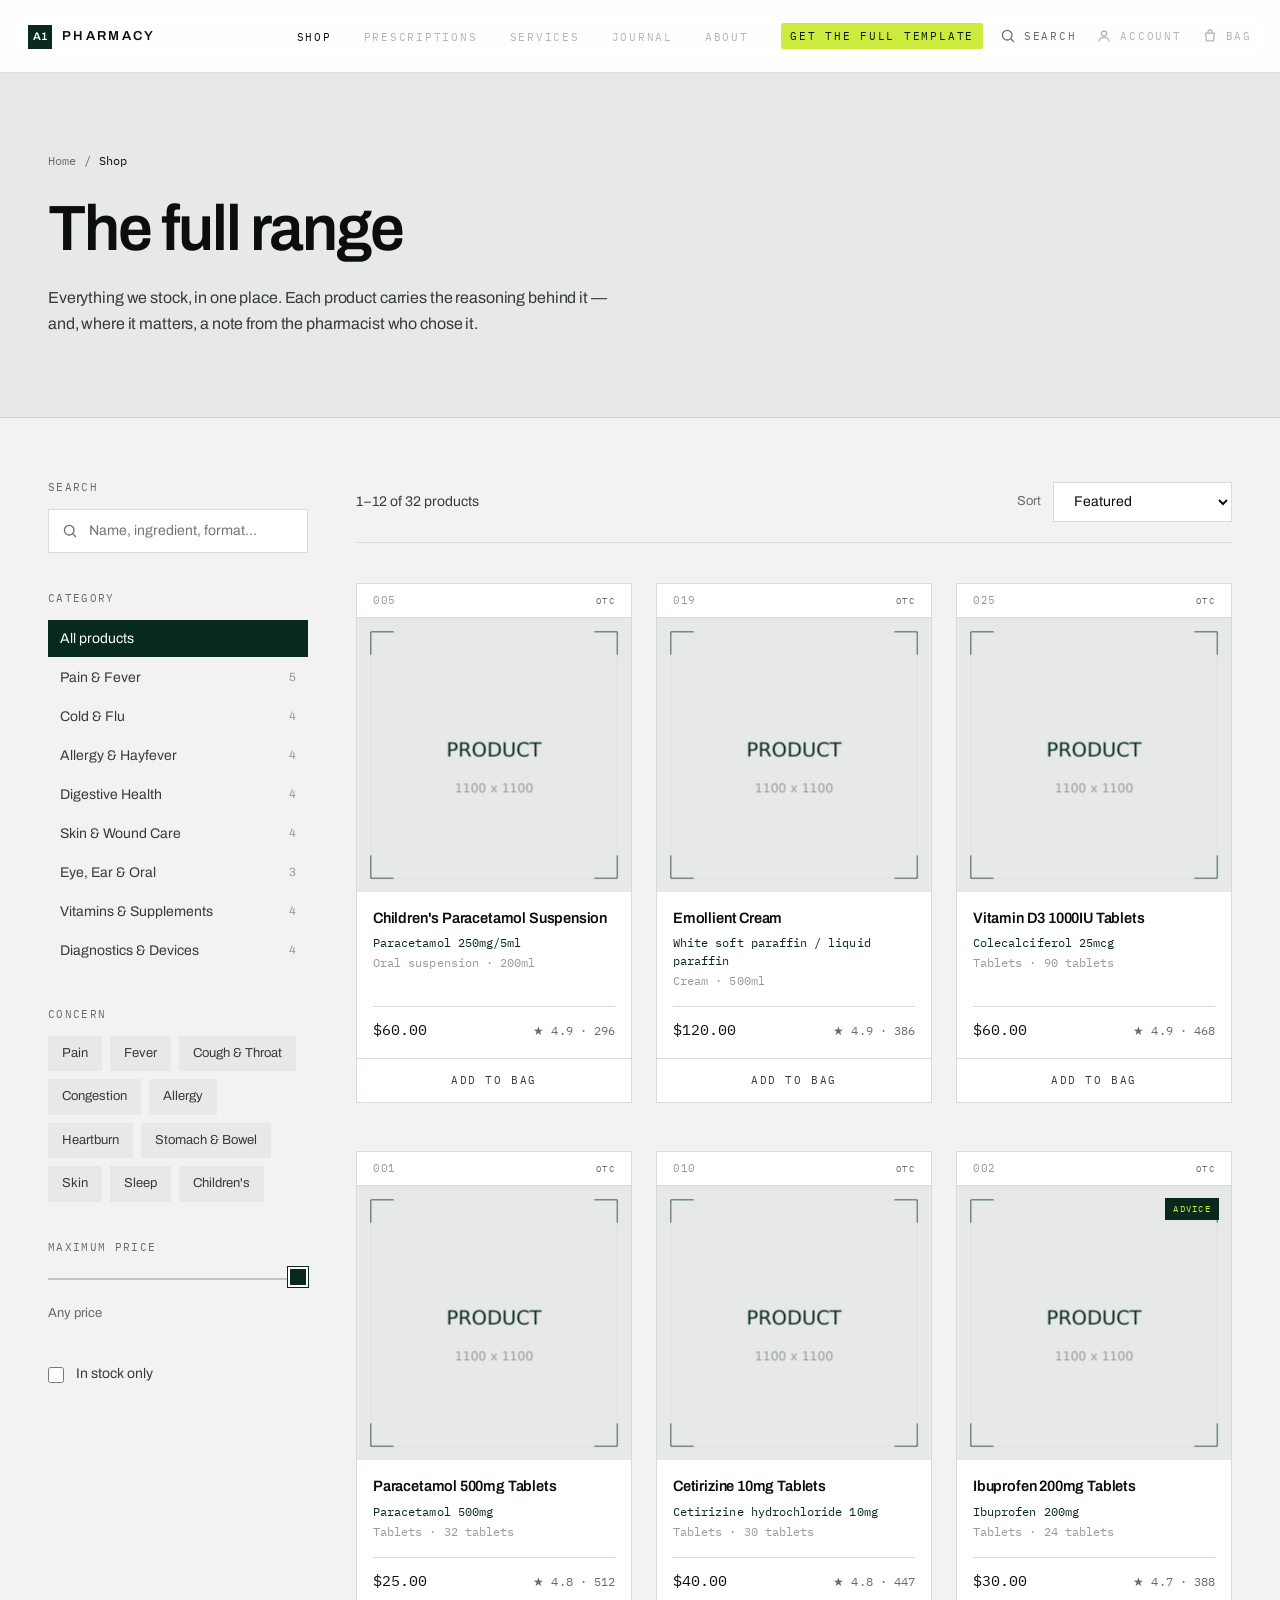
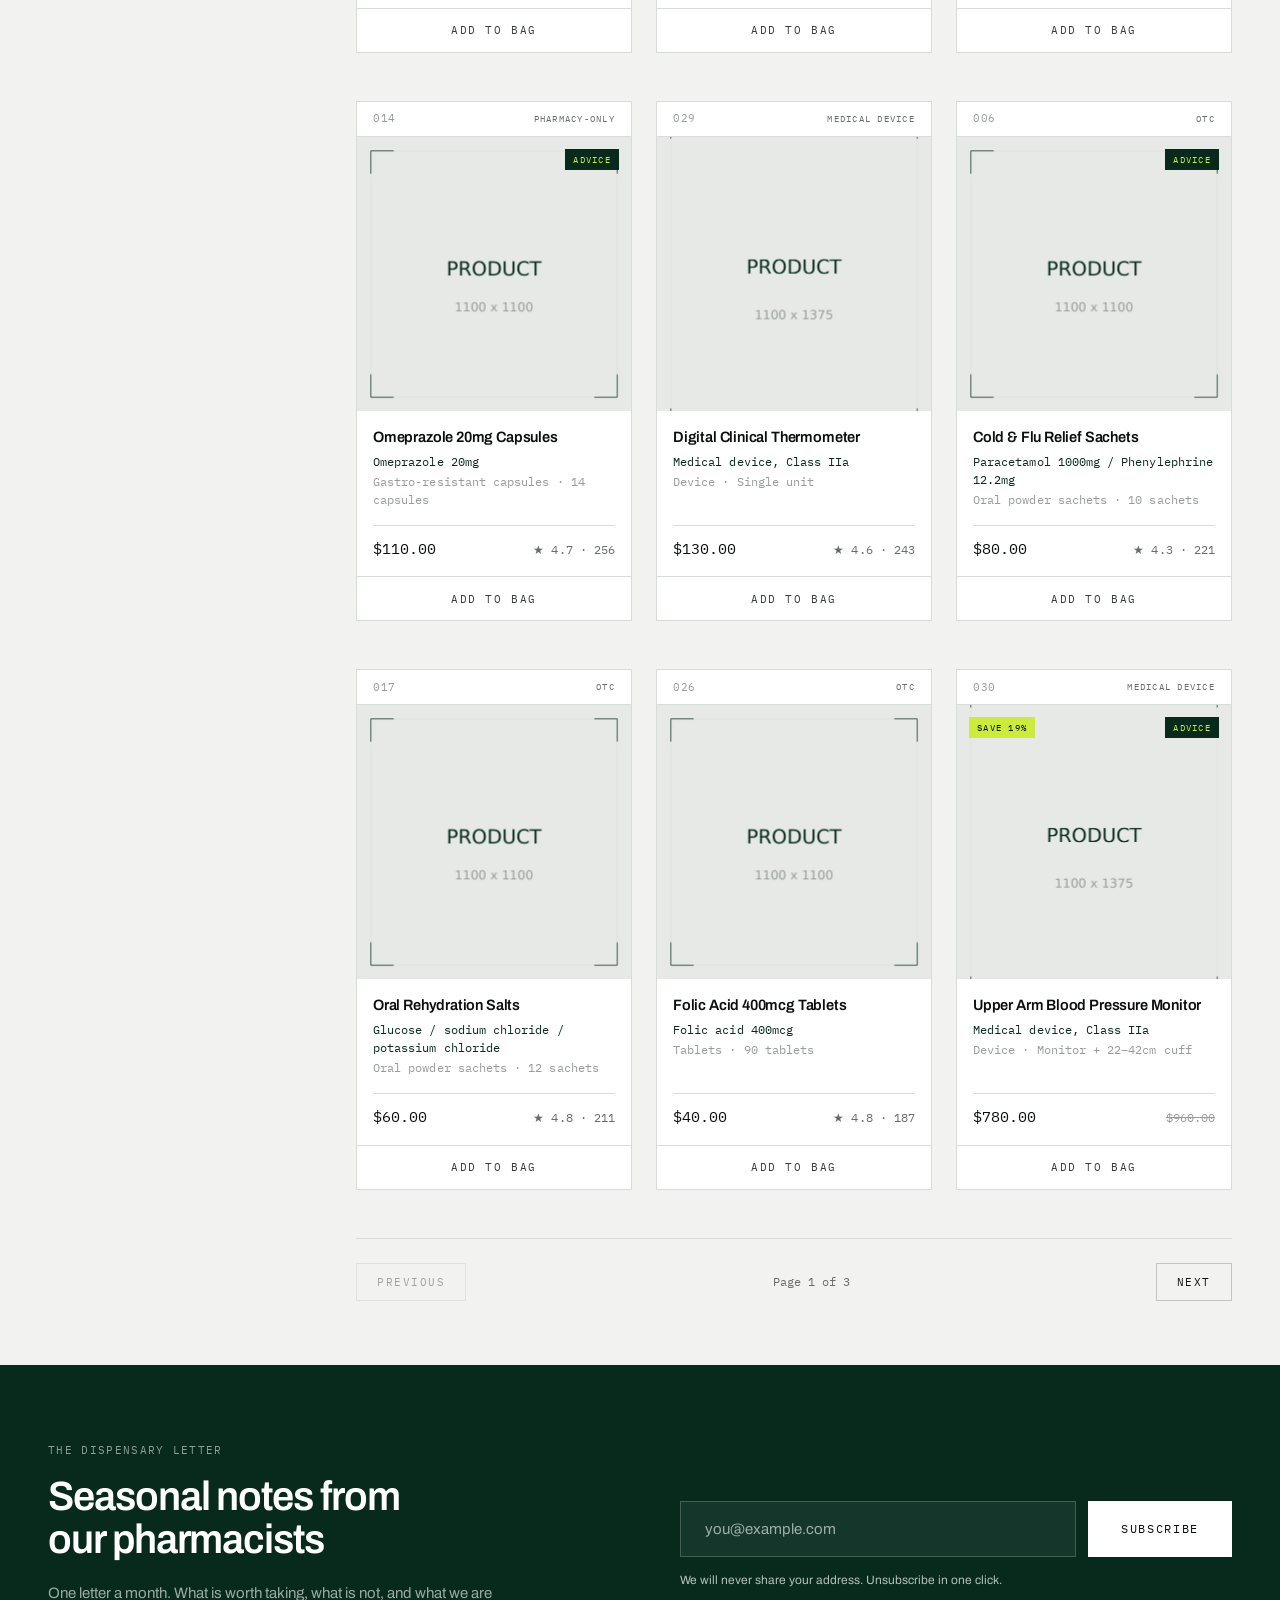
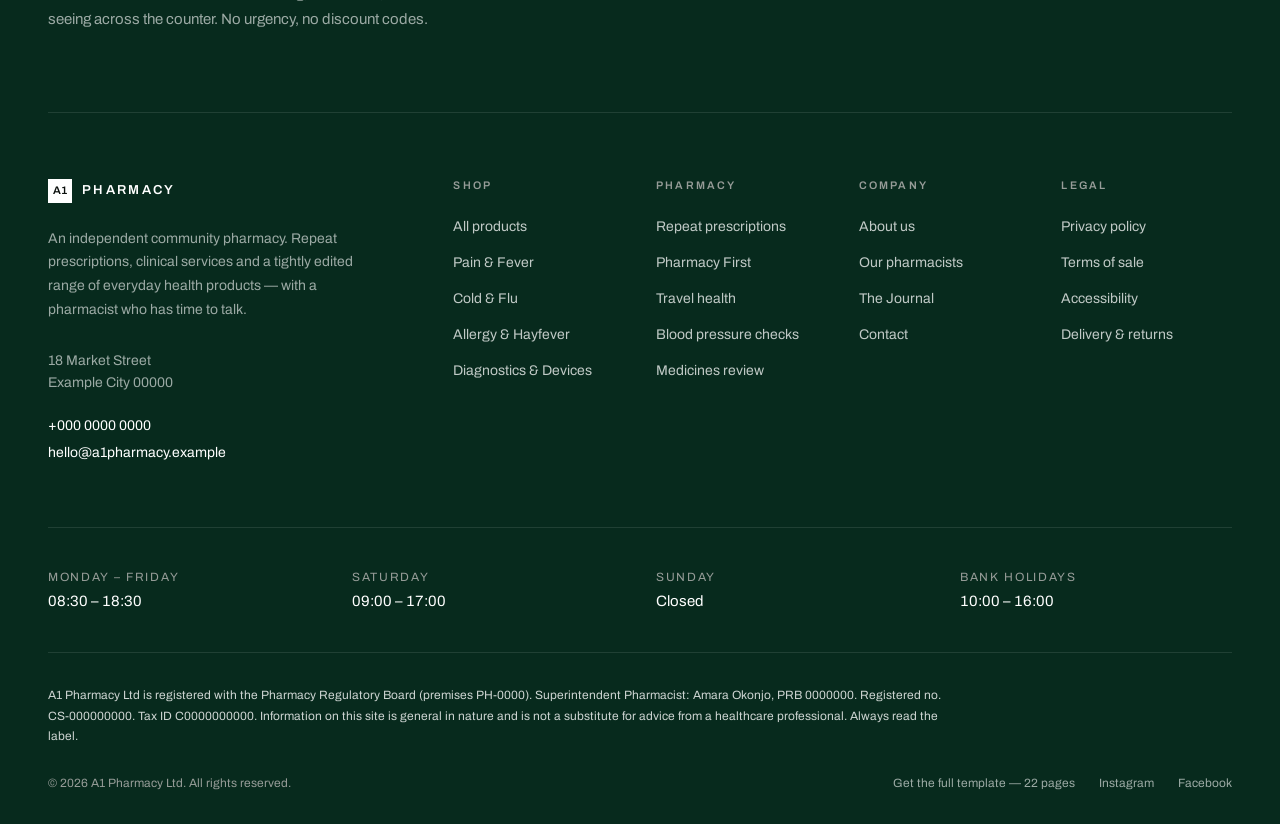
<file: shop.html>
<!doctype html>
<html lang="en">
	<head>
		<meta charset="utf-8" />
		<meta name="viewport" content="width=device-width, initial-scale=1" />

		<title>Shop — A1 Pharmacy</title>
		<meta name="description" content="The full A1 Pharmacy range — pain relief, cold and flu, allergy, digestive health, skin care and home diagnostics, each one chosen by our pharmacists." />
		<meta name="theme-color" content="#1c4032" />
		<link rel="canonical" href="https://paragonslash.github.io/a1-pharmacy-free/shop.html" />

		<meta property="og:site_name" content="A1 Pharmacy" />
		<meta property="og:type" content="website" />
		<meta property="og:url" content="https://paragonslash.github.io/a1-pharmacy-free/shop.html" />
		<meta property="og:image" content="https://paragonslash.github.io/a1-pharmacy-free/og-image-free.jpg" />
		<meta property="og:image:width" content="1200" />
		<meta property="og:image:height" content="630" />
		<meta property="og:title" content="Shop — A1 Pharmacy" />
		<meta property="og:description" content="The full A1 Pharmacy range — pain relief, cold and flu, allergy, digestive health, skin care and home diagnostics, each one chosen by our pharmacists." />
		<meta name="twitter:card" content="summary_large_image" />

		<link rel="icon" href="favicon.svg" type="image/svg+xml" />

		<!-- The typeface used by the first line of every page. -->
		<link
			rel="preload"
			href="fonts/archivo-latin-wdth-normal.woff2"
			as="font"
			type="font/woff2"
			crossorigin
		/>

		<!-- Shared styles. Page-specific rules follow, so they can override. -->
		<link rel="stylesheet" href="css/main.css" />
		<link rel="stylesheet" href="css/pages/shop.css" />
	</head>

	<body>
		<div class="page">
			<a href="#main" class="skip-link visually-hidden-focusable">Skip to content</a>

			<header class="site-header" data-site-header>
				<nav class="site-header__inner" aria-label="Primary">
					<div class="site-header__bar">
						<!-- Left: wordmark -->
						<a href="index.html" aria-label="A1 Pharmacy — home" data-nav-plain>
							<span class="logo">
					<span class="logo__mark" aria-hidden="true">A1</span>
					<span class="logo__name">Pharmacy</span>
				</span>
						</a>

						<!-- Centre: navigation -->
						<ul class="primary-nav">
						<li>
							<a
								href="shop.html"
								class="nav-link" data-mega-trigger="shop" aria-expanded="false" aria-controls="mega-shop" aria-current="page"
							>Shop</a>
						</li>
						<li>
							<a class="nav-link--inert nav-link" data-nav-plain>Prescriptions</a>
						</li>
						<li>
							<a class="nav-link--inert nav-link" data-mega-trigger="services" aria-expanded="false" aria-controls="mega-services">Services</a>
						</li>
						<li>
							<a class="nav-link--inert nav-link" data-nav-plain>Journal</a>
						</li>
						<li>
							<a class="nav-link--inert nav-link" data-nav-plain>About</a>
						</li>
						<li>
							<a href="https://paragonslash.gumroad.com/l/a1pharmacy?referrer=github.com%2Fparagonslash%2Fa1-pharmacy-free" rel="noreferrer noopener" target="_blank" class="nav-link nav-link--upgrade" data-nav-plain>Get the full template</a>
						</li>
						</ul>

						<!-- Right: utilities -->
						<div class="header-tools">
							<button
								type="button"
								class="nav-link header-tools__optional"
								data-overlay-open="search"
								aria-expanded="false"
								aria-controls="site-search-overlay"
							>
								<svg class="nav-link__icon" viewBox="0 0 20 20" fill="none" stroke="currentColor" stroke-width="1.6" aria-hidden="true"><circle cx="9" cy="9" r="6" /><path d="M13.5 13.5L17 17" stroke-linecap="round" /></svg>
								Search
							</button>

							<a class="nav-link--inert nav-link header-tools__optional">
								<svg class="nav-link__icon" viewBox="0 0 20 20" fill="none" stroke="currentColor" stroke-width="1.6" aria-hidden="true"><circle cx="10" cy="7" r="3.25" /><path d="M3.75 17c0-3.2 2.8-5.25 6.25-5.25S16.25 13.8 16.25 17" stroke-linecap="round" /></svg>
								Account
							</a>

							<!--
								The bag is a plain link. The preview below it is a hover
								convenience only — nothing here is reachable by hovering alone.
							-->
							<a class="nav-link--inert nav-link nav-link--emphasis">
								<svg class="nav-link__icon" viewBox="0 0 20 20" fill="none" stroke="currentColor" stroke-width="1.6" aria-hidden="true"><path d="M4.5 6.5h11l-1 9.5h-9z" stroke-linejoin="round" /><path d="M7.5 6.5V5a2.5 2.5 0 015 0v1.5" stroke-linecap="round" /></svg>
								Bag
							</a>

							<button
								type="button"
								class="menu-toggle"
								data-overlay-open="mobile-nav"
								aria-expanded="false"
								aria-controls="mobile-nav-overlay"
								aria-label="Open menu"
							>
								<span class="menu-toggle__bar"></span>
								<span class="menu-toggle__bar"></span>
							</button>
						</div>
					</div>
				</nav>

				<div class="mega-panel" id="mega-shop" data-mega-panel="shop" role="region" aria-label="Shop menu">
					<div class="mega-panel__inner">
						<p class="label mega-panel__heading">Index</p>

						<ul class="mega-index">
							<li class="mega-index__item">
								<a href="shop.html?category=pain-and-fever" class="mega-index__link">
									<span class="index-no">01</span>
									<span class="mega-index__name">Pain &amp; Fever</span>
								</a>
							</li>
							<li class="mega-index__item">
								<a href="shop.html?category=cold-and-flu" class="mega-index__link">
									<span class="index-no">02</span>
									<span class="mega-index__name">Cold &amp; Flu</span>
								</a>
							</li>
							<li class="mega-index__item">
								<a href="shop.html?category=allergy-and-hayfever" class="mega-index__link">
									<span class="index-no">03</span>
									<span class="mega-index__name">Allergy &amp; Hayfever</span>
								</a>
							</li>
							<li class="mega-index__item">
								<a href="shop.html?category=digestive-health" class="mega-index__link">
									<span class="index-no">04</span>
									<span class="mega-index__name">Digestive Health</span>
								</a>
							</li>
							<li class="mega-index__item">
								<a href="shop.html?category=skin-and-wound-care" class="mega-index__link">
									<span class="index-no">05</span>
									<span class="mega-index__name">Skin &amp; Wound Care</span>
								</a>
							</li>
							<li class="mega-index__item">
								<a href="shop.html?category=eye-ear-and-oral" class="mega-index__link">
									<span class="index-no">06</span>
									<span class="mega-index__name">Eye, Ear &amp; Oral</span>
								</a>
							</li>
							<li class="mega-index__item">
								<a href="shop.html?category=vitamins-and-supplements" class="mega-index__link">
									<span class="index-no">07</span>
									<span class="mega-index__name">Vitamins &amp; Supplements</span>
								</a>
							</li>
							<li class="mega-index__item">
								<a href="shop.html?category=diagnostics-and-devices" class="mega-index__link">
									<span class="index-no">08</span>
									<span class="mega-index__name">Diagnostics &amp; Devices</span>
								</a>
							</li>
						</ul>

						<div class="mega-featured">
							<p class="label">Selected</p>
							<div class="mega-featured__grid">
								<a href="product.html" class="mega-featured__link">
									<div class="plate plate--lit" style="--plate-ratio: 4 / 5">
						<img
							src="images/products/pk-bottle-tablets.webp"
							alt="Paracetamol 500mg Tablets"
							width="1100" height="1100"
							sizes="16vw"
							loading="lazy"
							decoding="async"
							
							class="mega-featured__image"
						/>
					</div>
									<p class="mega-featured__item-no">001</p>
									<p class="mega-featured__name">Paracetamol 500mg Tablets</p>
									<p class="mega-featured__price" data-numeric>$25.00</p>
								</a>
								<a href="product.html" class="mega-featured__link">
									<div class="plate plate--lit" style="--plate-ratio: 4 / 5">
						<img
							src="images/products/pk-bottle-capsules.webp"
							alt="Omeprazole 20mg Capsules"
							width="1100" height="1100"
							sizes="16vw"
							loading="lazy"
							decoding="async"
							
							class="mega-featured__image"
						/>
					</div>
									<p class="mega-featured__item-no">014</p>
									<p class="mega-featured__name">Omeprazole 20mg Capsules</p>
									<p class="mega-featured__price" data-numeric>$110.00</p>
								</a>
							</div>
						</div>
					</div>
				</div>
				<div class="mega-panel" id="mega-services" data-mega-panel="services" role="region" aria-label="Services menu">
					<div class="mega-panel__inner">
						<p class="label mega-panel__heading">Services</p>
						<ul class="mega-index mega-index--wide">
							<li class="mega-index__item">
								<a class="mega-index__link mega-index__link--stacked" data-inert>
									<span class="mega-index__row">
										<span class="index-no">01</span>
										<span class="mega-index__name">Repeat Prescriptions</span>
									</span>
									<span class="mega-index__summary">Order, track and collect — or have them delivered free within five miles.</span>
								</a>
							</li>
							<li class="mega-index__item">
								<a class="mega-index__link mega-index__link--stacked" data-inert>
									<span class="mega-index__row">
										<span class="index-no">02</span>
										<span class="mega-index__name">Pharmacy First Consultations</span>
									</span>
									<span class="mega-index__summary">Seven common conditions assessed and treated without a GP appointment.</span>
								</a>
							</li>
							<li class="mega-index__item">
								<a class="mega-index__link mega-index__link--stacked" data-inert>
									<span class="mega-index__row">
										<span class="index-no">03</span>
										<span class="mega-index__name">Travel Health &amp; Vaccination</span>
									</span>
									<span class="mega-index__summary">A risk assessment for where you are actually going, then the schedule to match.</span>
								</a>
							</li>
							<li class="mega-index__item">
								<a class="mega-index__link mega-index__link--stacked" data-inert>
									<span class="mega-index__row">
										<span class="index-no">04</span>
										<span class="mega-index__name">Blood Pressure Checks</span>
									</span>
									<span class="mega-index__summary">A proper seated reading, and someone to interpret it with you.</span>
								</a>
							</li>
							<li class="mega-index__item">
								<a class="mega-index__link mega-index__link--stacked" data-inert>
									<span class="mega-index__row">
										<span class="index-no">05</span>
										<span class="mega-index__name">Structured Medicines Review</span>
									</span>
									<span class="mega-index__summary">Twenty minutes on what you take, why, and what could come off the list.</span>
								</a>
							</li>
							<li class="mega-index__item">
								<a class="mega-index__link mega-index__link--stacked" data-inert>
									<span class="mega-index__row">
										<span class="index-no">06</span>
										<span class="mega-index__name">Health Screening</span>
									</span>
									<span class="mega-index__summary">Cholesterol, HbA1c and kidney function, with the results explained properly.</span>
								</a>
							</li>
						</ul>
					</div>
				</div>
			</header>
			<!-- ── Mobile menu ───────────────────────────────────────────────── -->
			<div class="overlay overlay--nav" id="mobile-nav-overlay" data-overlay="mobile-nav" hidden>
				<button type="button" class="overlay__scrim" data-overlay-close tabindex="-1" aria-label="Close menu"></button>

				<div class="overlay__panel" data-overlay-panel role="dialog" aria-modal="true" aria-label="Menu">
					<nav class="shell" aria-label="Mobile">
						<ul>
							<li>
								<a href="shop.html" class="mobile-nav__link" style="--row-index: 0">
									Shop
									<svg class="mobile-nav__chevron" viewBox="0 0 16 16" fill="none" stroke="currentColor" stroke-width="1.5" aria-hidden="true"><path d="M2.5 8h11M9 3.5L13.5 8 9 12.5" stroke-linecap="round" stroke-linejoin="round" /></svg>
								</a>
							</li>
							<li>
								<a class="mobile-nav__link" style="--row-index: 1" data-inert>
									Prescriptions
									<svg class="mobile-nav__chevron" viewBox="0 0 16 16" fill="none" stroke="currentColor" stroke-width="1.5" aria-hidden="true"><path d="M2.5 8h11M9 3.5L13.5 8 9 12.5" stroke-linecap="round" stroke-linejoin="round" /></svg>
								</a>
							</li>
							<li>
								<a class="mobile-nav__link" style="--row-index: 2" data-inert>
									Services
									<svg class="mobile-nav__chevron" viewBox="0 0 16 16" fill="none" stroke="currentColor" stroke-width="1.5" aria-hidden="true"><path d="M2.5 8h11M9 3.5L13.5 8 9 12.5" stroke-linecap="round" stroke-linejoin="round" /></svg>
								</a>
							</li>
							<li>
								<a class="mobile-nav__link" style="--row-index: 3" data-inert>
									Journal
									<svg class="mobile-nav__chevron" viewBox="0 0 16 16" fill="none" stroke="currentColor" stroke-width="1.5" aria-hidden="true"><path d="M2.5 8h11M9 3.5L13.5 8 9 12.5" stroke-linecap="round" stroke-linejoin="round" /></svg>
								</a>
							</li>
							<li>
								<a class="mobile-nav__link" style="--row-index: 4" data-inert>
									About
									<svg class="mobile-nav__chevron" viewBox="0 0 16 16" fill="none" stroke="currentColor" stroke-width="1.5" aria-hidden="true"><path d="M2.5 8h11M9 3.5L13.5 8 9 12.5" stroke-linecap="round" stroke-linejoin="round" /></svg>
								</a>
							</li>
							<li>
								<a href="https://paragonslash.gumroad.com/l/a1pharmacy?referrer=github.com%2Fparagonslash%2Fa1-pharmacy-free" rel="noreferrer noopener" target="_blank" class="mobile-nav__link" style="--row-index: 5">Get the full template
									<svg class="mobile-nav__chevron" viewBox="0 0 16 16" fill="none" stroke="currentColor" stroke-width="1.5" aria-hidden="true"><path d="M2.5 8h11M9 3.5L13.5 8 9 12.5" stroke-linecap="round" stroke-linejoin="round" /></svg>
								</a>
							</li>
						</ul>

						<div class="mobile-nav__section">
							<p class="label mobile-nav__heading">Categories</p>
							<ul class="mobile-nav__chips">
								<li><a href="shop.html?category=pain-and-fever" class="chip">Pain &amp; Fever</a></li>
								<li><a href="shop.html?category=cold-and-flu" class="chip">Cold &amp; Flu</a></li>
								<li><a href="shop.html?category=allergy-and-hayfever" class="chip">Allergy &amp; Hayfever</a></li>
								<li><a href="shop.html?category=digestive-health" class="chip">Digestive Health</a></li>
								<li><a href="shop.html?category=skin-and-wound-care" class="chip">Skin &amp; Wound Care</a></li>
								<li><a href="shop.html?category=eye-ear-and-oral" class="chip">Eye, Ear &amp; Oral</a></li>
								<li><a href="shop.html?category=vitamins-and-supplements" class="chip">Vitamins &amp; Supplements</a></li>
								<li><a href="shop.html?category=diagnostics-and-devices" class="chip">Diagnostics &amp; Devices</a></li>
							</ul>

							<div class="mobile-nav__footer">
								<a class="link-rule" data-inert>Your account</a>
								<a href="tel:+0000000000" class="link-rule">+000 0000 0000</a>
								<p style="color: var(--color-ink-3)">18 Market Street, Example City 00000</p>
							</div>
						</div>
					</nav>
				</div>
			</div>

			<!-- ── Search ────────────────────────────────────────────────────── -->
			<div class="overlay overlay--search" id="site-search-overlay" data-overlay="search" hidden>
				<button type="button" class="overlay__scrim" data-overlay-close tabindex="-1" aria-label="Close search"></button>

				<div class="overlay__panel" data-overlay-panel role="dialog" aria-modal="true" aria-label="Search">
					<div class="shell">
						<form role="search" data-search-form>
							<label for="site-search" class="label">Search the pharmacy</label>

							<div class="search-field">
								<svg class="search-field__icon" viewBox="0 0 20 20" fill="none" stroke="currentColor" stroke-width="1.5" aria-hidden="true">
									<circle cx="9" cy="9" r="6" />
									<path d="M13.5 13.5L17 17" stroke-linecap="round" />
								</svg>

								<input
									id="site-search"
									name="q"
									type="search"
									class="search-field__input"
									placeholder="Magnesium, eczema, thermometer…"
									autocomplete="off"
									data-overlay-autofocus
								/>

								<button type="button" class="search-field__close" data-overlay-close aria-label="Close search">
									<svg viewBox="0 0 20 20" fill="none" stroke="currentColor" stroke-width="1.5" aria-hidden="true" style="width:1.25rem;height:1.25rem">
										<path d="M5 5l10 10M15 5L5 15" stroke-linecap="round" />
									</svg>
								</button>
							</div>
						</form>

						<!-- Shown while the field is empty. -->
						<div class="search-suggestions">
							<div>
								<p class="label">Common searches</p>
								<ul class="search-suggestions__chips">
								<li><button type="button" class="chip">Paracetamol</button></li>
								<li><button type="button" class="chip">Vitamin D</button></li>
								<li><button type="button" class="chip">Hayfever</button></li>
								<li><button type="button" class="chip">Eczema</button></li>
								<li><button type="button" class="chip">Thermometer</button></li>
								</ul>
							</div>

							<div>
								<p class="label">Browse</p>
								<ul class="search-suggestions__links">
								<li><a href="shop.html?category=pain-and-fever" class="link-rule">Pain &amp; Fever</a></li>
								<li><a href="shop.html?category=cold-and-flu" class="link-rule">Cold &amp; Flu</a></li>
								<li><a href="shop.html?category=allergy-and-hayfever" class="link-rule">Allergy &amp; Hayfever</a></li>
								<li><a href="shop.html?category=digestive-health" class="link-rule">Digestive Health</a></li>
								<li><a href="shop.html?category=skin-and-wound-care" class="link-rule">Skin &amp; Wound Care</a></li>
								<li><a href="shop.html?category=eye-ear-and-oral" class="link-rule">Eye, Ear &amp; Oral</a></li>
								</ul>
							</div>
						</div>
					</div>
				</div>
			</div>

			<main class="page__main" id="main">
				<!-- ────────────────────────────────────────────── Masthead ── -->
				<section class="shop-masthead">
					<div class="shell shop-masthead__inner">
						<nav class="breadcrumb data" aria-label="Breadcrumb">
							<ol class="breadcrumb__list">
								<li><a href="index.html" class="link-rule">Home</a></li>
								<li aria-hidden="true">/</li>
								<li><span class="breadcrumb__current" aria-current="page">Shop</span></li>
							</ol>
						</nav>

						<h1 class="text-d2 shop-masthead__title" data-reveal-words data-reveal-stagger="50" data-filter-heading>
							The full range
						</h1>

						<p class="text-lead shop-masthead__lede" data-reveal-on-scroll data-reveal-delay="200">
							Everything we stock, in one place. Each product carries the reasoning behind it —
							and, where it matters, a note from the pharmacist who chose it.
						</p>
					</div>
				</section>

				<div class="shell shop-layout">
					<!-- ──────────────────────────────────────────── Filters ── -->
					<aside class="shop-filters">
						<!-- Collapsed by default on small screens. -->
						<button
							type="button"
							class="filter-toggle"
							data-filter-toggle
							aria-expanded="false"
							aria-controls="shop-filter-panel"
						>
							<span class="filter-toggle__label">
								<svg viewBox="0 0 20 20" fill="none" stroke="currentColor" stroke-width="1.6" aria-hidden="true">
									<path d="M3 6h14M6 10h8M8.5 14h3" stroke-linecap="round" />
								</svg>
								Filter &amp; sort
							</span>
							<span class="filter-toggle__count" data-filter-count data-numeric hidden>0</span>
						</button>

						<div class="filter-panel" id="shop-filter-panel" data-filter-panel>
							<div class="filter-group">
								<label for="shop-search" class="label">Search</label>
								<div class="filter-search">
									<input
										id="shop-search"
										type="search"
										class="filter-search__input"
										placeholder="Name, ingredient, format…"
										data-filter-search
									/>
									<svg class="filter-search__icon" viewBox="0 0 20 20" fill="none" stroke="currentColor" stroke-width="1.6" aria-hidden="true">
										<circle cx="9" cy="9" r="6" />
										<path d="M13.5 13.5L17 17" stroke-linecap="round" />
									</svg>
								</div>
							</div>

							<fieldset class="filter-group">
								<legend class="label">Category</legend>
								<ul class="filter-options">
									<li>
										<button type="button" class="filter-option" data-filter-category="" data-category-name="The full range" aria-pressed="true">
											<span>All products</span>
										</button>
									</li>
								<li>
									<button
										type="button"
										class="filter-option"
										data-filter-category="pain-and-fever"
										data-category-name="Pain &amp; Fever"
										aria-pressed="false"
									>
										<span>Pain &amp; Fever</span>
										<span class="filter-option__count" data-numeric>5</span>
									</button>
								</li>
								<li>
									<button
										type="button"
										class="filter-option"
										data-filter-category="cold-and-flu"
										data-category-name="Cold &amp; Flu"
										aria-pressed="false"
									>
										<span>Cold &amp; Flu</span>
										<span class="filter-option__count" data-numeric>4</span>
									</button>
								</li>
								<li>
									<button
										type="button"
										class="filter-option"
										data-filter-category="allergy-and-hayfever"
										data-category-name="Allergy &amp; Hayfever"
										aria-pressed="false"
									>
										<span>Allergy &amp; Hayfever</span>
										<span class="filter-option__count" data-numeric>4</span>
									</button>
								</li>
								<li>
									<button
										type="button"
										class="filter-option"
										data-filter-category="digestive-health"
										data-category-name="Digestive Health"
										aria-pressed="false"
									>
										<span>Digestive Health</span>
										<span class="filter-option__count" data-numeric>4</span>
									</button>
								</li>
								<li>
									<button
										type="button"
										class="filter-option"
										data-filter-category="skin-and-wound-care"
										data-category-name="Skin &amp; Wound Care"
										aria-pressed="false"
									>
										<span>Skin &amp; Wound Care</span>
										<span class="filter-option__count" data-numeric>4</span>
									</button>
								</li>
								<li>
									<button
										type="button"
										class="filter-option"
										data-filter-category="eye-ear-and-oral"
										data-category-name="Eye, Ear &amp; Oral"
										aria-pressed="false"
									>
										<span>Eye, Ear &amp; Oral</span>
										<span class="filter-option__count" data-numeric>3</span>
									</button>
								</li>
								<li>
									<button
										type="button"
										class="filter-option"
										data-filter-category="vitamins-and-supplements"
										data-category-name="Vitamins &amp; Supplements"
										aria-pressed="false"
									>
										<span>Vitamins &amp; Supplements</span>
										<span class="filter-option__count" data-numeric>4</span>
									</button>
								</li>
								<li>
									<button
										type="button"
										class="filter-option"
										data-filter-category="diagnostics-and-devices"
										data-category-name="Diagnostics &amp; Devices"
										aria-pressed="false"
									>
										<span>Diagnostics &amp; Devices</span>
										<span class="filter-option__count" data-numeric>4</span>
									</button>
								</li>
								</ul>
							</fieldset>

							<fieldset class="filter-group">
								<legend class="label">Concern</legend>
								<ul class="filter-chips">
								<li>
									<button
										type="button"
										class="filter-chip"
										data-filter-concern="pain"
										aria-pressed="false"
									>Pain</button>
								</li>
								<li>
									<button
										type="button"
										class="filter-chip"
										data-filter-concern="fever"
										aria-pressed="false"
									>Fever</button>
								</li>
								<li>
									<button
										type="button"
										class="filter-chip"
										data-filter-concern="cough"
										aria-pressed="false"
									>Cough &amp; Throat</button>
								</li>
								<li>
									<button
										type="button"
										class="filter-chip"
										data-filter-concern="congestion"
										aria-pressed="false"
									>Congestion</button>
								</li>
								<li>
									<button
										type="button"
										class="filter-chip"
										data-filter-concern="allergy"
										aria-pressed="false"
									>Allergy</button>
								</li>
								<li>
									<button
										type="button"
										class="filter-chip"
										data-filter-concern="heartburn"
										aria-pressed="false"
									>Heartburn</button>
								</li>
								<li>
									<button
										type="button"
										class="filter-chip"
										data-filter-concern="gut"
										aria-pressed="false"
									>Stomach &amp; Bowel</button>
								</li>
								<li>
									<button
										type="button"
										class="filter-chip"
										data-filter-concern="skin"
										aria-pressed="false"
									>Skin</button>
								</li>
								<li>
									<button
										type="button"
										class="filter-chip"
										data-filter-concern="sleep"
										aria-pressed="false"
									>Sleep</button>
								</li>
								<li>
									<button
										type="button"
										class="filter-chip"
										data-filter-concern="children"
										aria-pressed="false"
									>Children&#39;s</button>
								</li>
								</ul>
							</fieldset>

							<div class="filter-group">
								<label for="shop-price" class="label">Maximum price</label>
								<input
									id="shop-price"
									type="range"
									class="filter-range range-slider"
									min="20"
									max="1000"
									step="20"
									value="1000"
									data-filter-price
								/>
								<p class="filter-range__label" data-filter-price-label data-numeric>Any price</p>
							</div>

							<label class="checkbox-row">
								<input type="checkbox" class="checkbox-row__box" data-filter-stock />
								In stock only
							</label>

							<button type="button" class="filter-clear" data-filter-clear hidden>
								Clear all filters
							</button>
						</div>
					</aside>

					<!-- ──────────────────────────────────────────── Results ── -->
					<div class="shop-results" data-results-top>
						<h2 class="visually-hidden">Products</h2>
						<div class="shop-results__bar">
							<p class="shop-results__count" data-result-count aria-live="polite">32 products</p>

							<div class="shop-results__sort">
								<label for="shop-sort" class="shop-results__sort-label">Sort</label>
								<select id="shop-sort" class="shop-results__select" data-filter-sort>
									<option value="featured">Featured</option>
									<option value="price-asc">Price, low to high</option>
									<option value="price-desc">Price, high to low</option>
									<option value="rating">Best rated</option>
									<option value="newest">Newest</option>
								</select>
							</div>
						</div>

						<div class="product-grid product-grid--three shop-results__grid" data-product-grid>
							<div class="product-grid__cell">
<article
						class="product-card"
						data-product
						data-category="pain-and-fever"
						data-concerns="pain fever children"
						data-price="60"
						data-stock="168"
						data-rating="4.9"
						data-bestseller="true"
						data-new="false"
						data-search="children&#39;s paracetamol suspension 6 to 12 years, sugar free a1 pharmacy oral suspension"
					>
						<a href="product.html" class="product-card__link">
							<div class="product-card__header">
								<span class="index-no">005</span>
								<span class="product-card__classification">OTC</span>
							</div>

							<div class="product-card__plate">
								<div class="plate plate--lit" style="--plate-ratio: 1 / 1">
						<img
							src="images/products/pk-vial-tablets.webp"
							alt="Children&#39;s Paracetamol Suspension"
							width="1100" height="1100"
							sizes="(min-width: 1280px) 24vw, (min-width: 768px) 33vw, 50vw"
							loading="eager"
							decoding="sync"
							fetchpriority="high"
							class="product-card__image"
						/>
					</div>

								
								
							</div>

							<div class="product-card__body">
								<h3 class="product-card__name">Children&#39;s Paracetamol Suspension</h3>
								<p class="data product-card__ingredient">Paracetamol 250mg/5ml</p>
								<p class="data product-card__specification">Oral suspension · 200ml</p>

								<div class="product-card__price-row">
									<span class="product-card__price">$60.00</span>
									<span class="data">★ 4.9 · 296</span>
								</div>
							</div>
						</a>

						<button
							type="button"
							data-add-to-bag
							class="product-card__add"
						>Add to bag</button>
					</article>
							</div>
							<div class="product-grid__cell">
<article
						class="product-card"
						data-product
						data-category="skin-and-wound-care"
						data-concerns="skin"
						data-price="120"
						data-stock="174"
						data-rating="4.9"
						data-bestseller="true"
						data-new="false"
						data-search="emollient cream fragrance free, pump pack a1 pharmacy cream"
					>
						<a href="product.html" class="product-card__link">
							<div class="product-card__header">
								<span class="index-no">019</span>
								<span class="product-card__classification">OTC</span>
							</div>

							<div class="product-card__plate">
								<div class="plate plate--lit" style="--plate-ratio: 1 / 1">
						<img
							src="images/products/pk-tube-white.webp"
							alt="Emollient Cream"
							width="1100" height="1100"
							sizes="(min-width: 1280px) 24vw, (min-width: 768px) 33vw, 50vw"
							loading="eager"
							decoding="sync"
							fetchpriority="high"
							class="product-card__image"
						/>
					</div>

								
								
							</div>

							<div class="product-card__body">
								<h3 class="product-card__name">Emollient Cream</h3>
								<p class="data product-card__ingredient">White soft paraffin / liquid paraffin</p>
								<p class="data product-card__specification">Cream · 500ml</p>

								<div class="product-card__price-row">
									<span class="product-card__price">$120.00</span>
									<span class="data">★ 4.9 · 386</span>
								</div>
							</div>
						</a>

						<button
							type="button"
							data-add-to-bag
							class="product-card__add"
						>Add to bag</button>
					</article>
							</div>
							<div class="product-grid__cell">
<article
						class="product-card"
						data-product
						data-category="vitamins-and-supplements"
						data-concerns=""
						data-price="60"
						data-stock="340"
						data-rating="4.9"
						data-bestseller="true"
						data-new="false"
						data-search="vitamin d3 1000iu tablets october to march, per ghana fda guidance a1 pharmacy tablets"
					>
						<a href="product.html" class="product-card__link">
							<div class="product-card__header">
								<span class="index-no">025</span>
								<span class="product-card__classification">OTC</span>
							</div>

							<div class="product-card__plate">
								<div class="plate plate--lit" style="--plate-ratio: 1 / 1">
						<img
							src="images/products/pk-vial-tablets.webp"
							alt="Vitamin D3 1000IU Tablets"
							width="1100" height="1100"
							sizes="(min-width: 1280px) 24vw, (min-width: 768px) 33vw, 50vw"
							loading="eager"
							decoding="sync"
							fetchpriority="high"
							class="product-card__image"
						/>
					</div>

								
								
							</div>

							<div class="product-card__body">
								<h3 class="product-card__name">Vitamin D3 1000IU Tablets</h3>
								<p class="data product-card__ingredient">Colecalciferol 25mcg</p>
								<p class="data product-card__specification">Tablets · 90 tablets</p>

								<div class="product-card__price-row">
									<span class="product-card__price">$60.00</span>
									<span class="data">★ 4.9 · 468</span>
								</div>
							</div>
						</a>

						<button
							type="button"
							data-add-to-bag
							class="product-card__add"
						>Add to bag</button>
					</article>
							</div>
							<div class="product-grid__cell">
<article
						class="product-card"
						data-product
						data-category="pain-and-fever"
						data-concerns="pain fever"
						data-price="25"
						data-stock="420"
						data-rating="4.8"
						data-bestseller="true"
						data-new="false"
						data-search="paracetamol 500mg tablets pain and fever, first line a1 pharmacy tablets"
					>
						<a href="product.html" class="product-card__link">
							<div class="product-card__header">
								<span class="index-no">001</span>
								<span class="product-card__classification">OTC</span>
							</div>

							<div class="product-card__plate">
								<div class="plate plate--lit" style="--plate-ratio: 1 / 1">
						<img
							src="images/products/pk-bottle-tablets.webp"
							alt="Paracetamol 500mg Tablets"
							width="1100" height="1100"
							sizes="(min-width: 1280px) 24vw, (min-width: 768px) 33vw, 50vw"
							loading="lazy"
							decoding="async"
							
							class="product-card__image"
						/>
					</div>

								
								
							</div>

							<div class="product-card__body">
								<h3 class="product-card__name">Paracetamol 500mg Tablets</h3>
								<p class="data product-card__ingredient">Paracetamol 500mg</p>
								<p class="data product-card__specification">Tablets · 32 tablets</p>

								<div class="product-card__price-row">
									<span class="product-card__price">$25.00</span>
									<span class="data">★ 4.8 · 512</span>
								</div>
							</div>
						</a>

						<button
							type="button"
							data-add-to-bag
							class="product-card__add"
						>Add to bag</button>
					</article>
							</div>
							<div class="product-grid__cell">
<article
						class="product-card"
						data-product
						data-category="allergy-and-hayfever"
						data-concerns="allergy"
						data-price="40"
						data-stock="340"
						data-rating="4.8"
						data-bestseller="true"
						data-new="false"
						data-search="cetirizine 10mg tablets once daily, non-drowsy a1 pharmacy tablets"
					>
						<a href="product.html" class="product-card__link">
							<div class="product-card__header">
								<span class="index-no">010</span>
								<span class="product-card__classification">OTC</span>
							</div>

							<div class="product-card__plate">
								<div class="plate plate--lit" style="--plate-ratio: 1 / 1">
						<img
							src="images/products/pk-bottle-lilac.webp"
							alt="Cetirizine 10mg Tablets"
							width="1100" height="1100"
							sizes="(min-width: 1280px) 24vw, (min-width: 768px) 33vw, 50vw"
							loading="lazy"
							decoding="async"
							
							class="product-card__image"
						/>
					</div>

								
								
							</div>

							<div class="product-card__body">
								<h3 class="product-card__name">Cetirizine 10mg Tablets</h3>
								<p class="data product-card__ingredient">Cetirizine hydrochloride 10mg</p>
								<p class="data product-card__specification">Tablets · 30 tablets</p>

								<div class="product-card__price-row">
									<span class="product-card__price">$40.00</span>
									<span class="data">★ 4.8 · 447</span>
								</div>
							</div>
						</a>

						<button
							type="button"
							data-add-to-bag
							class="product-card__add"
						>Add to bag</button>
					</article>
							</div>
							<div class="product-grid__cell">
<article
						class="product-card"
						data-product
						data-category="pain-and-fever"
						data-concerns="pain fever"
						data-price="30"
						data-stock="380"
						data-rating="4.7"
						data-bestseller="true"
						data-new="false"
						data-search="ibuprofen 200mg tablets anti-inflammatory analgesic a1 pharmacy tablets"
					>
						<a href="product.html" class="product-card__link">
							<div class="product-card__header">
								<span class="index-no">002</span>
								<span class="product-card__classification">OTC</span>
							</div>

							<div class="product-card__plate">
								<div class="plate plate--lit" style="--plate-ratio: 1 / 1">
						<img
							src="images/products/pk-blister-capsules.webp"
							alt="Ibuprofen 200mg Tablets"
							width="1100" height="1100"
							sizes="(min-width: 1280px) 24vw, (min-width: 768px) 33vw, 50vw"
							loading="lazy"
							decoding="async"
							
							class="product-card__image"
						/>
					</div>

								
								<span class="product-card__advice" title="Pharmacist advice recommended">Advice</span>
							</div>

							<div class="product-card__body">
								<h3 class="product-card__name">Ibuprofen 200mg Tablets</h3>
								<p class="data product-card__ingredient">Ibuprofen 200mg</p>
								<p class="data product-card__specification">Tablets · 24 tablets</p>

								<div class="product-card__price-row">
									<span class="product-card__price">$30.00</span>
									<span class="data">★ 4.7 · 388</span>
								</div>
							</div>
						</a>

						<button
							type="button"
							data-add-to-bag
							class="product-card__add"
						>Add to bag</button>
					</article>
							</div>
							<div class="product-grid__cell">
<article
						class="product-card"
						data-product
						data-category="digestive-health"
						data-concerns="heartburn"
						data-price="110"
						data-stock="112"
						data-rating="4.7"
						data-bestseller="true"
						data-new="false"
						data-search="omeprazole 20mg capsules frequent heartburn a1 pharmacy gastro-resistant capsules"
					>
						<a href="product.html" class="product-card__link">
							<div class="product-card__header">
								<span class="index-no">014</span>
								<span class="product-card__classification">Pharmacy-only</span>
							</div>

							<div class="product-card__plate">
								<div class="plate plate--lit" style="--plate-ratio: 1 / 1">
						<img
							src="images/products/pk-bottle-capsules.webp"
							alt="Omeprazole 20mg Capsules"
							width="1100" height="1100"
							sizes="(min-width: 1280px) 24vw, (min-width: 768px) 33vw, 50vw"
							loading="lazy"
							decoding="async"
							
							class="product-card__image"
						/>
					</div>

								
								<span class="product-card__advice" title="Pharmacist advice recommended">Advice</span>
							</div>

							<div class="product-card__body">
								<h3 class="product-card__name">Omeprazole 20mg Capsules</h3>
								<p class="data product-card__ingredient">Omeprazole 20mg</p>
								<p class="data product-card__specification">Gastro-resistant capsules · 14 capsules</p>

								<div class="product-card__price-row">
									<span class="product-card__price">$110.00</span>
									<span class="data">★ 4.7 · 256</span>
								</div>
							</div>
						</a>

						<button
							type="button"
							data-add-to-bag
							class="product-card__add"
						>Add to bag</button>
					</article>
							</div>
							<div class="product-grid__cell">
<article
						class="product-card"
						data-product
						data-category="diagnostics-and-devices"
						data-concerns="fever"
						data-price="130"
						data-stock="186"
						data-rating="4.6"
						data-bestseller="true"
						data-new="false"
						data-search="digital clinical thermometer ten-second read, fever alarm abc medical device"
					>
						<a href="product.html" class="product-card__link">
							<div class="product-card__header">
								<span class="index-no">029</span>
								<span class="product-card__classification">Medical device</span>
							</div>

							<div class="product-card__plate">
								<div class="plate plate--lit" style="--plate-ratio: 1 / 1">
						<img
							src="images/products/digital-thermometer.webp"
							alt="Digital Clinical Thermometer"
							width="1100" height="1375"
							sizes="(min-width: 1280px) 24vw, (min-width: 768px) 33vw, 50vw"
							loading="lazy"
							decoding="async"
							
							class="product-card__image"
						/>
					</div>

								
								
							</div>

							<div class="product-card__body">
								<h3 class="product-card__name">Digital Clinical Thermometer</h3>
								<p class="data product-card__ingredient">Medical device, Class IIa</p>
								<p class="data product-card__specification">Device · Single unit</p>

								<div class="product-card__price-row">
									<span class="product-card__price">$130.00</span>
									<span class="data">★ 4.6 · 243</span>
								</div>
							</div>
						</a>

						<button
							type="button"
							data-add-to-bag
							class="product-card__add"
						>Add to bag</button>
					</article>
							</div>
							<div class="product-grid__cell">
<article
						class="product-card"
						data-product
						data-category="cold-and-flu"
						data-concerns="congestion pain fever"
						data-price="80"
						data-stock="210"
						data-rating="4.3"
						data-bestseller="true"
						data-new="false"
						data-search="cold &amp; flu relief sachets blackcurrant, hot drink a1 pharmacy oral powder sachets"
					>
						<a href="product.html" class="product-card__link">
							<div class="product-card__header">
								<span class="index-no">006</span>
								<span class="product-card__classification">OTC</span>
							</div>

							<div class="product-card__plate">
								<div class="plate plate--lit" style="--plate-ratio: 1 / 1">
						<img
							src="images/products/pk-carton-sachets.webp"
							alt="Cold &amp; Flu Relief Sachets"
							width="1100" height="1100"
							sizes="(min-width: 1280px) 24vw, (min-width: 768px) 33vw, 50vw"
							loading="lazy"
							decoding="async"
							
							class="product-card__image"
						/>
					</div>

								
								<span class="product-card__advice" title="Pharmacist advice recommended">Advice</span>
							</div>

							<div class="product-card__body">
								<h3 class="product-card__name">Cold &amp; Flu Relief Sachets</h3>
								<p class="data product-card__ingredient">Paracetamol 1000mg / Phenylephrine 12.2mg</p>
								<p class="data product-card__specification">Oral powder sachets · 10 sachets</p>

								<div class="product-card__price-row">
									<span class="product-card__price">$80.00</span>
									<span class="data">★ 4.3 · 221</span>
								</div>
							</div>
						</a>

						<button
							type="button"
							data-add-to-bag
							class="product-card__add"
						>Add to bag</button>
					</article>
							</div>
							<div class="product-grid__cell">
<article
						class="product-card"
						data-product
						data-category="digestive-health"
						data-concerns="gut children"
						data-price="60"
						data-stock="232"
						data-rating="4.8"
						data-bestseller="false"
						data-new="false"
						data-search="oral rehydration salts blackcurrant, sugar free a1 pharmacy oral powder sachets"
					>
						<a href="product.html" class="product-card__link">
							<div class="product-card__header">
								<span class="index-no">017</span>
								<span class="product-card__classification">OTC</span>
							</div>

							<div class="product-card__plate">
								<div class="plate plate--lit" style="--plate-ratio: 1 / 1">
						<img
							src="images/products/pk-carton-sachets.webp"
							alt="Oral Rehydration Salts"
							width="1100" height="1100"
							sizes="(min-width: 1280px) 24vw, (min-width: 768px) 33vw, 50vw"
							loading="lazy"
							decoding="async"
							
							class="product-card__image"
						/>
					</div>

								
								
							</div>

							<div class="product-card__body">
								<h3 class="product-card__name">Oral Rehydration Salts</h3>
								<p class="data product-card__ingredient">Glucose / sodium chloride / potassium chloride</p>
								<p class="data product-card__specification">Oral powder sachets · 12 sachets</p>

								<div class="product-card__price-row">
									<span class="product-card__price">$60.00</span>
									<span class="data">★ 4.8 · 211</span>
								</div>
							</div>
						</a>

						<button
							type="button"
							data-add-to-bag
							class="product-card__add"
						>Add to bag</button>
					</article>
							</div>
							<div class="product-grid__cell">
<article
						class="product-card"
						data-product
						data-category="vitamins-and-supplements"
						data-concerns=""
						data-price="40"
						data-stock="246"
						data-rating="4.8"
						data-bestseller="false"
						data-new="false"
						data-search="folic acid 400mcg tablets preconception and first trimester a1 pharmacy tablets"
					>
						<a href="product.html" class="product-card__link">
							<div class="product-card__header">
								<span class="index-no">026</span>
								<span class="product-card__classification">OTC</span>
							</div>

							<div class="product-card__plate">
								<div class="plate plate--lit" style="--plate-ratio: 1 / 1">
						<img
							src="images/products/pk-vial-tablets-alt.webp"
							alt="Folic Acid 400mcg Tablets"
							width="1100" height="1100"
							sizes="(min-width: 1280px) 24vw, (min-width: 768px) 33vw, 50vw"
							loading="lazy"
							decoding="async"
							
							class="product-card__image"
						/>
					</div>

								
								
							</div>

							<div class="product-card__body">
								<h3 class="product-card__name">Folic Acid 400mcg Tablets</h3>
								<p class="data product-card__ingredient">Folic acid 400mcg</p>
								<p class="data product-card__specification">Tablets · 90 tablets</p>

								<div class="product-card__price-row">
									<span class="product-card__price">$40.00</span>
									<span class="data">★ 4.8 · 187</span>
								</div>
							</div>
						</a>

						<button
							type="button"
							data-add-to-bag
							class="product-card__add"
						>Add to bag</button>
					</article>
							</div>
							<div class="product-grid__cell">
<article
						class="product-card"
						data-product
						data-category="diagnostics-and-devices"
						data-concerns=""
						data-price="780"
						data-stock="46"
						data-rating="4.8"
						data-bestseller="false"
						data-new="false"
						data-search="upper arm blood pressure monitor clinically validated, two users abc medical device"
					>
						<a href="product.html" class="product-card__link">
							<div class="product-card__header">
								<span class="index-no">030</span>
								<span class="product-card__classification">Medical device</span>
							</div>

							<div class="product-card__plate">
								<div class="plate plate--lit" style="--plate-ratio: 1 / 1">
						<img
							src="images/products/blood-pressure-monitor.webp"
							alt="Upper Arm Blood Pressure Monitor"
							width="1100" height="1375"
							sizes="(min-width: 1280px) 24vw, (min-width: 768px) 33vw, 50vw"
							loading="lazy"
							decoding="async"
							
							class="product-card__image"
						/>
					</div>

								<div class="product-card__flags"><span class="flag flag--accent">Save 19%</span></div>
								<span class="product-card__advice" title="Pharmacist advice recommended">Advice</span>
							</div>

							<div class="product-card__body">
								<h3 class="product-card__name">Upper Arm Blood Pressure Monitor</h3>
								<p class="data product-card__ingredient">Medical device, Class IIa</p>
								<p class="data product-card__specification">Device · Monitor + 22–42cm cuff</p>

								<div class="product-card__price-row">
									<span class="product-card__price">$780.00</span>
									<span class="product-card__compare-price">$960.00</span>
								</div>
							</div>
						</a>

						<button
							type="button"
							data-add-to-bag
							class="product-card__add"
						>Add to bag</button>
					</article>
							</div>
							<div class="product-grid__cell">
<article
						class="product-card"
						data-product
						data-category="allergy-and-hayfever"
						data-concerns="allergy"
						data-price="40"
						data-stock="298"
						data-rating="4.7"
						data-bestseller="false"
						data-new="false"
						data-search="loratadine 10mg tablets the least sedating option a1 pharmacy tablets"
					>
						<a href="product.html" class="product-card__link">
							<div class="product-card__header">
								<span class="index-no">011</span>
								<span class="product-card__classification">OTC</span>
							</div>

							<div class="product-card__plate">
								<div class="plate plate--lit" style="--plate-ratio: 1 / 1">
						<img
							src="images/products/pk-vial-tablets-alt.webp"
							alt="Loratadine 10mg Tablets"
							width="1100" height="1100"
							sizes="(min-width: 1280px) 24vw, (min-width: 768px) 33vw, 50vw"
							loading="lazy"
							decoding="async"
							
							class="product-card__image"
						/>
					</div>

								
								
							</div>

							<div class="product-card__body">
								<h3 class="product-card__name">Loratadine 10mg Tablets</h3>
								<p class="data product-card__ingredient">Loratadine 10mg</p>
								<p class="data product-card__specification">Tablets · 30 tablets</p>

								<div class="product-card__price-row">
									<span class="product-card__price">$40.00</span>
									<span class="data">★ 4.7 · 312</span>
								</div>
							</div>
						</a>

						<button
							type="button"
							data-add-to-bag
							class="product-card__add"
						>Add to bag</button>
					</article>
							</div>
							<div class="product-grid__cell">
<article
						class="product-card"
						data-product
						data-category="allergy-and-hayfever"
						data-concerns="allergy congestion"
						data-price="100"
						data-stock="128"
						data-rating="4.7"
						data-bestseller="false"
						data-new="false"
						data-search="hayfever nasal spray steroid, for the whole season a1 pharmacy nasal spray"
					>
						<a href="product.html" class="product-card__link">
							<div class="product-card__header">
								<span class="index-no">012</span>
								<span class="product-card__classification">Pharmacy-only</span>
							</div>

							<div class="product-card__plate">
								<div class="plate plate--lit" style="--plate-ratio: 1 / 1">
						<img
							src="images/products/pk-carton-sachets.webp"
							alt="Hayfever Nasal Spray"
							width="1100" height="1100"
							sizes="(min-width: 1280px) 24vw, (min-width: 768px) 33vw, 50vw"
							loading="lazy"
							decoding="async"
							
							class="product-card__image"
						/>
					</div>

								
								<span class="product-card__advice" title="Pharmacist advice recommended">Advice</span>
							</div>

							<div class="product-card__body">
								<h3 class="product-card__name">Hayfever Nasal Spray</h3>
								<p class="data product-card__ingredient">Beclometasone dipropionate 50mcg</p>
								<p class="data product-card__specification">Nasal spray · 200 doses</p>

								<div class="product-card__price-row">
									<span class="product-card__price">$100.00</span>
									<span class="data">★ 4.7 · 189</span>
								</div>
							</div>
						</a>

						<button
							type="button"
							data-add-to-bag
							class="product-card__add"
						>Add to bag</button>
					</article>
							</div>
							<div class="product-grid__cell">
<article
						class="product-card"
						data-product
						data-category="skin-and-wound-care"
						data-concerns="skin"
						data-price="70"
						data-stock="148"
						data-rating="4.7"
						data-bestseller="false"
						data-new="false"
						data-search="hydrocortisone cream 1% short-course eczema and bites a1 pharmacy topical cream"
					>
						<a href="product.html" class="product-card__link">
							<div class="product-card__header">
								<span class="index-no">018</span>
								<span class="product-card__classification">Pharmacy-only</span>
							</div>

							<div class="product-card__plate">
								<div class="plate plate--lit" style="--plate-ratio: 1 / 1">
						<img
							src="images/products/pk-tube-white.webp"
							alt="Hydrocortisone Cream 1%"
							width="1100" height="1100"
							sizes="(min-width: 1280px) 24vw, (min-width: 768px) 33vw, 50vw"
							loading="lazy"
							decoding="async"
							
							class="product-card__image"
						/>
					</div>

								
								<span class="product-card__advice" title="Pharmacist advice recommended">Advice</span>
							</div>

							<div class="product-card__body">
								<h3 class="product-card__name">Hydrocortisone Cream 1%</h3>
								<p class="data product-card__ingredient">Hydrocortisone 1%</p>
								<p class="data product-card__specification">Topical cream · 15g</p>

								<div class="product-card__price-row">
									<span class="product-card__price">$70.00</span>
									<span class="data">★ 4.7 · 224</span>
								</div>
							</div>
						</a>

						<button
							type="button"
							data-add-to-bag
							class="product-card__add"
						>Add to bag</button>
					</article>
							</div>
							<div class="product-grid__cell">
<article
						class="product-card"
						data-product
						data-category="skin-and-wound-care"
						data-concerns="skin"
						data-price="70"
						data-stock="162"
						data-rating="4.7"
						data-bestseller="false"
						data-new="false"
						data-search="clotrimazole cream 1% athlete’s foot and fungal rash a1 pharmacy topical cream"
					>
						<a href="product.html" class="product-card__link">
							<div class="product-card__header">
								<span class="index-no">021</span>
								<span class="product-card__classification">OTC</span>
							</div>

							<div class="product-card__plate">
								<div class="plate plate--lit" style="--plate-ratio: 1 / 1">
						<img
							src="images/products/pk-tube-clinical.webp"
							alt="Clotrimazole Cream 1%"
							width="1100" height="1100"
							sizes="(min-width: 1280px) 24vw, (min-width: 768px) 33vw, 50vw"
							loading="lazy"
							decoding="async"
							
							class="product-card__image"
						/>
					</div>

								
								
							</div>

							<div class="product-card__body">
								<h3 class="product-card__name">Clotrimazole Cream 1%</h3>
								<p class="data product-card__ingredient">Clotrimazole 1%</p>
								<p class="data product-card__specification">Topical cream · 20g</p>

								<div class="product-card__price-row">
									<span class="product-card__price">$70.00</span>
									<span class="data">★ 4.7 · 192</span>
								</div>
							</div>
						</a>

						<button
							type="button"
							data-add-to-bag
							class="product-card__add"
						>Add to bag</button>
					</article>
							</div>
							<div class="product-grid__cell">
<article
						class="product-card"
						data-product
						data-category="pain-and-fever"
						data-concerns="pain"
						data-price="80"
						data-stock="142"
						data-rating="4.6"
						data-bestseller="false"
						data-new="false"
						data-search="ibuprofen 5% gel topical, for strains and joints a1 pharmacy topical gel"
					>
						<a href="product.html" class="product-card__link">
							<div class="product-card__header">
								<span class="index-no">004</span>
								<span class="product-card__classification">OTC</span>
							</div>

							<div class="product-card__plate">
								<div class="plate plate--lit" style="--plate-ratio: 1 / 1">
						<img
							src="images/products/pk-tube-clinical.webp"
							alt="Ibuprofen 5% Gel"
							width="1100" height="1100"
							sizes="(min-width: 1280px) 24vw, (min-width: 768px) 33vw, 50vw"
							loading="lazy"
							decoding="async"
							
							class="product-card__image"
						/>
					</div>

								
								
							</div>

							<div class="product-card__body">
								<h3 class="product-card__name">Ibuprofen 5% Gel</h3>
								<p class="data product-card__ingredient">Ibuprofen 5% w/w</p>
								<p class="data product-card__specification">Topical gel · 100g</p>

								<div class="product-card__price-row">
									<span class="product-card__price">$80.00</span>
									<span class="data">★ 4.6 · 143</span>
								</div>
							</div>
						</a>

						<button
							type="button"
							data-add-to-bag
							class="product-card__add"
						>Add to bag</button>
					</article>
							</div>
							<div class="product-grid__cell">
<article
						class="product-card"
						data-product
						data-category="cold-and-flu"
						data-concerns="congestion"
						data-price="70"
						data-stock="174"
						data-rating="4.6"
						data-bestseller="false"
						data-new="false"
						data-search="decongestant nasal spray fast, and strictly short-term a1 pharmacy nasal spray"
					>
						<a href="product.html" class="product-card__link">
							<div class="product-card__header">
								<span class="index-no">008</span>
								<span class="product-card__classification">OTC</span>
							</div>

							<div class="product-card__plate">
								<div class="plate plate--lit" style="--plate-ratio: 1 / 1">
						<img
							src="images/products/pk-drops-grey.webp"
							alt="Decongestant Nasal Spray"
							width="1100" height="1100"
							sizes="(min-width: 1280px) 24vw, (min-width: 768px) 33vw, 50vw"
							loading="lazy"
							decoding="async"
							
							class="product-card__image"
						/>
					</div>

								
								
							</div>

							<div class="product-card__body">
								<h3 class="product-card__name">Decongestant Nasal Spray</h3>
								<p class="data product-card__ingredient">Xylometazoline 0.1%</p>
								<p class="data product-card__specification">Nasal spray · 10ml</p>

								<div class="product-card__price-row">
									<span class="product-card__price">$70.00</span>
									<span class="data">★ 4.6 · 203</span>
								</div>
							</div>
						</a>

						<button
							type="button"
							data-add-to-bag
							class="product-card__add"
						>Add to bag</button>
					</article>
							</div>
							<div class="product-grid__cell">
<article
						class="product-card"
						data-product
						data-category="digestive-health"
						data-concerns="gut"
						data-price="55"
						data-stock="196"
						data-rating="4.6"
						data-bestseller="false"
						data-new="false"
						data-search="loperamide 2mg capsules acute diarrhoea a1 pharmacy capsules"
					>
						<a href="product.html" class="product-card__link">
							<div class="product-card__header">
								<span class="index-no">016</span>
								<span class="product-card__classification">OTC</span>
							</div>

							<div class="product-card__plate">
								<div class="plate plate--lit" style="--plate-ratio: 1 / 1">
						<img
							src="images/products/pk-blister-capsules.webp"
							alt="Loperamide 2mg Capsules"
							width="1100" height="1100"
							sizes="(min-width: 1280px) 24vw, (min-width: 768px) 33vw, 50vw"
							loading="lazy"
							decoding="async"
							
							class="product-card__image"
						/>
					</div>

								
								
							</div>

							<div class="product-card__body">
								<h3 class="product-card__name">Loperamide 2mg Capsules</h3>
								<p class="data product-card__ingredient">Loperamide hydrochloride 2mg</p>
								<p class="data product-card__specification">Capsules · 12 capsules</p>

								<div class="product-card__price-row">
									<span class="product-card__price">$55.00</span>
									<span class="data">★ 4.6 · 158</span>
								</div>
							</div>
						</a>

						<button
							type="button"
							data-add-to-bag
							class="product-card__add"
						>Add to bag</button>
					</article>
							</div>
							<div class="product-grid__cell">
<article
						class="product-card"
						data-product
						data-category="skin-and-wound-care"
						data-concerns="skin"
						data-price="50"
						data-stock="218"
						data-rating="4.6"
						data-bestseller="false"
						data-new="false"
						data-search="antiseptic cream cuts, grazes and minor burns a1 pharmacy topical cream"
					>
						<a href="product.html" class="product-card__link">
							<div class="product-card__header">
								<span class="index-no">020</span>
								<span class="product-card__classification">OTC</span>
							</div>

							<div class="product-card__plate">
								<div class="plate plate--lit" style="--plate-ratio: 1 / 1">
						<img
							src="images/products/pk-tube-cream.webp"
							alt="Antiseptic Cream"
							width="1100" height="1100"
							sizes="(min-width: 1280px) 24vw, (min-width: 768px) 33vw, 50vw"
							loading="lazy"
							decoding="async"
							
							class="product-card__image"
						/>
					</div>

								
								
							</div>

							<div class="product-card__body">
								<h3 class="product-card__name">Antiseptic Cream</h3>
								<p class="data product-card__ingredient">Cetrimide 0.5% / Chlorhexidine 0.1%</p>
								<p class="data product-card__specification">Topical cream · 30g</p>

								<div class="product-card__price-row">
									<span class="product-card__price">$50.00</span>
									<span class="data">★ 4.6 · 148</span>
								</div>
							</div>
						</a>

						<button
							type="button"
							data-add-to-bag
							class="product-card__add"
						>Add to bag</button>
					</article>
							</div>
							<div class="product-grid__cell">
<article
						class="product-card"
						data-product
						data-category="eye-ear-and-oral"
						data-concerns=""
						data-price="100"
						data-stock="154"
						data-rating="4.6"
						data-bestseller="false"
						data-new="false"
						data-search="dry eye lubricant drops preservative free a1 pharmacy eye gel drops"
					>
						<a href="product.html" class="product-card__link">
							<div class="product-card__header">
								<span class="index-no">022</span>
								<span class="product-card__classification">OTC</span>
							</div>

							<div class="product-card__plate">
								<div class="plate plate--lit" style="--plate-ratio: 1 / 1">
						<img
							src="images/products/pk-drops-white.webp"
							alt="Dry Eye Lubricant Drops"
							width="1100" height="1100"
							sizes="(min-width: 1280px) 24vw, (min-width: 768px) 33vw, 50vw"
							loading="lazy"
							decoding="async"
							
							class="product-card__image"
						/>
					</div>

								
								
							</div>

							<div class="product-card__body">
								<h3 class="product-card__name">Dry Eye Lubricant Drops</h3>
								<p class="data product-card__ingredient">Carbomer 0.2%</p>
								<p class="data product-card__specification">Eye gel drops · 10g</p>

								<div class="product-card__price-row">
									<span class="product-card__price">$100.00</span>
									<span class="data">★ 4.6 · 176</span>
								</div>
							</div>
						</a>

						<button
							type="button"
							data-add-to-bag
							class="product-card__add"
						>Add to bag</button>
					</article>
							</div>
							<div class="product-grid__cell">
<article
						class="product-card"
						data-product
						data-category="cold-and-flu"
						data-concerns="cough"
						data-price="55"
						data-stock="264"
						data-rating="4.5"
						data-bestseller="false"
						data-new="false"
						data-search="antiseptic throat lozenges honey and lemon a1 pharmacy lozenges"
					>
						<a href="product.html" class="product-card__link">
							<div class="product-card__header">
								<span class="index-no">009</span>
								<span class="product-card__classification">OTC</span>
							</div>

							<div class="product-card__plate">
								<div class="plate plate--lit" style="--plate-ratio: 1 / 1">
						<img
							src="images/products/pk-capsule-single.webp"
							alt="Antiseptic Throat Lozenges"
							width="1100" height="1100"
							sizes="(min-width: 1280px) 24vw, (min-width: 768px) 33vw, 50vw"
							loading="lazy"
							decoding="async"
							
							class="product-card__image"
						/>
					</div>

								
								
							</div>

							<div class="product-card__body">
								<h3 class="product-card__name">Antiseptic Throat Lozenges</h3>
								<p class="data product-card__ingredient">Hexylresorcinol 2.4mg</p>
								<p class="data product-card__specification">Lozenges · 24 lozenges</p>

								<div class="product-card__price-row">
									<span class="product-card__price">$55.00</span>
									<span class="data">★ 4.5 · 167</span>
								</div>
							</div>
						</a>

						<button
							type="button"
							data-add-to-bag
							class="product-card__add"
						>Add to bag</button>
					</article>
							</div>
							<div class="product-grid__cell">
<article
						class="product-card"
						data-product
						data-category="allergy-and-hayfever"
						data-concerns="allergy"
						data-price="70"
						data-stock="186"
						data-rating="4.5"
						data-bestseller="false"
						data-new="false"
						data-search="allergy eye drops itchy, watering eyes a1 pharmacy eye drops"
					>
						<a href="product.html" class="product-card__link">
							<div class="product-card__header">
								<span class="index-no">013</span>
								<span class="product-card__classification">OTC</span>
							</div>

							<div class="product-card__plate">
								<div class="plate plate--lit" style="--plate-ratio: 1 / 1">
						<img
							src="images/products/pk-drops-grey.webp"
							alt="Allergy Eye Drops"
							width="1100" height="1100"
							sizes="(min-width: 1280px) 24vw, (min-width: 768px) 33vw, 50vw"
							loading="lazy"
							decoding="async"
							
							class="product-card__image"
						/>
					</div>

								
								
							</div>

							<div class="product-card__body">
								<h3 class="product-card__name">Allergy Eye Drops</h3>
								<p class="data product-card__ingredient">Sodium cromoglicate 2%</p>
								<p class="data product-card__specification">Eye drops · 10ml</p>

								<div class="product-card__price-row">
									<span class="product-card__price">$70.00</span>
									<span class="data">★ 4.5 · 134</span>
								</div>
							</div>
						</a>

						<button
							type="button"
							data-add-to-bag
							class="product-card__add"
						>Add to bag</button>
					</article>
							</div>
							<div class="product-grid__cell">
<article
						class="product-card"
						data-product
						data-category="eye-ear-and-oral"
						data-concerns=""
						data-price="50"
						data-stock="208"
						data-rating="4.5"
						data-bestseller="false"
						data-new="false"
						data-search="ear wax olive oil drops softens hardened wax a1 pharmacy ear drops"
					>
						<a href="product.html" class="product-card__link">
							<div class="product-card__header">
								<span class="index-no">023</span>
								<span class="product-card__classification">OTC</span>
							</div>

							<div class="product-card__plate">
								<div class="plate plate--lit" style="--plate-ratio: 1 / 1">
						<img
							src="images/products/pk-drops-white.webp"
							alt="Ear Wax Olive Oil Drops"
							width="1100" height="1100"
							sizes="(min-width: 1280px) 24vw, (min-width: 768px) 33vw, 50vw"
							loading="lazy"
							decoding="async"
							
							class="product-card__image"
						/>
					</div>

								
								
							</div>

							<div class="product-card__body">
								<h3 class="product-card__name">Ear Wax Olive Oil Drops</h3>
								<p class="data product-card__ingredient">Olive oil BP</p>
								<p class="data product-card__specification">Ear drops · 10ml</p>

								<div class="product-card__price-row">
									<span class="product-card__price">$50.00</span>
									<span class="data">★ 4.5 · 132</span>
								</div>
							</div>
						</a>

						<button
							type="button"
							data-add-to-bag
							class="product-card__add"
						>Add to bag</button>
					</article>
							</div>
							<div class="product-grid__cell">
<article
						class="product-card"
						data-product
						data-category="diagnostics-and-devices"
						data-concerns="fever"
						data-price="160"
						data-stock="132"
						data-rating="4.5"
						data-bestseller="false"
						data-new="true"
						data-search="covid-19 &amp; flu rapid test two results, one swab abc medical test kit"
					>
						<a href="product.html" class="product-card__link">
							<div class="product-card__header">
								<span class="index-no">031</span>
								<span class="product-card__classification">Medical device</span>
							</div>

							<div class="product-card__plate">
								<div class="plate plate--lit" style="--plate-ratio: 1 / 1">
						<img
							src="images/products/pk-capsule-single.webp"
							alt="COVID-19 &amp; Flu Rapid Test"
							width="1100" height="1100"
							sizes="(min-width: 1280px) 24vw, (min-width: 768px) 33vw, 50vw"
							loading="lazy"
							decoding="async"
							
							class="product-card__image"
						/>
					</div>

								<div class="product-card__flags"><span class="flag flag--accent">New</span></div>
								
							</div>

							<div class="product-card__body">
								<h3 class="product-card__name">COVID-19 &amp; Flu Rapid Test</h3>
								<p class="data product-card__ingredient">Lateral flow antigen assay</p>
								<p class="data product-card__specification">Test kit · 5 tests</p>

								<div class="product-card__price-row">
									<span class="product-card__price">$160.00</span>
									<span class="data">★ 4.5 · 96</span>
								</div>
							</div>
						</a>

						<button
							type="button"
							data-add-to-bag
							class="product-card__add"
						>Add to bag</button>
					</article>
							</div>
							<div class="product-grid__cell">
<article
						class="product-card"
						data-product
						data-category="pain-and-fever"
						data-concerns="pain"
						data-price="70"
						data-stock="96"
						data-rating="4.4"
						data-bestseller="false"
						data-new="false"
						data-search="co-codamol 8/500 caplets when paracetamol alone is not enough a1 pharmacy caplets"
					>
						<a href="product.html" class="product-card__link">
							<div class="product-card__header">
								<span class="index-no">003</span>
								<span class="product-card__classification">Pharmacy-only</span>
							</div>

							<div class="product-card__plate">
								<div class="plate plate--lit" style="--plate-ratio: 1 / 1">
						<img
							src="images/products/pk-blister-carton.webp"
							alt="Co-codamol 8/500 Caplets"
							width="1100" height="1100"
							sizes="(min-width: 1280px) 24vw, (min-width: 768px) 33vw, 50vw"
							loading="lazy"
							decoding="async"
							
							class="product-card__image"
						/>
					</div>

								
								<span class="product-card__advice" title="Pharmacist advice recommended">Advice</span>
							</div>

							<div class="product-card__body">
								<h3 class="product-card__name">Co-codamol 8/500 Caplets</h3>
								<p class="data product-card__ingredient">Codeine 8mg / Paracetamol 500mg</p>
								<p class="data product-card__specification">Caplets · 32 caplets</p>

								<div class="product-card__price-row">
									<span class="product-card__price">$70.00</span>
									<span class="data">★ 4.4 · 174</span>
								</div>
							</div>
						</a>

						<button
							type="button"
							data-add-to-bag
							class="product-card__add"
						>Add to bag</button>
					</article>
							</div>
							<div class="product-grid__cell">
<article
						class="product-card"
						data-product
						data-category="digestive-health"
						data-concerns="heartburn"
						data-price="45"
						data-stock="288"
						data-rating="4.4"
						data-bestseller="false"
						data-new="false"
						data-search="antacid chewable tablets immediate relief a1 pharmacy chewable tablets"
					>
						<a href="product.html" class="product-card__link">
							<div class="product-card__header">
								<span class="index-no">015</span>
								<span class="product-card__classification">OTC</span>
							</div>

							<div class="product-card__plate">
								<div class="plate plate--lit" style="--plate-ratio: 1 / 1">
						<img
							src="images/products/pk-vial-tablets.webp"
							alt="Antacid Chewable Tablets"
							width="1100" height="1100"
							sizes="(min-width: 1280px) 24vw, (min-width: 768px) 33vw, 50vw"
							loading="lazy"
							decoding="async"
							
							class="product-card__image"
						/>
					</div>

								
								
							</div>

							<div class="product-card__body">
								<h3 class="product-card__name">Antacid Chewable Tablets</h3>
								<p class="data product-card__ingredient">Calcium carbonate 680mg</p>
								<p class="data product-card__specification">Chewable tablets · 48 tablets</p>

								<div class="product-card__price-row">
									<span class="product-card__price">$45.00</span>
									<span class="data">★ 4.4 · 176</span>
								</div>
							</div>
						</a>

						<button
							type="button"
							data-add-to-bag
							class="product-card__add"
						>Add to bag</button>
					</article>
							</div>
							<div class="product-grid__cell">
<article
						class="product-card"
						data-product
						data-category="eye-ear-and-oral"
						data-concerns=""
						data-price="80"
						data-stock="178"
						data-rating="4.4"
						data-bestseller="false"
						data-new="false"
						data-search="antiseptic mouthwash short course, alcohol free a1 pharmacy mouthwash"
					>
						<a href="product.html" class="product-card__link">
							<div class="product-card__header">
								<span class="index-no">024</span>
								<span class="product-card__classification">OTC</span>
							</div>

							<div class="product-card__plate">
								<div class="plate plate--lit" style="--plate-ratio: 1 / 1">
						<img
							src="images/products/pk-bottle-lilac.webp"
							alt="Antiseptic Mouthwash"
							width="1100" height="1100"
							sizes="(min-width: 1280px) 24vw, (min-width: 768px) 33vw, 50vw"
							loading="lazy"
							decoding="async"
							
							class="product-card__image"
						/>
					</div>

								
								
							</div>

							<div class="product-card__body">
								<h3 class="product-card__name">Antiseptic Mouthwash</h3>
								<p class="data product-card__ingredient">Chlorhexidine gluconate 0.2%</p>
								<p class="data product-card__specification">Mouthwash · 300ml</p>

								<div class="product-card__price-row">
									<span class="product-card__price">$80.00</span>
									<span class="data">★ 4.4 · 121</span>
								</div>
							</div>
						</a>

						<button
							type="button"
							data-add-to-bag
							class="product-card__add"
						>Add to bag</button>
					</article>
							</div>
							<div class="product-grid__cell">
<article
						class="product-card"
						data-product
						data-category="vitamins-and-supplements"
						data-concerns=""
						data-price="90"
						data-stock="214"
						data-rating="4.4"
						data-bestseller="false"
						data-new="false"
						data-search="complete multivitamin a–z, one a day a1 pharmacy tablets"
					>
						<a href="product.html" class="product-card__link">
							<div class="product-card__header">
								<span class="index-no">028</span>
								<span class="product-card__classification">OTC</span>
							</div>

							<div class="product-card__plate">
								<div class="plate plate--lit" style="--plate-ratio: 1 / 1">
						<img
							src="images/products/pk-vial-amber.webp"
							alt="Complete Multivitamin"
							width="1100" height="1100"
							sizes="(min-width: 1280px) 24vw, (min-width: 768px) 33vw, 50vw"
							loading="lazy"
							decoding="async"
							
							class="product-card__image"
						/>
					</div>

								
								
							</div>

							<div class="product-card__body">
								<h3 class="product-card__name">Complete Multivitamin</h3>
								<p class="data product-card__ingredient">Multivitamin and mineral</p>
								<p class="data product-card__specification">Tablets · 60 tablets</p>

								<div class="product-card__price-row">
									<span class="product-card__price">$90.00</span>
									<span class="data">★ 4.4 · 231</span>
								</div>
							</div>
						</a>

						<button
							type="button"
							data-add-to-bag
							class="product-card__add"
						>Add to bag</button>
					</article>
							</div>
							<div class="product-grid__cell">
<article
						class="product-card"
						data-product
						data-category="diagnostics-and-devices"
						data-concerns=""
						data-price="620"
						data-stock="58"
						data-rating="4.4"
						data-bestseller="false"
						data-new="false"
						data-search="home health check kit cholesterol, hba1c and kidney function abc medical postal test kit"
					>
						<a href="product.html" class="product-card__link">
							<div class="product-card__header">
								<span class="index-no">032</span>
								<span class="product-card__classification">Medical device</span>
							</div>

							<div class="product-card__plate">
								<div class="plate plate--lit" style="--plate-ratio: 1 / 1">
						<img
							src="images/products/pk-blister-carton.webp"
							alt="Home Health Check Kit"
							width="1100" height="1100"
							sizes="(min-width: 1280px) 24vw, (min-width: 768px) 33vw, 50vw"
							loading="lazy"
							decoding="async"
							
							class="product-card__image"
						/>
					</div>

								
								<span class="product-card__advice" title="Pharmacist advice recommended">Advice</span>
							</div>

							<div class="product-card__body">
								<h3 class="product-card__name">Home Health Check Kit</h3>
								<p class="data product-card__ingredient">Postal laboratory test</p>
								<p class="data product-card__specification">Postal test kit · Single use</p>

								<div class="product-card__price-row">
									<span class="product-card__price">$620.00</span>
									<span class="data">★ 4.4 · 82</span>
								</div>
							</div>
						</a>

						<button
							type="button"
							data-add-to-bag
							class="product-card__add"
						>Add to bag</button>
					</article>
							</div>
							<div class="product-grid__cell">
<article
						class="product-card"
						data-product
						data-category="vitamins-and-supplements"
						data-concerns=""
						data-price="60"
						data-stock="168"
						data-rating="4.3"
						data-bestseller="false"
						data-new="false"
						data-search="ferrous fumarate 210mg iron deficiency a1 pharmacy tablets"
					>
						<a href="product.html" class="product-card__link">
							<div class="product-card__header">
								<span class="index-no">027</span>
								<span class="product-card__classification">OTC</span>
							</div>

							<div class="product-card__plate">
								<div class="plate plate--lit" style="--plate-ratio: 1 / 1">
						<img
							src="images/products/pk-bottle-tablets.webp"
							alt="Ferrous Fumarate 210mg"
							width="1100" height="1100"
							sizes="(min-width: 1280px) 24vw, (min-width: 768px) 33vw, 50vw"
							loading="lazy"
							decoding="async"
							
							class="product-card__image"
						/>
					</div>

								
								<span class="product-card__advice" title="Pharmacist advice recommended">Advice</span>
							</div>

							<div class="product-card__body">
								<h3 class="product-card__name">Ferrous Fumarate 210mg</h3>
								<p class="data product-card__ingredient">Ferrous fumarate 210mg</p>
								<p class="data product-card__specification">Tablets · 84 tablets</p>

								<div class="product-card__price-row">
									<span class="product-card__price">$60.00</span>
									<span class="data">★ 4.3 · 164</span>
								</div>
							</div>
						</a>

						<button
							type="button"
							data-add-to-bag
							class="product-card__add"
						>Add to bag</button>
					</article>
							</div>
							<div class="product-grid__cell">
<article
						class="product-card"
						data-product
						data-category="cold-and-flu"
						data-concerns="cough"
						data-price="90"
						data-stock="156"
						data-rating="4.1"
						data-bestseller="false"
						data-new="false"
						data-search="chesty cough syrup expectorant, sugar free a1 pharmacy oral solution"
					>
						<a href="product.html" class="product-card__link">
							<div class="product-card__header">
								<span class="index-no">007</span>
								<span class="product-card__classification">OTC</span>
							</div>

							<div class="product-card__plate">
								<div class="plate plate--lit" style="--plate-ratio: 1 / 1">
						<img
							src="images/products/pk-vial-amber.webp"
							alt="Chesty Cough Syrup"
							width="1100" height="1100"
							sizes="(min-width: 1280px) 24vw, (min-width: 768px) 33vw, 50vw"
							loading="lazy"
							decoding="async"
							
							class="product-card__image"
						/>
					</div>

								
								
							</div>

							<div class="product-card__body">
								<h3 class="product-card__name">Chesty Cough Syrup</h3>
								<p class="data product-card__ingredient">Guaifenesin 100mg/5ml</p>
								<p class="data product-card__specification">Oral solution · 150ml</p>

								<div class="product-card__price-row">
									<span class="product-card__price">$90.00</span>
									<span class="data">★ 4.1 · 118</span>
								</div>
							</div>
						</a>

						<button
							type="button"
							data-add-to-bag
							class="product-card__add"
						>Add to bag</button>
					</article>
							</div>
						</div>

						<nav class="pager" data-pager aria-label="Product pages" hidden>
							<button type="button" class="pager__step" data-page-previous>Previous</button>
							<p class="pager__position" data-page-position aria-live="polite">Page 1 of 3</p>
							<button type="button" class="pager__step" data-page-next>Next</button>
						</nav>

						<div class="shop-empty" data-empty-state hidden>
							<div>
								<p class="text-h2 shop-empty__title">Nothing matches that</p>
								<p class="shop-empty__body">
									Try widening the price, clearing a concern, or tell us what you are looking
									for and we will find it.
								</p>
							</div>
							<div class="button-row shop-empty__actions">
								<button type="button" class="button button--primary button--md" data-filter-clear>
									Clear filters
								</button>
								<a href="contact.html" class="button button--secondary button--md">Ask a pharmacist</a>
							</div>
						</div>
					</div>
				</div>

			</main>

			<footer class="site-footer" data-surface="dark">
				<div class="shell">
					<!-- Newsletter -->
					<div class="newsletter">
						<div data-reveal-on-scroll>
							<p class="label label--light">The dispensary letter</p>
							<h2 class="text-d3 newsletter__title">Seasonal notes from our pharmacists</h2>
							<p class="newsletter__body">
								One letter a month. What is worth taking, what is not, and what we are seeing
								across the counter. No urgency, no discount codes.
							</p>
						</div>

						<div class="newsletter__form-column" data-reveal-on-scroll data-reveal-delay="140">
							<form class="newsletter__form">
								<div class="newsletter__input-wrap">
									<label for="newsletter-email" class="visually-hidden">Email address</label>
									<input
										id="newsletter-email"
										name="email"
										type="email"
										class="newsletter__input"
										placeholder="you@example.com"
										autocomplete="email"
										required
									/>
								</div>
								<button type="submit" class="button button--light button--lg">
									<span class="button__label">Subscribe</span>
								</button>
							</form>

							<p class="newsletter__note">
								We will never share your address. Unsubscribe in one click.
							</p>

						</div>
					</div>

					<!-- Link columns -->
					<div class="footer-columns">
						<div class="footer-columns__identity">
							<span class="logo logo--light">
					<span class="logo__mark" aria-hidden="true">A1</span>
					<span class="logo__name">Pharmacy</span>
				</span>
							<p class="footer-columns__description">An independent community pharmacy. Repeat prescriptions, clinical services and a tightly edited range of everyday health products — with a pharmacist who has time to talk.</p>

							<address class="footer-columns__address">
								<p>18 Market Street</p>
								<p>Example City 00000</p>
							</address>

							<div class="footer-columns__contact">
								<a href="tel:+0000000000" class="link-rule">+000 0000 0000</a>
								<a href="mailto:hello@a1pharmacy.example" class="link-rule">hello@a1pharmacy.example</a>
							</div>
						</div>

					<div>
						<h3 class="footer-column__heading">Shop</h3>
						<ul class="footer-column__list">
							<li><a href="shop.html" class="footer-column__link">All products</a></li>
							<li><a href="shop.html?category=pain-and-fever" class="footer-column__link">Pain &amp; Fever</a></li>
							<li><a href="shop.html?category=cold-and-flu" class="footer-column__link">Cold &amp; Flu</a></li>
							<li><a href="shop.html?category=allergy-and-hayfever" class="footer-column__link">Allergy &amp; Hayfever</a></li>
							<li><a href="shop.html?category=diagnostics-and-devices" class="footer-column__link">Diagnostics &amp; Devices</a></li>
						</ul>
					</div>
					<div>
						<h3 class="footer-column__heading">Pharmacy</h3>
						<ul class="footer-column__list">
							<li><a class="footer-column__link" data-inert>Repeat prescriptions</a></li>
							<li><a class="footer-column__link" data-inert>Pharmacy First</a></li>
							<li><a class="footer-column__link" data-inert>Travel health</a></li>
							<li><a class="footer-column__link" data-inert>Blood pressure checks</a></li>
							<li><a class="footer-column__link" data-inert>Medicines review</a></li>
						</ul>
					</div>
					<div>
						<h3 class="footer-column__heading">Company</h3>
						<ul class="footer-column__list">
							<li><a class="footer-column__link" data-inert>About us</a></li>
							<li><a class="footer-column__link" data-inert>Our pharmacists</a></li>
							<li><a class="footer-column__link" data-inert>The Journal</a></li>
							<li><a href="contact.html" class="footer-column__link">Contact</a></li>
						</ul>
					</div>
					<div>
						<h3 class="footer-column__heading">Legal</h3>
						<ul class="footer-column__list">
							<li><a class="footer-column__link" data-inert>Privacy policy</a></li>
							<li><a class="footer-column__link" data-inert>Terms of sale</a></li>
							<li><a class="footer-column__link" data-inert>Accessibility</a></li>
							<li><a class="footer-column__link" data-inert>Delivery &amp; returns</a></li>
						</ul>
					</div>
					</div>

					<!-- Opening hours -->
					<div class="footer-hours">
					<div class="footer-hours__slot">
						<p class="footer-hours__days">Monday – Friday</p>
						<p class="footer-hours__time" data-numeric>08:30 – 18:30</p>
					</div>
					<div class="footer-hours__slot">
						<p class="footer-hours__days">Saturday</p>
						<p class="footer-hours__time" data-numeric>09:00 – 17:00</p>
					</div>
					<div class="footer-hours__slot">
						<p class="footer-hours__days">Sunday</p>
						<p class="footer-hours__time" data-numeric>Closed</p>
					</div>
					<div class="footer-hours__slot">
						<p class="footer-hours__days">Bank holidays</p>
						<p class="footer-hours__time" data-numeric>10:00 – 16:00</p>
					</div>
					</div>

					<!-- Regulatory -->
					<div class="footer-legal">
						<p class="footer-legal__statement">
							A1 Pharmacy Ltd is registered with the Pharmacy Regulatory Board
							(premises PH-0000). Superintendent Pharmacist:
							Amara Okonjo, PRB 0000000.
							Registered no. CS-000000000. Tax ID
							C0000000000. Information on this site is general in nature
							and is not a substitute for advice from a healthcare professional. Always read the label.
						</p>

						<div class="footer-legal__meta">
							<p class="footer-legal__copyright">
								© <span data-current-year>2026</span> A1 Pharmacy Ltd. All rights reserved.
							</p>

							<div class="footer-legal__links">
						<a href="https://paragonslash.gumroad.com/l/a1pharmacy?referrer=github.com%2Fparagonslash%2Fa1-pharmacy-free" rel="noreferrer noopener" target="_blank" class="footer-legal__link">Get the full template — 22 pages</a>
						<a href="https://instagram.com/your-handle" class="footer-legal__link" rel="noreferrer noopener" target="_blank">Instagram</a>
						<a href="https://facebook.com/your-page" class="footer-legal__link" rel="noreferrer noopener" target="_blank">Facebook</a>
							</div>
						</div>
					</div>
				</div>
			</footer>

			<!--
				Toasts. The region stays empty until js/toasts.js is called from
				your own code — see A1.toasts.show() in js/toasts.js.
			-->
			<div class="toast-region" data-toast-region role="status" aria-live="polite"></div>
		</div>

		<!--
			Shared scripts, in dependency order. "defer" keeps them off the parser's
			critical path and guarantees they run in the order written.
		-->
			<!--
				Shared scripts. Every one of them looks for its own data-* attributes
				and does nothing if they're not on the page, so the same set works
				unchanged on every page -- there's no dependency order to keep straight.
			-->
			<script src="js/toasts.js" defer></script>
			<script src="js/add-to-bag.js" defer></script>
			<script src="js/header.js" defer></script>
			<script src="js/overlays.js" defer></script>
			<script src="js/reveal.js" defer></script>
			<script src="js/forms.js" defer></script>
			<script src="js/shop-filters.js" defer></script>
		</body>
	</html>
</file>
<file: css/main.css>
/*
 * A1 Pharmacy — stylesheet entry point.
 *
 * Every page links this one file. It pulls in the layers that apply everywhere:
 * tokens, fonts, the reset, typography, utilities, motion, and the components
 * that appear in the shared header and footer or on more than one page.
 *
 * Page-specific stylesheets are NOT imported here — each page links its own
 * after this file, e.g.
 *
 *     <link rel="stylesheet" href="css/main.css" />
 *     <link rel="stylesheet" href="css/pages/shop.css" />
 *
 * Order matters. Later layers are written to override earlier ones, so keep
 * the sequence below as it stands when adding to it.
 *
 * ── Production note ──────────────────────────────────────────────────────────
 * @import costs one extra round trip before the imported files are discovered.
 * That is a fair trade while you are editing. Before going live, concatenate
 * these files in this order into a single stylesheet and link that instead —
 * any minifier will do it (`npx lightningcss --bundle --minify css/main.css`).
 */

/* 1 — Foundations. Custom properties and @font-face; no rules of their own. */
@import url('tokens.css');
@import url('fonts.css');

/* 2 — Element defaults. The reset and unclassed element styles. */
@import url('base.css');

/* 3 — Typography. The type scale, the label system, long-form prose. */
@import url('typography.css');

/* 4 — Utilities. Gutters, hairlines, section rhythm, visually-hidden. */
@import url('utilities.css');

/* 5 — Motion. Reveal states and shared keyframes. */
@import url('motion.css');

/* 6 — Shared components. */
@import url('components/button.css');
@import url('components/badge.css');
@import url('components/forms.css');
@import url('components/media.css');
@import url('components/section.css');
@import url('components/accordion.css');
@import url('components/rating.css');
@import url('components/quantity.css');
@import url('components/progress.css');
@import url('components/table.css');
@import url('components/pager.css');
@import url('components/product-card.css');
@import url('components/header.css');
@import url('components/overlays.css');
@import url('components/footer.css');
@import url('components/toast.css');
@import url('components/tooltip.css');

/* ─────────────────────────────────────────────────────── page shell ───── */

/*
 * The page frame itself. The header is fixed, so `<main>` normally has to start
 * below it — except on routes whose first section is a full-bleed hero that is
 * meant to run underneath. Those pages carry `data-full-bleed` on <body>.
 */
.page {
	display: flex;
	min-height: 100dvh;
	flex-direction: column;
}

.page__main {
	flex: 1;
	padding-top: var(--header-height);
}

[data-full-bleed] .page__main {
	padding-top: 0;
}
</file>
<file: css/pages/hero.css>
/*
 * Hero carousel — the featured-product showcase at the top of the home page.
 *
 * Composed as a packaging proof rather than a split hero: the packshot sits on
 * a lit plate inside registration marks, with a clinical specification grid
 * under the name and a vertical rail of dispensing data down the right edge.
 *
 * Every slide ships in the markup. Only the one carrying `data-active` is
 * displayed, so with JavaScript off the first slide simply stays put.
 */

.hero {
	position: relative;
	display: flex;
	min-height: 100svh;
	flex-direction: column;
	justify-content: center;
	overflow: hidden;
	background-color: var(--color-signal);
	color: #fff;
	padding-top: 7rem;
	padding-bottom: 2rem;
	/* Horizontal drags change slide; vertical ones must still scroll the page. */
	touch-action: pan-y;
}

@media (width >= 64rem) {
	.hero {
		padding-top: 8rem;
	}
}

/* ─────────────────────────────────────────────────────── backdrop ───── */

.hero__backdrop {
	pointer-events: none;
	position: absolute;
	inset: 0;
	overflow: hidden;
}

/* 1 — photographic texture */
.hero__texture {
	position: absolute;
	inset: 0;
	opacity: 0.22;
}

.hero__texture img {
	width: 100%;
	height: 100%;
	object-fit: cover;
}

/* 2 — per-slide colour bloom, taken from the packshot itself */
.hero-bloom {
	position: absolute;
	right: -15%;
	top: 50%;
	height: 42rem;
	width: 42rem;
	transform: translateY(-50%);
	filter: blur(110px);
	opacity: 0;
	transition: opacity 1200ms var(--ease-precise);
}

.hero-bloom[data-active] {
	opacity: 0.45;
}

.hero-bloom img {
	width: 100%;
	height: 100%;
	object-fit: cover;
	filter: saturate(1.5);
}

@media (prefers-reduced-motion: no-preference) {
	.hero-bloom[data-active] {
		animation: pulse-dot 2.4s ease-in-out infinite;
	}
}

/* 3 — legibility wash */
.hero__wash {
	position: absolute;
	inset: 0;
	background-image: linear-gradient(
		to right,
		var(--color-signal-dark),
		rgb(4 27 18 / 0.9) 50%,
		rgb(7 42 29 / 0.7)
	);
}

.hero__wash--foot {
	background-image: linear-gradient(to top, rgb(4 27 18 / 0.8), transparent);
}

/* 4 — ruled column guides */
.hero__guides {
	position: absolute;
	inset: 0;
	opacity: 0.06;
	background-image: repeating-linear-gradient(to right, #fff 0 1px, transparent 1px 12.5%);
}

/* ──────────────────────────────────────────────── bled type marks ───── */

.hero__catalogue-number {
	pointer-events: none;
	position: absolute;
	left: -2.5rem;
	top: 3rem;
	user-select: none;
	font-family: var(--font-mono);
	font-size: 13rem;
	line-height: 1;
	color: rgb(255 255 255 / 0.05);
}

@media (width >= 64rem) {
	.hero__catalogue-number {
		font-size: 24rem;
	}
}

.hero__vertical-rail {
	pointer-events: none;
	display: none;
	position: absolute;
	right: 0.75rem;
	top: 50%;
	transform: translateY(-50%);
	writing-mode: vertical-rl;
	font-family: var(--font-mono);
	font-size: 0.625rem;
	text-transform: uppercase;
	letter-spacing: 0.32em;
	color: rgb(255 255 255 / 0.35);
}

@media (width >= 80rem) {
	.hero__vertical-rail {
		display: block;
	}
}

.hero__inner {
	position: relative;
}

/* ──────────────────────────────────────────────────────── slides ───── */

/*
 * Slides are stacked in one grid cell rather than hidden, so the section keeps
 * the height of its tallest slide and nothing jumps as they change.
 */
.hero__slides {
	display: grid;
	grid-template-areas: 'slide';
}

.hero-slide {
	grid-area: slide;
	visibility: hidden;
	opacity: 0;
	transition: opacity var(--duration-calm) var(--ease-linear-out);
}

.hero-slide[data-active] {
	visibility: visible;
	opacity: 1;
}

.hero-slide__grid {
	display: grid;
	grid-template-columns: repeat(12, minmax(0, 1fr));
	align-items: center;
	column-gap: 2rem;
	row-gap: 3rem;
}

.hero-slide__detail {
	grid-column: span 12;
	order: 2;
}

.hero-slide__packshot {
	grid-column: span 12;
	order: 1;
}

@media (width >= 64rem) {
	.hero-slide__detail {
		grid-column: span 6;
		order: 0;
	}

	.hero-slide__packshot {
		grid-column: 8 / span 5;
		order: 0;
	}
}

/*
 * Each element of the active slide rises in, one beat after the last. The
 * animation is re-triggered by js/slider.js, which removes and re-adds
 * `data-active`.
 */
.hero-slide[data-active] .hero-slide__eyebrow,
.hero-slide[data-active] .hero-slide__title,
.hero-slide[data-active] .hero-spec,
.hero-slide[data-active] .hero-slide__summary,
.hero-slide[data-active] .hero-slide__price {
	animation: rise-in 800ms var(--ease-precise) both;
}

.hero-slide[data-active] .hero-slide__title {
	animation-delay: 70ms;
}

.hero-slide[data-active] .hero-spec {
	animation-delay: 150ms;
}

.hero-slide[data-active] .hero-slide__summary {
	animation-delay: 210ms;
}

.hero-slide[data-active] .hero-slide__price {
	animation-delay: 270ms;
}

.hero-slide__title {
	margin-top: 1.5rem;
	color: #fff;
}

/* ─────────────────────────────────────────── specification grid ───── */

.hero-spec {
	margin-top: 2.25rem;
	display: grid;
	grid-template-columns: repeat(2, minmax(0, 1fr));
	border-top: 1px solid var(--paper-20);
}

@media (width >= 40rem) {
	.hero-spec {
		grid-template-columns: repeat(4, minmax(0, 1fr));
	}
}

.hero-spec__cell {
	border-bottom: 1px solid var(--paper-12);
	border-right: 1px solid var(--paper-12);
	padding-block: 1rem;
	padding-right: 1rem;
}

.hero-spec__cell:last-child {
	border-right: 0;
}

.hero-spec__term {
	font-family: var(--font-mono);
	font-size: 0.5625rem;
	text-transform: uppercase;
	letter-spacing: 0.16em;
	color: var(--color-accent);
}

.hero-spec__value {
	margin-top: 0.5rem;
	font-family: var(--font-mono);
	font-size: 0.75rem;
	line-height: 1.35;
	color: var(--paper-80);
}

.hero-slide__summary {
	margin-top: 1.75rem;
	max-width: 28rem;
	font-size: 0.9375rem;
	line-height: 1.7;
	color: rgb(255 255 255 / 0.65);
}

/* ────────────────────────────────────────────── price and actions ───── */

.hero-slide__actions {
	margin-top: 2.25rem;
	display: flex;
	flex-wrap: wrap;
	align-items: flex-end;
	column-gap: 2rem;
	row-gap: 1.25rem;
}

.hero-slide__price-row {
	margin-top: 0.375rem;
	display: flex;
	align-items: baseline;
	gap: 0.75rem;
}

.hero-slide__price-value {
	font-family: var(--font-mono);
	font-size: 2.25rem;
	line-height: 1;
	color: #fff;
	font-variant-numeric: tabular-nums;
}

.hero-slide__price-compare {
	font-family: var(--font-mono);
	font-size: 0.9375rem;
	color: var(--paper-45);
	text-decoration: line-through;
	font-variant-numeric: tabular-nums;
}

/* ────────────────────────────────────────────────────── packshot ───── */

.hero-plate {
	position: relative;
	margin-inline: auto;
	max-width: 28rem;
}

.hero-plate__image {
	position: relative;
	aspect-ratio: 1 / 1;
	overflow: hidden;
	background-color: #fff;
}

.hero-plate__image img {
	position: absolute;
	inset: 0;
	width: 100%;
	height: 100%;
	object-fit: cover;
}

/*
 * Slice transition.
 *
 * On a slide change the incoming packshot is rebuilt from vertical strips that
 * drop in from alternating edges. js/slider.js builds the strips, sets the
 * column count and each strip's slot, delay and direction, then throws the
 * whole overlay away once they have landed — so at rest this is a single
 * seamless image with no extra nodes, exactly as it was before.
 *
 * Strips sit above the image and below the registration marks and the tag,
 * both of which are z-index 20.
 */
.hero-plate__slices {
	pointer-events: none;
	position: absolute;
	inset: 0;
	z-index: 10;
	display: grid;
	grid-template-columns: repeat(var(--slice-count, 7), 1fr);
}

.hero-plate__slice {
	position: relative;
	overflow: hidden;
	background-color: #fff;
}

/*
 * The strip itself. Every one carries the whole image, scaled so that exactly
 * one column's worth shows through, and offset to its own slot — so the strips
 * reassemble into the original picture rather than repeating it.
 */
.hero-plate__slice::after {
	content: '';
	position: absolute;
	inset: 0;
	background-image: var(--slice-image);
	background-repeat: no-repeat;
	background-size: calc(var(--slice-count, 7) * 100%) 100%;
	background-position: var(--slice-position, 0%) center;
	animation: hero-slice-in 780ms var(--ease-precise) var(--slice-delay, 0ms) both;
}

@keyframes hero-slice-in {
	from {
		transform: translateY(var(--slice-from, -101%));
	}

	to {
		transform: translateY(0);
	}
}

/* Registration marks at the four corners. */
.hero-plate__mark {
	pointer-events: none;
	position: absolute;
	z-index: 20;
	width: 1.25rem;
	height: 1.25rem;
	border-color: var(--color-accent);
	border-style: solid;
	border-width: 0;
}

.hero-plate__mark--tl {
	top: -0.75rem;
	left: -0.75rem;
	border-top-width: 1px;
	border-left-width: 1px;
}

.hero-plate__mark--tr {
	top: -0.75rem;
	right: -0.75rem;
	border-top-width: 1px;
	border-right-width: 1px;
}

.hero-plate__mark--bl {
	bottom: -0.75rem;
	left: -0.75rem;
	border-bottom-width: 1px;
	border-left-width: 1px;
}

.hero-plate__mark--br {
	bottom: -0.75rem;
	right: -0.75rem;
	border-bottom-width: 1px;
	border-right-width: 1px;
}

/*
 * The two tags sit on the wrapper rather than inside the plate: the plate clips
 * its own overflow, which would shear them at the edge.
 */
.hero-plate__tag {
	position: absolute;
	left: -1rem;
	bottom: 1.5rem;
	z-index: 20;
	background-color: var(--color-signal-dark);
	padding: 0.5rem 0.75rem;
	box-shadow: var(--shadow-raised);
}

.hero-plate__tag-text,
.hero-plate__advice {
	font-family: var(--font-mono);
	font-size: 0.5625rem;
	text-transform: uppercase;
	letter-spacing: 0.16em;
	color: var(--color-accent);
}

.hero-plate__advice {
	position: absolute;
	right: -1rem;
	top: 1.5rem;
	z-index: 20;
	background-color: var(--color-signal-dark);
	padding: 0.5rem 0.75rem;
	letter-spacing: 0.14em;
	box-shadow: var(--shadow-raised);
}

/* ─────────────────────────────────────────────────── thumbnail rail ───── */

.hero-rail {
	margin-top: 3.5rem;
	border-top: 1px solid var(--paper-15);
	padding-top: 1.25rem;
}

.hero-rail__row {
	display: flex;
	align-items: center;
	gap: 1.5rem;
}

.hero-rail__counter {
	flex: none;
}

.hero-rail__list {
	display: flex;
	flex: 1;
	gap: 0.75rem;
}

.hero-rail__item {
	min-width: 0;
	flex: 1;
}

.hero-rail__button {
	display: block;
	width: 100%;
	text-align: left;
}

.hero-rail__track {
	position: relative;
	display: block;
	height: 2px;
	width: 100%;
	background-color: var(--paper-20);
}

/*
 * The progress bar. On the current slide it sweeps across over the autoplay
 * interval; on the others it is a hover affordance only.
 */
.hero-rail__progress {
	position: absolute;
	inset-block: 0;
	left: 0;
	display: block;
	width: 100%;
	transform-origin: left;
	transform: scaleX(0);
	background-color: var(--paper-60);
	transition: transform var(--duration-calm) var(--ease-linear-out);
}

.hero-rail__button:hover .hero-rail__progress {
	transform: scaleX(1);
}

.hero-rail__button[aria-current='true'] .hero-rail__progress {
	background-color: var(--color-accent);
	transition: none;
	animation: hero-progress var(--hero-interval, 7000ms) linear both;
}

/* Paused, or motion reduced: the bar simply sits full. */
.hero-rail[data-paused] .hero-rail__button[aria-current='true'] .hero-rail__progress {
	animation-play-state: paused;
}

@media (prefers-reduced-motion: reduce) {
	.hero-rail__button[aria-current='true'] .hero-rail__progress {
		animation: none;
		transform: scaleX(1);
	}
}

@keyframes hero-progress {
	from {
		transform: scaleX(0);
	}
	to {
		transform: scaleX(1);
	}
}

.hero-rail__name {
	display: none;
	margin-top: 0.75rem;
	overflow: hidden;
	text-overflow: ellipsis;
	white-space: nowrap;
	font-family: var(--font-mono);
	font-size: 0.625rem;
	text-transform: uppercase;
	letter-spacing: 0.12em;
	color: var(--paper-45);
	transition: color var(--duration-calm) var(--ease-linear-out);
}

@media (width >= 40rem) {
	.hero-rail__name {
		display: block;
	}
}

.hero-rail__button:hover .hero-rail__name {
	color: var(--paper-80);
}

.hero-rail__button[aria-current='true'] .hero-rail__name {
	color: #fff;
}

.hero-rail__controls {
	display: none;
	align-items: center;
	gap: 0.25rem;
}

@media (width >= 40rem) {
	.hero-rail__controls {
		display: flex;
	}
}

.hero-rail__control {
	display: grid;
	place-items: center;
	width: 2.25rem;
	height: 2.25rem;
	color: var(--paper-55);
	transition: color var(--duration-swift) var(--ease-linear-out);
}

.hero-rail__control:hover {
	color: var(--color-accent);
}

.hero-rail__icon {
	width: 1rem;
	height: 1rem;
}
</file>
<file: css/pages/home.css>
/*
 * Home page — the sections below the hero.
 *
 * Several of these blocks (the journal grid, the split block) are also used on
 * the journal index and the prescriptions page, which link this stylesheet for
 * exactly that reason.
 */

.home-range__grid {
	margin-top: 3rem;
}

.home-range__footer {
	margin-top: 3.5rem;
}

/* ─────────────────────────────────────────────────── category grid ───── */

/*
 * Eight tiles separated by hairlines. The gap is 1px over a line-coloured
 * background, so the rules between tiles need no borders of their own.
 */
.category-grid {
	display: grid;
	grid-template-columns: repeat(2, minmax(0, 1fr));
	gap: 1px;
	background-color: var(--color-line);
}

@media (width >= 48rem) {
	.category-grid {
		grid-template-columns: repeat(4, minmax(0, 1fr));
	}
}

.category-tile {
	position: relative;
	isolation: isolate;
	display: flex;
	height: 100%;
	flex-direction: column;
	justify-content: space-between;
	gap: 2.5rem;
	overflow: hidden;
	background-color: var(--color-canvas);
	padding: 1.5rem;
}

@media (width >= 64rem) {
	.category-tile {
		padding: 2rem;
	}
}

/* A ghosted packshot that saturates and warms under a green wash on hover. */
.category-tile__backdrop {
	position: absolute;
	inset: 0;
	z-index: -1;
}

.category-tile__image {
	width: 100%;
	height: 100%;
	object-fit: cover;
	filter: grayscale(1);
	opacity: 0.14;
	transition:
		filter 700ms var(--ease-precise),
		opacity 700ms var(--ease-precise),
		transform 700ms var(--ease-precise);
}

.category-tile:hover .category-tile__image {
	filter: grayscale(0);
	opacity: 1;
	transform: scale(1.06);
}

.category-tile__wash {
	position: absolute;
	inset: 0;
	z-index: -1;
	background-color: rgb(242 243 241 / 0.7);
	transition: background-color var(--duration-slow) var(--ease-precise);
}

.category-tile:hover .category-tile__wash {
	background-color: rgb(7 42 29 / 0.85);
}

.category-tile__rule {
	position: absolute;
	inset-inline: 0;
	bottom: 0;
	height: 3px;
	background-color: var(--color-accent);
	transform: scaleX(0);
	transform-origin: left;
	transition: transform var(--duration-slow) var(--ease-precise);
}

.category-tile:hover .category-tile__rule {
	transform: scaleX(1);
}

.category-tile__number,
.category-tile__name,
.category-tile__tagline {
	transition: color var(--duration-slow) var(--ease-linear-out);
}

.category-tile__name {
	color: var(--color-ink);
}

.category-tile__tagline {
	margin-top: 0.5rem;
}

.category-tile:hover .category-tile__number {
	color: var(--color-accent);
}

.category-tile:hover .category-tile__name {
	color: #fff;
}

.category-tile:hover .category-tile__tagline {
	color: var(--paper-70);
}

/* ──────────────────────────────────────────────────── split block ───── */

/* A narrow column of copy beside a wider column of ruled rows. */
.split-block {
	display: grid;
	grid-template-columns: repeat(12, minmax(0, 1fr));
	column-gap: 2rem;
	row-gap: 3rem;
}

.split-block__aside,
.split-block__main {
	grid-column: span 12;
}

@media (width >= 64rem) {
	.split-block__aside {
		grid-column: span 4;
	}

	.split-block__main {
		grid-column: 6 / span 7;
	}
}

.split-block__title {
	margin-top: 1rem;
	color: var(--color-ink);
}

.split-block__body {
	margin-top: 1.5rem;
	max-width: 28rem;
	font-size: 0.9375rem;
	line-height: 1.7;
	color: var(--color-ink-2);
}

.split-block__actions {
	margin-top: 2rem;
}

/* ────────────────────────────────────────────────────── quote block ───── */

.quote-section {
	background-color: var(--color-signal);
	color: #fff;
	padding-block: 6rem;
}

@media (width >= 64rem) {
	.quote-section {
		padding-block: 8rem;
	}
}

.quote-section__grid {
	display: grid;
	grid-template-columns: repeat(12, minmax(0, 1fr));
	align-items: center;
	column-gap: 2rem;
	row-gap: 3rem;
}

.quote-section__portrait {
	grid-column: span 12;
}

.quote-section__body {
	grid-column: span 12;
}

@media (width >= 40rem) {
	.quote-section__portrait {
		grid-column: span 6;
	}
}

@media (width >= 64rem) {
	.quote-section__portrait {
		grid-column: span 4;
	}

	.quote-section__body {
		grid-column: 6 / span 7;
	}
}

.quote-section__quote {
	margin-top: 1.5rem;
}

.quote-section__text {
	font-weight: 600;
	line-height: 1.1;
	color: #fff;
}

.quote-section__attribution {
	margin-top: 2rem;
	display: flex;
	flex-wrap: wrap;
	align-items: baseline;
	column-gap: 1rem;
	row-gap: 0.25rem;
	border-top: 1px solid var(--paper-20);
	padding-top: 1.25rem;
}

.quote-section__name {
	font-size: 1.0625rem;
	font-weight: 600;
	color: #fff;
}

.quote-section__bio {
	margin-top: 1.75rem;
	max-width: 36rem;
	font-size: 0.9375rem;
	line-height: 1.7;
	color: var(--paper-70);
}

.quote-section__actions {
	margin-top: 2rem;
}

/* ───────────────────────────────────────────────────── service rows ───── */

.service-row {
	border-bottom: 1px solid var(--color-line);
}

.service-row__link {
	display: grid;
	grid-template-columns: repeat(12, minmax(0, 1fr));
	align-items: baseline;
	column-gap: 1rem;
	row-gap: 0.5rem;
	padding-block: 1.5rem;
}

@media (width >= 64rem) {
	.service-row__link {
		column-gap: 2rem;
	}
}

.service-row__number {
	grid-column: span 2;
}

.service-row__name {
	grid-column: span 10;
	color: var(--color-ink);
	transition: color var(--duration-calm) var(--ease-linear-out);
}

.service-row__link:hover .service-row__name {
	color: var(--color-signal);
}

.service-row__summary {
	grid-column: 3 / span 10;
	font-size: 0.875rem;
	line-height: 1.7;
	color: var(--color-ink-2);
}

.service-row__price {
	grid-column: span 12;
}

@media (width >= 40rem) {
	.service-row__number {
		grid-column: span 1;
	}

	.service-row__name {
		grid-column: span 5;
	}

	.service-row__summary {
		grid-column: span 4;
	}

	.service-row__price {
		grid-column: span 2;
	}
}

@media (width >= 64rem) {
	.service-row__name {
		grid-column: span 4;
	}

	.service-row__summary {
		grid-column: span 5;
	}

	.service-row__price {
		text-align: right;
	}
}

/* ───────────────────────────────────────────────────── journal grid ───── */

.journal-grid {
	display: grid;
	column-gap: 2rem;
	row-gap: 3rem;
	margin-top: 2.5rem;
}

@media (width >= 48rem) {
	.journal-grid {
		grid-template-columns: repeat(3, minmax(0, 1fr));
	}
}

.journal-card {
	display: block;
}

.journal-card__plate {
	overflow: hidden;
	background-color: var(--color-surface);
}

.journal-card__image {
	transition: transform 900ms var(--ease-precise);
}

.journal-card:hover .journal-card__image {
	transform: scale(1.03);
}

.journal-card__meta {
	margin-top: 1.25rem;
}

.journal-card__title {
	margin-top: 0.75rem;
	color: var(--color-ink);
	transition: color var(--duration-calm) var(--ease-linear-out);
}

.journal-card:hover .journal-card__title {
	color: var(--color-signal);
}

.journal-card__excerpt {
	margin-top: 0.75rem;
	font-size: 0.875rem;
	line-height: 1.7;
	color: var(--color-ink-2);
}

.journal-card__byline {
	margin-top: 1rem;
}

.closing-block__actions {
	margin-top: 1.75rem;
}
</file>
<file: css/pages/contact.css>
/*
 * Contact — details column beside the form.
 */

.contact-layout {
	display: grid;
	grid-template-columns: repeat(12, minmax(0, 1fr));
	column-gap: 2rem;
	row-gap: 3.5rem;
	padding-top: 3rem;
}

.contact-details,
.contact-form {
	grid-column: span 12;
}

@media (width >= 64rem) {
	.contact-details {
		grid-column: span 4;
	}

	.contact-form {
		grid-column: 6 / span 7;
	}
}

.contact-details__row {
	border-top: 1px solid var(--color-line);
	padding-block: 1.5rem;
}

.contact-details__row:first-child {
	border-top: 0;
	padding-top: 0;
}

.contact-details__value {
	margin-top: 0.75rem;
	font-size: 0.9375rem;
	line-height: 1.7;
	color: var(--color-ink-2);
}

.contact-hours {
	margin-top: 0.75rem;
	display: flex;
	flex-direction: column;
	gap: 0.5rem;
}

.contact-hours__row {
	display: flex;
	justify-content: space-between;
	gap: 1rem;
	font-size: 0.875rem;
	color: var(--color-ink-2);
}

.contact-hours__time {
	font-family: var(--font-mono);
	color: var(--color-ink);
	font-variant-numeric: tabular-nums;
}

.contact-emergency {
	margin-top: 2rem;
}

/* Submission failures sit above the button, not against a single field. */
.form-submit-error {
	margin-bottom: 1rem;
}
</file>
<file: css/pages/product.css>
/*
 * Product page — gallery, buy panel, composition tables, reviews.
 */

.product-page {
	padding-block: 2.5rem;
}

@media (width >= 64rem) {
	.product-page {
		padding-block: 3.5rem;
	}
}

.product-page__grid {
	margin-top: 2rem;
	display: grid;
	grid-template-columns: repeat(12, minmax(0, 1fr));
	column-gap: 2rem;
	row-gap: 2.5rem;
}

/* Stacked by default; side by side from the large breakpoint up. This base rule
   must stay above the media query — same specificity, so source order decides. */
.product-gallery,
.product-buy {
	grid-column: span 12;
}

@media (width >= 64rem) {
	.product-page__grid {
		margin-top: 3rem;
	}

	.product-gallery {
		grid-column: span 6;
	}

	.product-buy {
		grid-column: 8 / span 5;
	}
}

/* ─────────────────────────────────────────────────────── gallery ───── */

.product-gallery__thumbnails {
	margin-top: 0.75rem;
	display: grid;
	grid-template-columns: repeat(4, minmax(0, 1fr));
	gap: 0.75rem;
}

.product-gallery__thumbnail {
	display: block;
	width: 100%;
	border: 1px solid transparent;
	transition: border-color var(--duration-swift) var(--ease-linear-out);
}

.product-gallery__thumbnail:hover {
	border-color: var(--ink-25);
}

.product-gallery__thumbnail[aria-current='true'] {
	border-color: var(--color-signal);
}

/* ────────────────────────────────────────────────────── buy panel ───── */

.product-buy__tags {
	display: flex;
	flex-wrap: wrap;
	align-items: center;
	gap: 0.75rem;
}

.product-buy__name {
	margin-top: 1.25rem;
	color: var(--color-ink);
}

.product-buy__ingredient {
	margin-top: 0.5rem;
}

.product-buy__rating {
	margin-top: 1rem;
}

.product-buy__description {
	margin-top: 1.75rem;
	max-width: 60ch;
	font-size: 0.9375rem;
	line-height: 1.7;
	color: var(--color-ink-2);
}

.product-buy__price-row {
	margin-top: 2rem;
	display: flex;
	flex-wrap: wrap;
	align-items: baseline;
	column-gap: 1rem;
	row-gap: 0.5rem;
	border-top: 1px solid var(--color-line);
	padding-top: 1.5rem;
}

.product-buy__price {
	font-family: var(--font-mono);
	font-size: 1.5rem;
	color: var(--color-ink);
	font-variant-numeric: tabular-nums;
}

.product-buy__compare {
	font-family: var(--font-mono);
	font-size: 0.9375rem;
	color: var(--color-ink-4);
	text-decoration: line-through;
	font-variant-numeric: tabular-nums;
}

.product-buy__stock {
	margin-left: auto;
}

.product-buy__specification {
	margin-top: 0.5rem;
}

.product-buy__actions {
	margin-top: 1.5rem;
	display: flex;
	flex-wrap: wrap;
	align-items: stretch;
	gap: 0.75rem;
}

.product-buy__add {
	flex: 1;
}

.product-buy__limits {
	margin-top: 0.75rem;
}

.product-buy__note {
	margin-top: 2rem;
}

.product-buy__detail {
	margin-top: 2.5rem;
}

/* ─────────────────────────────────────────────────── composition ───── */

.composition__row {
	display: flex;
	flex-wrap: wrap;
	align-items: baseline;
	justify-content: space-between;
	column-gap: 1.5rem;
	row-gap: 0.25rem;
	padding-block: 0.625rem;
	border-top: 1px solid var(--color-line);
}

.composition__row:first-child {
	border-top: 0;
}

.composition__name {
	font-size: 0.875rem;
	color: var(--color-ink);
}

.composition__amount {
	text-align: right;
}

/* A ruled tick rather than a bullet, in the warning colour. */
.warning-list__item {
	display: flex;
	gap: 0.75rem;
}

.warning-list__item + .warning-list__item {
	margin-top: 0.625rem;
}

.warning-list__tick {
	margin-top: 0.5rem;
	height: 1px;
	width: 0.75rem;
	flex: none;
	background-color: var(--color-danger);
}

/* ─────────────────────────────────────────────────────── reviews ───── */

.review-grid {
	display: grid;
	column-gap: 2rem;
}

@media (width >= 48rem) {
	.review-grid {
		grid-template-columns: repeat(2, minmax(0, 1fr));
	}
}

.review {
	border-bottom: 1px solid var(--color-line);
	padding-block: 1.75rem;
}

.review__head {
	display: flex;
	flex-wrap: wrap;
	align-items: center;
	justify-content: space-between;
	gap: 0.75rem;
}

.review__title {
	margin-top: 0.75rem;
	font-weight: 600;
	color: var(--color-ink);
}

.review__body {
	margin-top: 0.5rem;
	font-size: 0.9375rem;
	line-height: 1.7;
	color: var(--color-ink-2);
}

.review__author {
	margin-top: 0.75rem;
}

.product-related {
	margin-top: 2.5rem;
}
</file>
<file: css/pages/shop.css>
/*
 * Shop — masthead, filter rail, results grid.
 *
 * The whole catalogue is in the page; js/shop-filters.js hides, shows and
 * reorders it. Nothing here depends on that script having run.
 */

.shop-masthead {
	position: relative;
	overflow: hidden;
	border-bottom: 1px solid var(--ink-10);
	background-color: var(--color-canvas-2);
}

.shop-masthead__inner {
	position: relative;
	padding-block: 4rem;
}

@media (width >= 64rem) {
	.shop-masthead__inner {
		padding-block: 5rem;
	}
}

.shop-masthead__title {
	margin-top: 1.75rem;
	max-width: 48rem;
	color: var(--color-ink);
}

.shop-masthead__lede {
	margin-top: 1.5rem;
	max-width: 36rem;
	color: var(--color-ink-2);
}

/* ─────────────────────────────────────────────────────── layout ───── */

.shop-layout {
	padding-block: 3rem;
}

@media (width >= 64rem) {
	.shop-layout {
		display: grid;
		grid-template-columns: repeat(12, minmax(0, 1fr));
		gap: 3rem;
		padding-block: 4rem;
	}

	.shop-filters {
		grid-column: span 3;
	}

	.shop-results {
		grid-column: span 9;
	}
}

/* ─────────────────────────────────────────────────────── filters ───── */

.filter-toggle {
	display: flex;
	width: 100%;
	align-items: center;
	justify-content: space-between;
	gap: 1rem;
	border: 1px solid var(--ink-15);
	padding: 1rem 1.25rem;
	font-size: 0.875rem;
	font-weight: 500;
	color: var(--color-ink);
}

@media (width >= 64rem) {
	.filter-toggle {
		display: none;
	}
}

.filter-toggle__label {
	display: flex;
	align-items: center;
	gap: 0.625rem;
}

.filter-toggle__label svg {
	width: 1rem;
	height: 1rem;
}

.filter-toggle__count {
	display: grid;
	place-items: center;
	height: 1.5rem;
	min-width: 1.5rem;
	padding-inline: 0.375rem;
	background-color: var(--color-ink);
	color: #fff;
	font-size: 0.6875rem;
}

/*
 * Hidden on small screens until the toggle above opens it; always visible from
 * the large breakpoint up, where the rail has a column of its own.
 */
.filter-panel {
	display: none;
	margin-top: 1.5rem;
}

.filter-panel[data-open] {
	display: block;
}

@media (width >= 64rem) {
	.filter-panel {
		display: block;
		margin-top: 0;
	}
}

.filter-group + .filter-group,
.filter-panel > .checkbox-row,
.filter-panel > .filter-clear {
	margin-top: 2.25rem;
}

@media (width >= 64rem) {
	.filter-group + .filter-group,
	.filter-panel > .checkbox-row,
	.filter-panel > .filter-clear {
		margin-top: 2.5rem;
	}
}

.filter-search {
	position: relative;
	margin-top: 1rem;
}

.filter-search__input {
	height: 2.75rem;
	width: 100%;
	border: 1px solid var(--ink-15);
	background-color: var(--color-surface);
	padding-left: 2.5rem;
	padding-right: 1rem;
	font-size: 0.875rem;
	transition: border-color var(--duration-calm) var(--ease-linear-out);
}

.filter-search__input:hover {
	border-color: rgb(10 15 12 / 0.3);
}

.filter-search__input:focus {
	outline: none;
	border-color: var(--color-signal);
	box-shadow: 0 0 0 2px rgb(7 42 29 / 0.15);
}

.filter-search__icon {
	pointer-events: none;
	position: absolute;
	left: 0.875rem;
	top: 50%;
	transform: translateY(-50%);
	width: 1rem;
	height: 1rem;
	color: var(--color-ink-3);
}

.filter-options {
	margin-top: 1rem;
	display: flex;
	flex-direction: column;
	gap: 0.125rem;
}

.filter-option {
	display: flex;
	width: 100%;
	align-items: center;
	justify-content: space-between;
	gap: 0.75rem;
	padding: 0.5rem 0.75rem;
	text-align: left;
	font-size: 0.875rem;
	color: var(--color-ink-2);
	transition:
		background-color var(--duration-calm) var(--ease-linear-out),
		color var(--duration-calm) var(--ease-linear-out);
}

.filter-option:hover {
	background-color: var(--color-canvas-2);
}

.filter-option[aria-pressed='true'] {
	background-color: var(--color-signal);
	color: #fff;
}

.filter-option__count {
	font-size: 0.75rem;
	color: var(--color-ink-4);
}

.filter-option[aria-pressed='true'] .filter-option__count {
	color: var(--paper-60);
}

.filter-chips {
	margin-top: 1rem;
	display: flex;
	flex-wrap: wrap;
	gap: 0.5rem;
}

.filter-chip {
	padding: 0.5rem 0.875rem;
	background-color: var(--color-canvas-2);
	font-size: 0.8125rem;
	color: var(--color-ink-2);
	transition:
		background-color var(--duration-calm) var(--ease-linear-out),
		color var(--duration-calm) var(--ease-linear-out);
}

.filter-chip:hover {
	background-color: var(--color-ink-5);
}

.filter-chip[aria-pressed='true'] {
	background-color: var(--color-signal);
	color: #fff;
}

/* Thumb and track come from the shared .range-slider skin (css/components/forms.css) —
   this just places it in the filter column. */
.filter-range {
	margin-top: 1rem;
}

.filter-range__label {
	margin-top: 0.5rem;
	font-size: 0.8125rem;
	color: var(--color-ink-3);
}

.filter-clear {
	display: block;
	font-size: 0.8125rem;
	color: var(--color-ink-3);
	text-decoration: underline;
	text-underline-offset: 4px;
	transition: color var(--duration-swift) var(--ease-linear-out);
}

.filter-clear:hover {
	color: var(--color-danger);
}

/* ─────────────────────────────────────────────────────── results ───── */

.shop-results {
	margin-top: 2.5rem;
}

@media (width >= 64rem) {
	.shop-results {
		margin-top: 0;
	}
}

.shop-results__bar {
	display: flex;
	flex-wrap: wrap;
	align-items: center;
	justify-content: space-between;
	gap: 1rem;
	border-bottom: 1px solid var(--ink-10);
	padding-bottom: 1.25rem;
}

.shop-results__count {
	font-size: 0.875rem;
	color: var(--color-ink-2);
}

.shop-results__sort {
	display: flex;
	align-items: center;
	gap: 0.75rem;
}

.shop-results__sort-label {
	font-size: 0.8125rem;
	color: var(--color-ink-3);
}

.shop-results__select {
	height: 2.5rem;
	cursor: pointer;
	border: 1px solid var(--ink-15);
	background-color: var(--color-surface);
	padding-left: 1rem;
	padding-right: 2.25rem;
	font-size: 0.875rem;
	transition: border-color var(--duration-calm) var(--ease-linear-out);
}

.shop-results__select:hover {
	border-color: rgb(10 15 12 / 0.3);
}

.shop-results__select:focus {
	outline: none;
	border-color: var(--color-signal);
}

.shop-results__grid {
	margin-top: 2.5rem;
}

/* Each card sits in a wrapper the filter script can hide and reorder. */
.product-grid__cell {
	height: 100%;
}

.shop-empty {
	margin-top: 4rem;
	display: flex;
	flex-direction: column;
	align-items: center;
	gap: 1.5rem;
	background-color: var(--color-canvas-2);
	padding: 5rem 2rem;
	text-align: center;
}

.shop-empty__title {
	color: var(--color-ink);
}

.shop-empty__body {
	margin-inline: auto;
	margin-top: 0.75rem;
	max-width: 24rem;
	font-size: 0.9375rem;
	color: var(--color-ink-2);
}

.shop-empty__actions {
	justify-content: center;
}

/*
 * Paging jumps here, and the header is fixed, so the results need to clear it.
 */
.shop-results {
	scroll-margin-top: calc(var(--header-height) + 1rem);
}

/* ────────────────────────────────────────────────────── pagination ───── */

/*
 * Paging jumps here, and the header is fixed, so the results need to clear it.
 * The pager itself is a shared component — css/components/pager.css.
 */
.shop-results {
	scroll-margin-top: calc(var(--header-height) + 1rem);
}
</file>
